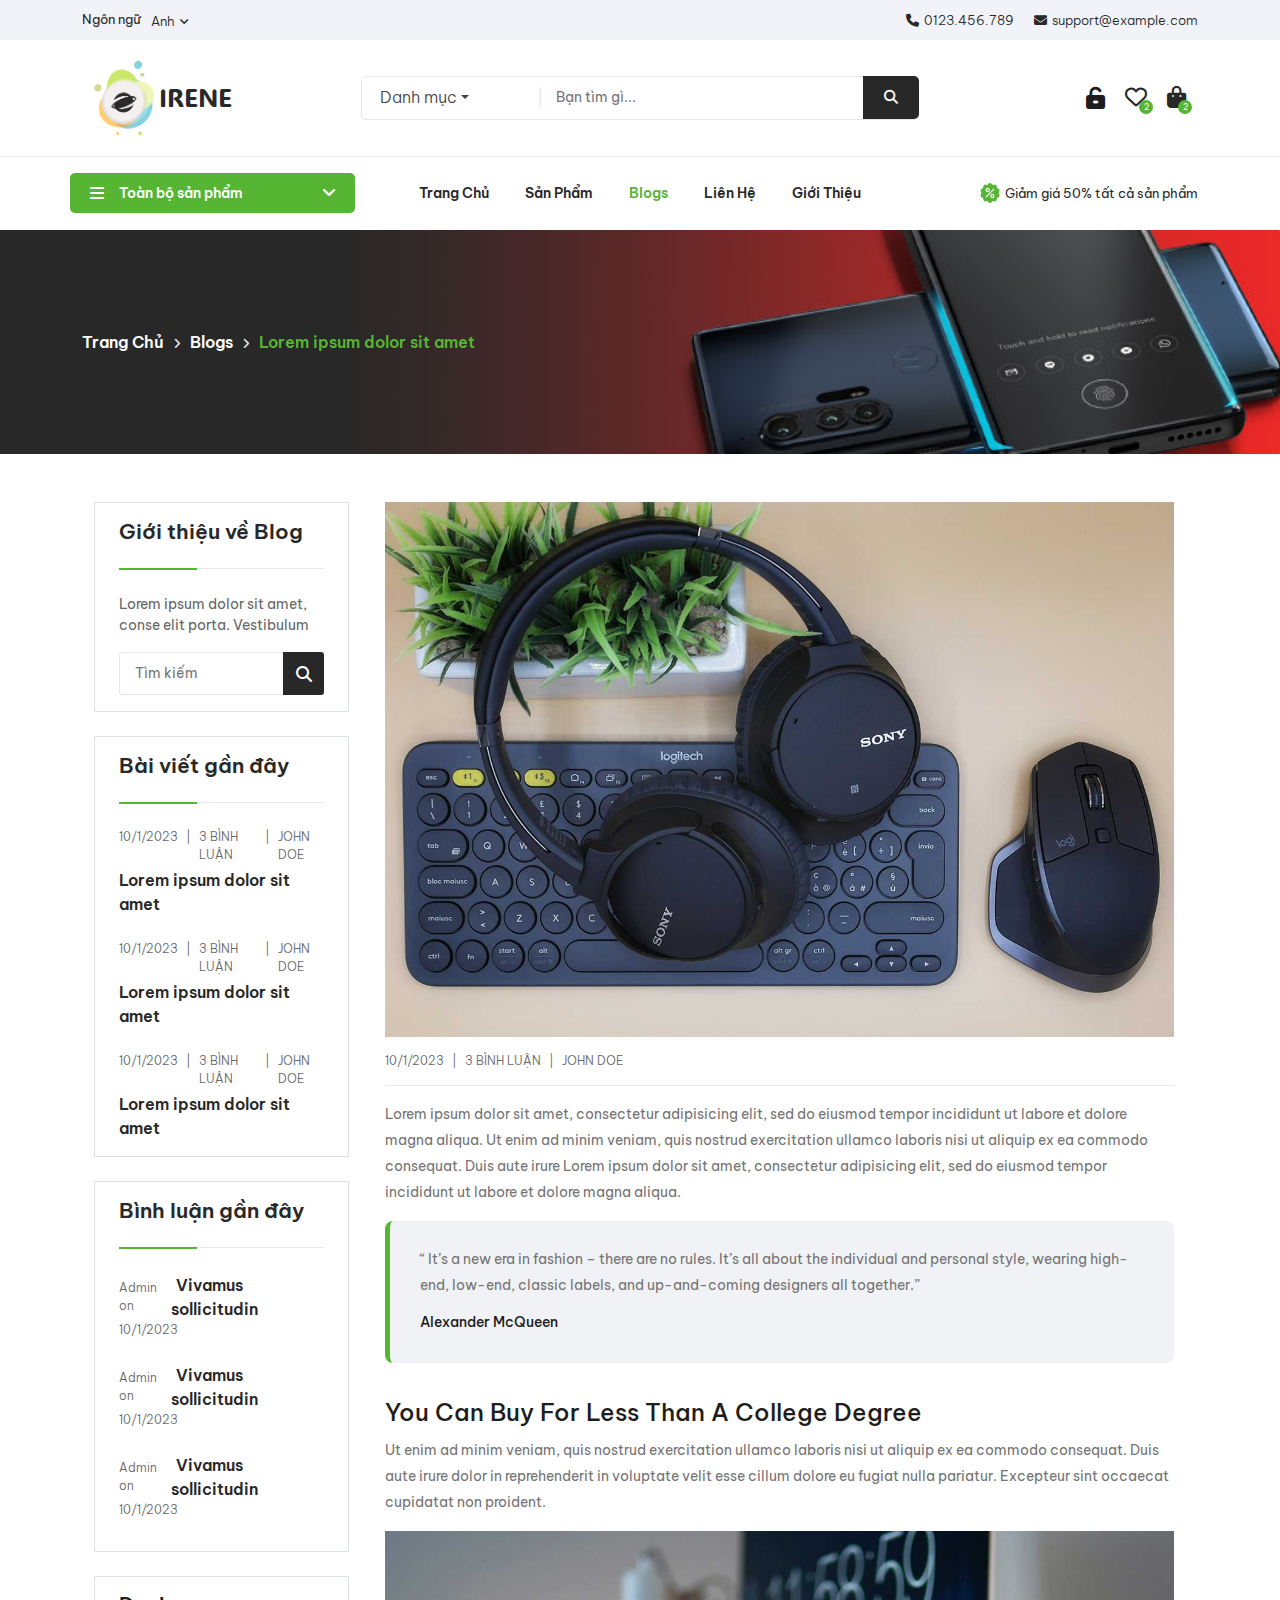
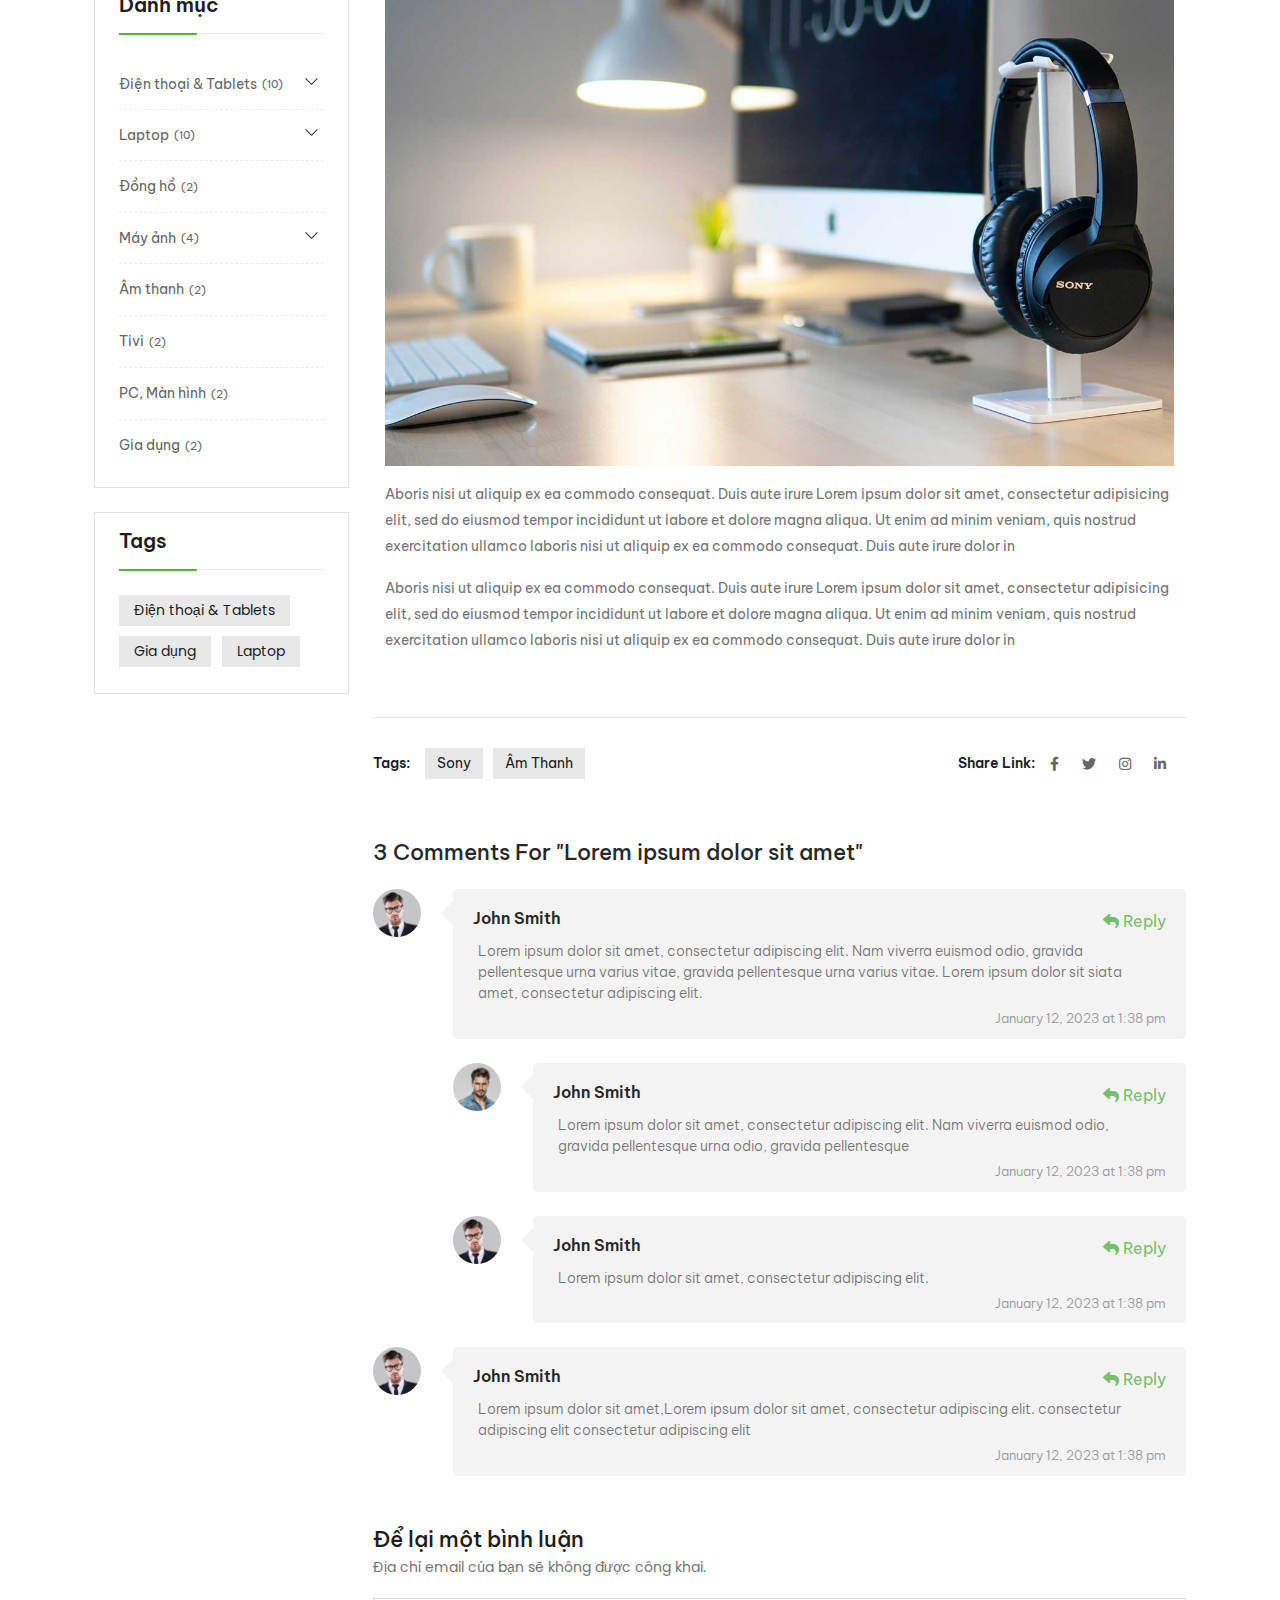
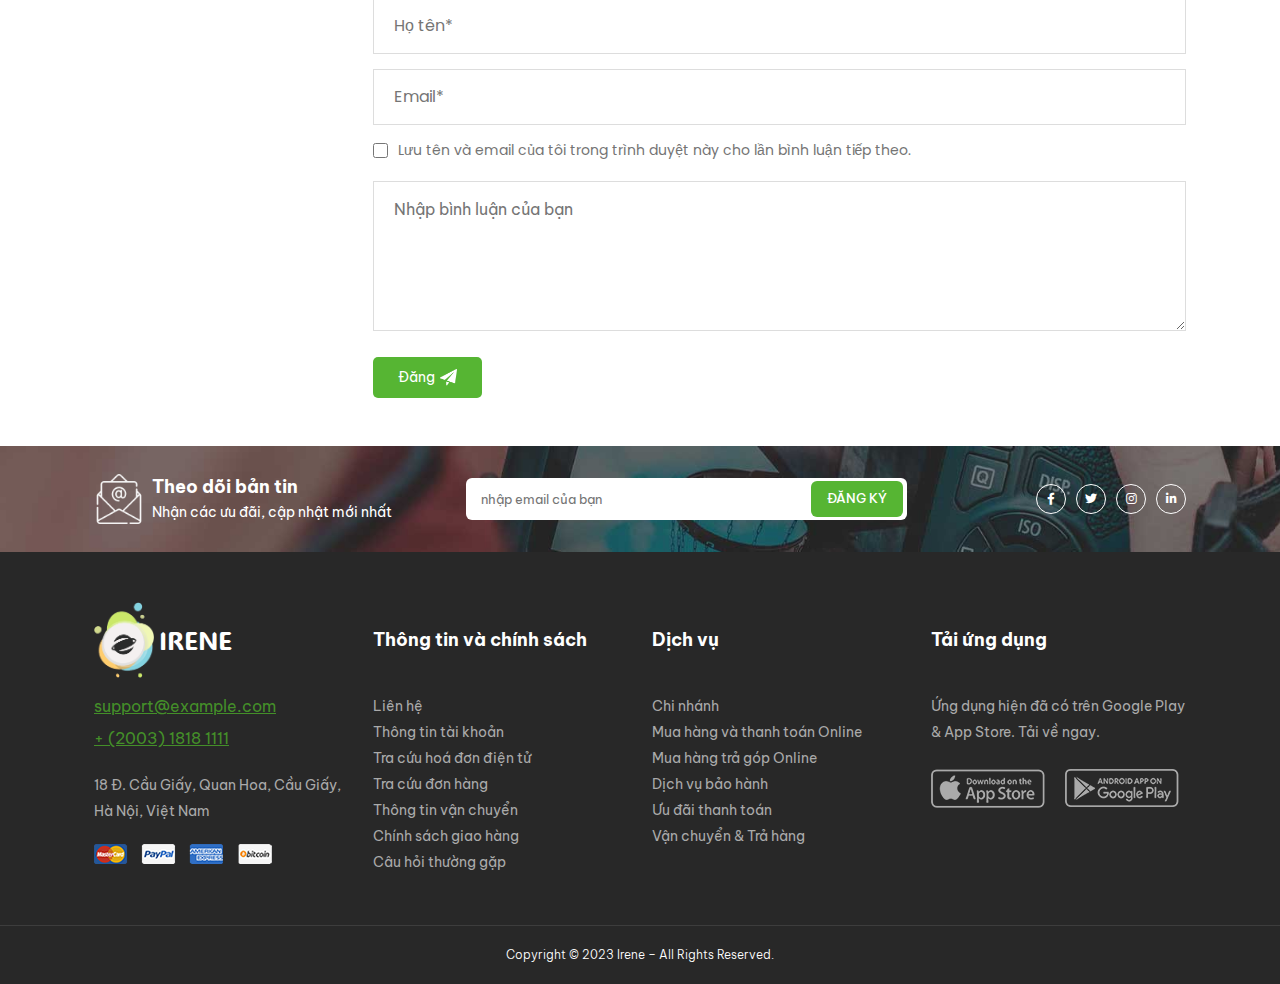
<file: blog-detail.html>
<!DOCTYPE html>
<html>

<head>
  <meta charset="utf-8">
  <title>demo-ecommerce-blog</title>
  <meta name="viewport" content="width=devie-width, initial-scale=1">
  <meta charset="UTF-8">
  <link rel="stylesheet" href="css/all.min.css">
  <link rel="stylesheet" href="css/bootstrap.min.css">
  <link rel="stylesheet" href="css/jquery-ui.min.css">
  <link rel="stylesheet" href="css/owl.carousel.min.css">
  <link rel="stylesheet" href="css/owl.theme.default.min.css">
  <link rel="stylesheet" href="css/style.css">
</head>

<body>
  <button onclick="topFunction()" id="myBtn" title="Go to top"><i class="fa-solid fa-angle-up"></i></button>
  <div id="header">
    <div class="container-fluid header-top">
      <div class="container d-flex justify-content-between">
        <div class="header-top-left d-flex align-items-center">
          <h6>Ngôn ngữ</h6>
          <div class="dropdown">
            <a class="dropbtn">Anh<i class="fa-solid fa-angle-down"></i></a>
            <div class="dropdown-content">
              <a href="#">Pháp</a>
              <a href="#">Trung Quốc</a>
              <a href="#">Bồ Đào Nha</a>
            </div>
          </div>
        </div>
        <ul class="header-top-right d-flex">
          <ul class="phone d-flex">
            <li><i class="fa-solid fa-phone"></i></li>
            <li><a href="#">0123.456.789</a></li>
          </ul>
          <ul class="mail d-flex">
            <li><i class="fa-solid fa-envelope"></i></li>
            <li><a href="#">support@example.com</a></li>
          </ul>
        </ul>
      </div>
    </div>
    <div class="container top-nav">
      <div class="row d-flex align-items-center">
        <div class="col-3 d-flex" id="logo">
          <img src="./img/logo-b_1 1.png" alt="" />
          <p>IRENE</p>
        </div>
        <div class="col-6 p-0 nav-search">
          <ul class="d-flex m-0 position-relative">
            <li>
              <div class="dropdown">
                <button class="btn btn-secondary dropdown-toggle" type="button" data-bs-toggle="dropdown"
                  aria-expanded="false">
                  Danh mục
                </button>
                <ul class="dropdown-menu">
                  <li><a class="dropdown-item" href="#">Điện thoại, Tablets</a></li>
                  <li><a class="dropdown-item" href="#">Laptop</a></li>
                  <li><a class="dropdown-item" href="#">Đồng hồ</a></li>
                  <li><a class="dropdown-item" href="#">Máy ảnh</a></li>
                  <li><a class="dropdown-item" href="#">Âm thanh</a></li>
                  <li><a class="dropdown-item" href="#">Tivi</a></li>
                  <li><a class="dropdown-item" href="#">PC, Màn hình</a></li>
                  <li><a class="dropdown-item" href="#">Gia dụng</a></li>
                </ul>
              </div>
            </li>

            <li><span>|</span></li>
            <li><input type="text" placeholder="Bạn tìm gì..." /></li>
            <li class="btn position-absolute">
              <div><i class="fa-solid fa-magnifying-glass"></i></div>
            </li>
          </ul>
        </div>
        <div class="col-3 nav-right-t d-flex">
          <ul class="d-flex h-full justify-end items-center">
            <li class="login">
              <button class="btn btn-primary" data-bs-target="#exampleModalToggle" data-bs-toggle="modal"><i
                  class="fa-solid fa-unlock-keyhole"></i>
              </button>
              <div class="modal fade" id="exampleModalToggle" aria-hidden="true"
                aria-labelledby="exampleModalToggleLabel" tabindex="-1">
                <div class="modal-dialog modal-dialog-centered">
                  <div class="modal-content">
                    <div class="modal-header">
                      <h1 class="modal-title fs-5" id="exampleModalToggleLabel">Login</h1>
                      <button type="button" class="btn-close" data-bs-dismiss="modal" aria-label="Close"></button>
                    </div>
                    <div class="modal-body">
                      <div>
                        <label class="d-flex">Username or email address</label>
                        <input class="w3-input w3-border" name="first" type="text">
                      </div>
                      <div>
                        <label class="d-flex">Password </label>
                        <input class="w3-input w3-border" name="first" type="text">
                      </div>
                      <div class="w3-check">
                        <input type="checkbox" checked="checked">
                        <label> Remember me </label></p>
                      </div>
                    </div>
                    <div class="modal-footer">
                      <button class="w-100">Sign In</button>
                      <ul class="d-flex justify-content-center">
                        <li><a href="#"><i class="fa-solid fa-key"></i>Lost your password?</a></li>
                        <li><a href="#"><i class="fa-regular fa-user"></i>Create an account</a></li>
                      </ul>
                    </div>
                  </div>
                </div>
              </div>
            </li>
            <li class="heart">
              <i class="fa-regular fa-heart"></i>
              <div class="tag">2</div>
            </li>
            <li class="shoppin">
              <i class="fa-solid fa-bag-shopping"></i>
              <div class="tag">2</div>
            </li>
          </ul>
        </div>
      </div>
    </div>
    <div class="line"></div>
    <div class="navbar container">
      <div class="row align-items-center">
        <div class="col-3 navbar-left">
          <div class="dropdown d-flex align-items-center justify-content-between w-100">
            <div class="d-flex align-items-center">
              <i class="fa-solid fa-bars"></i>
              <p>Toàn bộ sản phẩm</p>
            </div>
            <i class="fa-solid fa-angle-down"></i>
            <div class="dropdown-content">
              <ul>
                <li><a class="item" href="#"><img src="img/hot-sale.png" alt="">Khuyến mại</a></li>
                <li> <a class="item" href="#"><img src="img/badge.png" alt="">Top bán chạy</a></li>
                <li class="sub-dropdown d-flex align-items-center justify-content-between">
                  <a class="item" href="#"><img src="img/device.png" alt="">Điện thoại & Tablets</a>
                  <i class="fa-solid fa-angle-right"></i>
                  <div class="sub-dropdown-content">
                    <div class="bg-item-tablets">
                      <div class="d-flex">
                        <ul class="col-6">
                          <li class="title">Điện thoại</li>
                          <li><a href="#">Điện thoại Android</a></li>
                          <li><a href="#">Điện thoại iPhone</a></li>
                          <li><a href="#">Điện thoại Windows</a></li>
                          <ul class="sub">
                            <li class="sub-title">Phụ kiện điện thoại</li>
                            <li><a href="#">Ốp điện thoại</a></li>
                            <li><a href="#">Kính cường lực</a></li>
                            <li><a href="#">Dây sạc</a></li>
                          </ul>
                        </ul>
                        <ul class="col-6">
                          <li class="title">Tablets</li>
                          <li><a href="#">Tablets Android</a></li>
                          <li><a href="#">iPad</a></li>
                          <ul class="sub">
                            <li class="sub-title">Phụ kiện Tablets</li>
                            <li><a href="#">Kính cường lực</a></li>
                            <li><a href="#">Dây sạc</a></li>
                          </ul>
                        </ul>
                      </div>

                    </div>
                  </div>
                </li>
                <li class="sub-dropdown d-flex align-items-center justify-content-between">
                  <a class="item" href="#"><img src="img/device.png" alt="">Laptop</a>
                  <i class="fa-solid fa-angle-right"></i>
                  <div class="sub-dropdown-content">
                    <div class="d-flex item-laptop">
                      <ul class="col-6">
                        <li class="title">Laptop</li>
                        <li class="sub-title">Kích thước màn hình</li>
                        <li><a href="#">Laptop 12 inch</a></li>
                        <li><a href="#">Laptop 13 inch</a></li>
                        <li><a href="#">Laptop 14 inch</a></li>
                        <li><a href="#">Laptop 15.6 inch</a></li>
                        <li><a href="#">Laptop 16 inch</a></li>
                        <ul class="sub">
                          <li class="sub-title">Loại chip</li>
                          <li><a href="#">Laptop core i3</a></li>
                          <li><a href="#">Laptop core i5</a></li>
                          <li><a href="#">Laptop core i7</a></li>
                          <li><a href="#">Laptop core i9</a></li>

                        </ul>
                      </ul>
                      <ul class="col-6 bg-item-laptop position-relative">
                        <div class="content position-absolute">
                          <p>Sắp ra mắt</p>
                          <h5>MacBook pro<br> 17 inch</h5>
                          <button id="button">mua ngay</button>
                        </div>
                      </ul>
                    </div>
                  </div>
                </li>
                <!-- <li><a class="item" href="#"><img src="img/laptop.png" alt="">Laptop</a></li> -->
                <li><a class="item" href="#"><img src="img/smartwatch.png" alt="">Đồng hồ</a></li>
                <li class="sub-dropdown d-flex align-items-center justify-content-between">
                  <a class="item" href="#"><img src="img/device.png" alt="">Máy ảnh</a>
                  <i class="fa-solid fa-angle-right"></i>
                  <div class="sub-dropdown-content">
                    <div class="bg-item-camera">
                      <div class="d-flex">
                        <ul class="col-6">
                          <li class="title">Điện thoại</li>
                          <li><a href="#">Điện thoại Android</a></li>
                          <li><a href="#">Điện thoại iPhone</a></li>
                          <li><a href="#">Điện thoại Windows</a></li>
                          <ul class="sub">
                            <li class="sub-title">Phụ kiện điện thoại</li>
                            <li><a href="#">Ốp điện thoại</a></li>
                            <li><a href="#">Kính cường lực</a></li>
                            <li><a href="#">Dây sạc</a></li>
                          </ul>
                        </ul>
                        <ul class="col-6">
                          <li class="title">Tablets</li>
                          <li><a href="#">Tablets Android</a></li>
                          <li><a href="#">iPad</a></li>
                          <ul class="sub">
                            <li class="sub-title">Phụ kiện Tablets</li>
                            <li><a href="#">Kính cường lực</a></li>
                            <li><a href="#">Dây sạc</a></li>
                          </ul>
                        </ul>
                      </div>
                    </div>
                  </div>
                </li>
                <!-- <li><a class="item" href="#"><img src="img/camera.png" alt="">Máy ảnh</a></li> -->
                <li><a class="item" href="#"><img src="img/headphones.png" alt="">Âm thanh</a></li>
                <li><a class="item" href="#"><img src="img/television.png" alt="">Tivi</a></li>
                <li><a class="item" href="#"><img src="img/computer.png" alt="">PC, Màn hình</a></li>
                <li><a class="item" href="#"><img src="img/home-appliance.png" alt="">Gia dụng</a></li>
              </ul>
            </div>
          </div>
        </div>
        <div class="col-lg-6 col-3 navbar-link">
          <nav class="navbar navbar-expand-lg">
            <button class="navbar-toggler" type="button" data-bs-toggle="offcanvas" data-bs-target="#offcanvasNavbar"
              aria-controls="offcanvasNavbar" aria-label="Toggle navigation">
              <span class="navbar-toggler-icon"></span>
            </button>
            <div class="offcanvas offcanvas-start" tabindex="-1" id="offcanvasNavbar"
              aria-labelledby="offcanvasNavbarLabel">
              <div class="offcanvas-header">
                <div class="d-flex" id="logo">
                  <img src="./img/logo-b_1 1.png" alt="">
                  <p>IRENE</p>
                </div>
                <button type="button" class="btn-close" data-bs-dismiss="offcanvas" aria-label="Close"></button>
              </div>
              <div class="offcanvas-body justify-content-center">
                <div class="nav-search">
                  <ul class="d-flex m-0 position-relative">
                    <li><input type="text" placeholder="Bạn tìm gì..."></li>
                    <li class="btn position-absolute">
                      <div><i class="fa-solid fa-magnifying-glass"></i></div>
                    </li>
                  </ul>
                </div>
                <div class="content">
                  <ul class="nav navbar-nav">
                    <li class="nav-item"><a href="./index.html" class="nav-link ">Trang chủ</a></li>
                    <li class="nav-item"><a href="./shop.html" class="nav-link ">Sản phẩm</a></li>
                    <li class="nav-item"><a href="./blog.html" class="nav-link active">Blogs</a></li>
                    <li class="nav-item"><a href="./contact.html" class="nav-link">Liên hệ</a></li>
                    <li class="nav-item"><a href="./about.html" class="nav-link ">Giới thiệu</a></li>
                  </ul>
                  <div class="header-mobile-bottom">
                    <aside class="widget_block">
                      <div>
                        <img src="img/sale.png" alt="">
                        <strong>HOTLINE <span class="text-theme">(2003) 1818 1111</span></strong>
                      </div>
                    </aside>
                    <aside class="widget_block-2">
                      <p>18 Đ. Cầu Giấy, Quan Hoa, Cầu Giấy, Hà Nội, Việt Nam</p>
                    </aside>
                    <aside class="widget_goal_socials_widget">
                      <div class="social-footer col-lg-4 col-12 my-2 order-lg-3 order-2 d-flex justify-content-end">
                        <a href="#"><i class="fa-brands fa-facebook-f"></i></a>
                        <a href="#"><i class="fa-brands fa-twitter"></i></a>
                        <a href="#"><i class="fa-brands fa-instagram"></i></a>
                        <a href="#"><i class="fa-brands fa-linkedin-in"></i></a>
                      </div>
                    </aside>
                  </div>

                </div>
              </div>
            </div>
          </nav>
        </div>
        <div class="col-6 d-flex" id="logo">
          <img src="./img/logo-b_1 1.png" alt="">
          <p>IRENE</p>
        </div>
        <div class="col-3 nav-right-t d-flex">
          <div class="d-flex login justify-content-end">
            <button type="button" class="btn btn-primary" data-bs-toggle="modal" data-bs-target="#exampleModal">
              <i class="fa-solid fa-unlock-keyhole"></i>
            </button>

            <!-- Modal -->
            <div class="modal fade" id="exampleModal" tabindex="-1" aria-labelledby="exampleModalLabel"
              aria-hidden="true">
              <div class="modal-dialog">
                <div class="modal-content">
                  <div class="modal-header">
                    <h1 class="modal-title fs-5" id="exampleModalToggleLabel">Login</h1>
                    <button type="button" class="btn-close" data-bs-dismiss="modal" aria-label="Close"></button>
                  </div>
                  <div class="modal-body">
                    <div>
                      <label class="d-flex">Username or email address</label>
                      <input class="w3-input w3-border" name="first" type="text">
                    </div>
                    <div>
                      <label class="d-flex">Password </label>
                      <input class="w3-input w3-border" name="first" type="text">
                    </div>
                    <div class="w3-check">
                      <input type="checkbox" checked="checked">
                      <label> Remember me </label>
                      <p></p>
                    </div>
                  </div>
                  <div class="modal-footer">
                    <button class="w-100">Sign In</button>
                    <ul class="d-flex justify-content-center">
                      <li><a href="#"><i class="fa-solid fa-key"></i>Lost your password?</a></li>
                      <li><a href="#"><i class="fa-regular fa-user"></i>Create an account</a></li>
                    </ul>
                  </div>
                </div>
              </div>
            </div>
          </div>
        </div>
        <div class="col-3 d-flex navbar-right">
          <img src="img/discount.png" alt="">
          <p>Giảm giá 50% tất cả sản phẩm</p>
        </div>
      </div>
    </div>
    <div class="container-fluid bg-hero-header">
      <div class="container hero-header">
        <div class="row">
          <ul class="d-flex align-items-center p-0">
            <li><a href="./index.html">Trang Chủ</a></li>
            <li><i class="fa-solid fa-angle-right"></i></li>
            <li><a href="./index.html">Blogs</a></li>
            <li><i class="fa-solid fa-angle-right"></i></li>
            <li><a class="active" href="#">Lorem ipsum dolor sit amet</a></li>
          </ul>
        </div>
      </div>
    </div>
  </div>
  <div class="container body">
    <div class="row">
      <nav class="col-lg-3 sidebar-left navbar navbar-expand-lg my-5 align-items-start pt-0">
        <button class="navbar-toggler" type="button" data-bs-toggle="offcanvas" data-bs-target="#navbarOffcanvasLg"
          aria-controls="navbarOffcanvasLg" aria-label="Toggle navigation">
          <span class="navbar-toggler-icon"></span>
        </button>
        <div class="offcanvas offcanvas-start" tabindex="-1" id="navbarOffcanvasLg"
          aria-labelledby="navbarOffcanvasLgLabel">
          <div class="offcanvas-header">
            <h3>Close</h3>
            <button type="button" class="btn-close" data-bs-dismiss="offcanvas" aria-label="Close"></button>
          </div>
          <div class="sidebar" style="padding: 0 12px;">
            <div class="search border mb-4 py-3 px-4">
              <div class="section-title-blog">
                <h1>Giới thiệu về Blog</h1>
                <div class="d-flex pt-3 mb-4">
                  <div class="line-1"></div>
                  <div class="line-2"></div>
                </div>
                <p>Lorem ipsum dolor sit amet, conse elit porta. Vestibulum</p>
              </div>
              <div class="list">
                <div class="search-input">
                  <input type="text" placeholder="Tìm kiếm">
                  <i class="fa-solid fa-magnifying-glass"></i>
                </div>
              </div>
            </div>
            <div class="recent-posts border mb-4 py-3 px-4">
              <div class="section-title-blog">
                <h1>Bài viết gần đây</h1>
                <div class="d-flex pt-3 mb-4">
                  <div class="line-1"></div>
                  <div class="line-2"></div>
                </div>
              </div>
              <div class="list">
                <div class="item mt-3">
                  <ul class="d-flex my-1">
                    <li>10/1/2023</li>
                    <li class="px-2">|</li>
                    <li>3 BÌNH LUẬN</li>
                    <li class="px-2">|</li>
                    <li> JOHN DOE</li>
                  </ul>
                  <a href="./blog-detail.html">
                    Lorem ipsum dolor sit amet</a>
                </div>
                <div class="item mt-4">
                  <ul class="d-flex my-1">
                    <li>10/1/2023</li>
                    <li class="px-2">|</li>
                    <li>3 BÌNH LUẬN</li>
                    <li class="px-2">|</li>
                    <li> JOHN DOE</li>
                  </ul>
                  <a href="./blog-detail.html">
                    Lorem ipsum dolor sit amet</a>
                </div>
                <div class="item mt-4">
                  <ul class="d-flex my-1">
                    <li>10/1/2023</li>
                    <li class="px-2">|</li>
                    <li>3 BÌNH LUẬN</li>
                    <li class="px-2">|</li>
                    <li> JOHN DOE</li>
                  </ul>
                  <a href="./blog-detail.html">
                    Lorem ipsum dolor sit amet</a>
                </div>
              </div>
            </div>
            <div class="recent-comments border mb-4 py-3 px-4">
              <div class="section-title-blog">
                <h1>Bình luận ​gần đây</h1>
                <div class="d-flex pt-3 mb-4">
                  <div class="line-1"></div>
                  <div class="line-2"></div>
                </div>
              </div>
              <div class="list">
                <div class="item mt-4">
                  <ul class="d-flex align-items-center p-0 m-0">
                    <li>Admin on</li>
                    <li><a href="./blog-detail.html">Vivamus sollicitudin</a></li>
                  </ul>
                  <p>10/1/2023</p>
                </div>
                <div class="item mt-4">
                  <ul class="d-flex align-items-center p-0 m-0">
                    <li>Admin on</li>
                    <li><a href="./blog-detail.html">Vivamus sollicitudin</a></li>
                  </ul>
                  <p>10/1/2023</p>
                </div>
                <div class="item mt-4">
                  <ul class="d-flex align-items-center p-0 m-0">
                    <li>Admin on</li>
                    <li><a href="./blog-detail.html">Vivamus sollicitudin</a></li>
                  </ul>
                  <p>10/1/2023</p>
                </div>
              </div>
            </div>
            <div class="categories border mb-4 py-3 px-4">
              <div class="section-title-shop">
                <h1>Danh mục</h1>
                <div class="d-flex pt-3 mb-4">
                  <div class="line-1"></div>
                  <div class="line-2"></div>
                </div>
              </div>
              <div class="list">
                <div class="accordion accordion-flush" id="accordionFlushExample">
                  <div class="accordion-item">
                    <h2 class="accordion-header" id="flush-headingOne">
                      <button class="accordion-button collapsed" type="button" data-bs-toggle="collapse"
                        data-bs-target="#flush-collapseOne" aria-expanded="false" aria-controls="flush-collapseOne">
                        Điện thoại & Tablets <span>(10)</span>
                      </button>
                    </h2>
                    <div id="flush-collapseOne" class="accordion-collapse collapse" aria-labelledby="flush-headingOne"
                      data-bs-parent="#accordionFlushExample">
                      <div class="accordion-body p-0">
                        <div class="item">
                          <a href="#" class="d-flex align-items-center">Điện thoại Windows <span>(2)</span></a>
                        </div>
                        <div class="item">
                          <a href="#" class="d-flex align-items-center">Điện thoại iPhone <span>(2)</span></a>
                        </div>
                        <div class="item">
                          <a href="#" class="d-flex align-items-center">Điện thoại Android <span>(2)</span></a>
                        </div>
                        <div class="item">
                          <a href="#" class="d-flex align-items-center">Tablets Android <span>(2)</span></a>
                        </div>
                        <div class="item">
                          <a href="#" class="d-flex align-items-center">iPad <span>(2)</span></a>
                        </div>
                      </div>
                    </div>
                  </div>
                  <div class="accordion-item">
                    <h2 class="accordion-header" id="flush-headingTwo">
                      <button class="accordion-button collapsed" type="button" data-bs-toggle="collapse"
                        data-bs-target="#flush-collapseTwo" aria-expanded="false" aria-controls="flush-collapseTwo">
                        Laptop <span>(10)</span>
                      </button>
                    </h2>
                    <div id="flush-collapseTwo" class="accordion-collapse collapse" aria-labelledby="flush-headingTwo"
                      data-bs-parent="#accordionFlushExample">
                      <div class="accordion-body p-0">
                        <div class="item">
                          <a href="#" class="d-flex align-items-center">Laptop 12 inch <span>(2)</span></a>
                        </div>
                        <div class="item">
                          <a href="#" class="d-flex align-items-center">Laptop 13 inch<span>(2)</span></a>
                        </div>
                        <div class="item">
                          <a href="#" class="d-flex align-items-center">Laptop 14 inch <span>(2)</span></a>
                        </div>
                        <div class="item">
                          <a href="#" class="d-flex align-items-center">Laptop 15.6 inch <span>(2)</span></a>
                        </div>
                        <div class="item">
                          <a href="#" class="d-flex align-items-center">Laptop 16 inch <span>(2)</span></a>
                        </div>
                      </div>
                    </div>
                  </div>
                  <div class="item">
                    <a href="#" class="d-flex align-items-center">Đồng hồ <span>(2)</span></a>
                  </div>
                  <div class="accordion-item">
                    <h2 class="accordion-header" id="flush-headingThree">
                      <button class="accordion-button collapsed" type="button" data-bs-toggle="collapse"
                        data-bs-target="#flush-collapseThree" aria-expanded="false" aria-controls="flush-collapseThree">
                        Máy ảnh <span>(4)</span>
                      </button>
                    </h2>
                    <div id="flush-collapseThree" class="accordion-collapse collapse"
                      aria-labelledby="flush-headingThree" data-bs-parent="#accordionFlushExample">
                      <div class="accordion-body p-0">
                        <div class="item">
                          <a href="#" class="d-flex align-items-center">Máy ảnh Canon <span>(2)</span></a>
                        </div>
                        <div class="item">
                          <a href="#" class="d-flex align-items-center"> Máy ảnh Fujifilm <span>(2)</span></a>
                        </div>
                      </div>
                    </div>
                  </div>
                  <div class="item">
                    <a href="#" class="d-flex align-items-center">Âm thanh <span>(2)</span></a>
                  </div>
                  <div class="item">
                    <a href="#" class="d-flex align-items-center">Tivi <span>(2)</span></a>
                  </div>
                  <div class="item">
                    <a href="#" class="d-flex align-items-center">PC, Màn hình <span>(2)</span></a>
                  </div>
                  <div class="item">
                    <a href="#" class="d-flex align-items-center">Gia dụng <span>(2)</span></a>
                  </div>
                </div>
              </div>
            </div>
            <div class="pr-tags border mb-4 py-3 px-4">
              <div class="section-title-shop">
                <h1>Tags</h1>
                <div class="d-flex pt-3 mb-4">
                  <div class="line-1"></div>
                  <div class="line-2"></div>
                </div>
              </div>
              <div class="list">
                <a href="#">Điện thoại & Tablets</a>
                <a href="#">Gia dụng</a>
                <a href="#">Laptop</a>
              </div>
            </div>
          </div>
        </div>
      </nav>
      <div class="col-lg-9 col-12 my-5 post">
        <div class="row">
          <img src="./img/blog-01.jpeg" alt="" class="w-100" />
          <ul class="top-info d-flex">
            <li>10/1/2023</li>
            <li class="px-2">|</li>
            <li>3 BÌNH LUẬN</li>
            <li class="px-2">|</li>
            <li> JOHN DOE</li>
          </ul>
          <div class="content-blog">
            <div class="line"></div>
            <p>
              Lorem ipsum dolor sit amet, consectetur adipisicing elit, sed do eiusmod tempor incididunt ut labore et
              dolore magna aliqua. Ut enim ad minim veniam, quis nostrud exercitation ullamco laboris nisi ut aliquip ex
              ea commodo consequat. Duis aute irure Lorem ipsum dolor sit amet, consectetur adipisicing elit, sed do
              eiusmod tempor incididunt ut labore et dolore magna aliqua.
            </p>
            <div class="quote">
              <p>“ It’s a new era in fashion – there are no rules. It’s all about the individual and personal style,
                wearing high-end, low-end, classic labels, and up-and-coming designers all together.”</p>
              <h1>Alexander McQueen</h1>
            </div>
            <h2>You Can Buy For Less Than A College Degree</h2>
            <p>Ut enim ad minim veniam, quis nostrud exercitation ullamco laboris nisi ut aliquip ex ea commodo
              consequat.
              Duis aute irure dolor in reprehenderit in voluptate velit esse cillum dolore eu fugiat nulla pariatur.
              Excepteur sint occaecat cupidatat non proident.</p>
            <img src="./img/blog-03.jpeg" alt="">
            <p>Aboris nisi ut aliquip ex ea commodo consequat. Duis aute irure Lorem ipsum dolor sit amet, consectetur
              adipisicing elit, sed do eiusmod tempor incididunt ut labore et dolore magna aliqua. Ut enim ad minim
              veniam, quis nostrud exercitation ullamco laboris nisi ut aliquip ex ea commodo consequat. Duis aute irure
              dolor in</p>
            <p>Aboris nisi ut aliquip ex ea commodo consequat. Duis aute irure Lorem ipsum dolor sit amet, consectetur
              adipisicing elit, sed do eiusmod tempor incididunt ut labore et dolore magna aliqua. Ut enim ad minim
              veniam, quis nostrud exercitation ullamco laboris nisi ut aliquip ex ea commodo consequat. Duis aute irure
              dolor in</p>
          </div>
        </div>
        <div class="line mt-5"></div>
        <ul class="tag-social">
          <ul>
            <li>
              <h1>Tags:</h1>
            </li>
            <li class="tag">Sony</li>
            <li class="tag">Âm Thanh</li>
          </ul>
          <ul>
            <li>
              <h1>Share Link:</h1>
            </li>
            <li class="social">
              <a href="#" data-toggle="tooltip" data-placement="top" title="Share on Facebook">
                <i class="fa-brands fa-facebook-f"></i>
              </a>
              <a href="#" data-toggle="tooltip" data-placement="top" title="Share on Twitter">
                <i class="fa-brands fa-twitter"></i>
              </a>
              <a href="#" data-toggle="tooltip" data-placement="top" title="Share on Instagram">
                <i class="fa-brands fa-instagram"></i>
              </a>
              <a href="#" data-toggle="tooltip" data-placement="top" title="Share on Linkedin">
                <i class="fa-brands fa-linkedin-in"></i>
              </a>
            </li>
          </ul>
        </ul>
        <div class="comments">
          <h1>3 Comments For "Lorem ipsum dolor sit amet"</h1>
          <div class="item d-flex mt-4">
            <img src="./img/avatar-2.jpeg" alt="">
            <div class="arrow"></div>
            <div class="content">
              <div class="d-flex justify-content-between">
                <h2>John Smith</h2>
                <div class="reply">
                  <i class="fa-solid fa-reply"></i>
                  Reply
                </div>
              </div>
              <p>Lorem ipsum dolor sit amet,
                consectetur adipiscing elit. Nam viverra euismod odio, gravida
                pellentesque urna varius vitae, gravida pellentesque urna varius vitae. Lorem ipsum dolor sit siata
                amet, consectetur adipiscing elit.</p>
              <span class="d-flex justify-content-end">
                January 12, 2023 at 1:38 pm</span>
            </div>
          </div>
          <div class="item d-flex mt-4" style="padding-left: 80px;">
            <img src="./img/avatar.jpeg" alt="">
            <div class="arrow">
            </div>
            <div class="content">
              <div class="d-flex justify-content-between">
                <h2>John Smith</h2>
                <div class="reply">
                  <i class="fa-solid fa-reply"></i>
                  Reply
                </div>
              </div>
              <p>Lorem ipsum dolor sit amet, consectetur adipiscing elit. Nam viverra euismod odio, gravida pellentesque
                urna odio, gravida pellentesque</p>
              <span class="d-flex justify-content-end">
                January 12, 2023 at 1:38 pm</span>
            </div>
          </div>
          <div class="item d-flex mt-4" style="padding-left: 80px;">
            <img src="./img/avatar-2.jpeg" alt="">
            <div class="arrow">
            </div>
            <div class="content">
              <div class="d-flex justify-content-between">
                <h2>John Smith</h2>
                <div class="reply">
                  <i class="fa-solid fa-reply"></i>
                  Reply
                </div>
              </div>
              <p>Lorem ipsum dolor sit amet,
                consectetur adipiscing elit. </p>
              <span class="d-flex justify-content-end">
                January 12, 2023 at 1:38 pm</span>
            </div>
          </div>
          <div class="item d-flex mt-4">
            <img src="./img/avatar-2.jpeg" alt="">
            <div class="arrow">
            </div>
            <div class="content">
              <div class="d-flex justify-content-between">
                <h2>John Smith</h2>
                <div class="reply">
                  <i class="fa-solid fa-reply"></i>
                  Reply
                </div>
              </div>
              <p>Lorem ipsum dolor sit amet,Lorem ipsum dolor sit amet, consectetur adipiscing elit.
                consectetur adipiscing elit consectetur adipiscing elit</p>
              <span class="d-flex justify-content-end">
                January 12, 2023 at 1:38 pm</span>
            </div>
          </div>
        </div>
        <div class="cmt">
          <h1>Để lại một bình luận</h1>
          <p>Địa chỉ email của bạn sẽ không được công khai.</p>
          <ul>
            <li><input type="text" placeholder="Họ tên*"></li>
            <li><input type="text" placeholder="Email*"></li>
            <li class="d-flex remember"><input type="checkbox">
              <label for="vehicle1"> Lưu tên và email của tôi trong trình duyệt này cho lần bình luận tiếp
                theo.</label>
            </li>
            <li class=""><textarea type="text" placeholder="Nhập bình luận của bạn"></textarea></li>
          </ul>
          <button class="d-flex align-items-center" id="button">Đăng<img src="img/paper-plane.png" alt=""></button>
        </div>
      </div>
    </div>
  </div>

  <div class="container-fluid bg-footer-top">
    <div class="container">
      <div class="row align-items-center">
        <div class="col-lg-4 col-12 my-2 order-1">
          <div class="email d-flex align-items-center">
            <img src="img/email.png" alt="" />
            <div class="content ms-2">
              <h1>Theo dõi bản tin</h1>
              <p>Nhận các ưu đãi, cập nhật mới nhất</p>
            </div>
          </div>
        </div>
        <div class="col-lg-5 col-12 my-2 order-lg-2 order-3">
          <div class="input d-flex">
            <input type="text" placeholder="nhập email của bạn" />
            <button id="button">Đăng ký</button>
          </div>
        </div>
        <div class="social-footer col-lg-3 col-12 my-2 order-lg-3 order-2 d-flex justify-content-end">
          <a href="#"><i class="fa-brands fa-facebook-f"></i></a>
          <a href="#"><i class="fa-brands fa-twitter"></i></a>
          <a href="#"><i class="fa-brands fa-instagram"></i></a>
          <a href="#"><i class="fa-brands fa-linkedin-in"></i></a>
        </div>
      </div>
    </div>
  </div>
  <div class="container-fluid d-flex bg-footer">
    <div class="container footer">
      <div class="row">
        <div class="col-lg-3 col-md-6 col-sm-12 info">
          <div class="d-flex" id="logo">
            <img src="./img/logo-b_1 1.png" alt="">
            <p>IRENE</p>
          </div>
          <ul class="mt-3">
            <li class="mb-2">
              <a class="email">support@example.com</a>
            </li>
            <li>
              <a class="phone">+ (2003) 1818 1111</a>
            </li>
          </ul>
          <p>18 Đ. Cầu Giấy, Quan Hoa, Cầu Giấy, Hà Nội, Việt Nam</p>
          <img src="img/pay.png" alt="">
        </div>
        <div class="col-lg-3 col-md-6 col-sm-12 account">
          <span>Thông tin và chính sách</span>
          <ul class="mt-3">
            <li>
              <a href="#">Liên hệ</a>
            </li>
            <li>
              <a href="#">Thông tin tài khoản</a>
            </li>
            <li>
              <a href="#">Tra cứu hoá đơn điện tử</a>
            </li>
            <li>
              <a href="#">Tra cứu đơn hàng</a>
            </li>
            <li>
              <a href="#">Thông tin vận chuyển</a>
            </li>
            <li>
              <a href="#">Chính sách giao hàng</a>
            </li>
            <li>
              <a href="#">Câu hỏi thường gặp</a>
            </li>
          </ul>
        </div>
        <div class="col-lg-3 col-md-6 col-sm-12 our-services">
          <span>Dịch vụ</span>
          <ul class="mt-3">
            <li>
              <a href="#">Chi nhánh</a>
            </li>
            <li>
              <a href="#">Mua hàng và thanh toán Online</a>
            </li>
            <li>
              <a href="#">Mua hàng trả góp Online</a>
            </li>
            <li>
              <a href="#">Dịch vụ bảo hành</a>
            </li>
            <li>
              <a href="#">Ưu đãi thanh toán</a>
            </li>
            <li>
              <a href="#">Vận chuyển & Trả hàng</a>
            </li>
          </ul>
        </div>
        <div class="col-lg-3 col-md-6 col-sm-12 Download">
          <span>Tải ứng dụng</span>
          <p class="mt-3">
            Ứng dụng hiện đã có trên Google Play & App Store. Tải về ngay.
          </p>
          <ul class="d-flex mt-4 img-app">
            <li><img src="img/app-01.png" alt="" /></li>
            <li><img src="img/app-02.png" alt="" /></li>
          </ul>
        </div>
      </div>
    </div>

  </div>
  <div class="copyright">
    Copyright © 2023 Irene – All Rights Reserved.
  </div>
  <script src="js/jquery-3.7.0.min.js"></script>
  <script src="js/jquery-ui.min.js"></script>
  <script src="js/bootstrap.bundle.min.js"></script>
  <script src="js/owl.carousel.min.js"></script>
  <script src="js/style.js"></script>
</body>

</html>
</file>
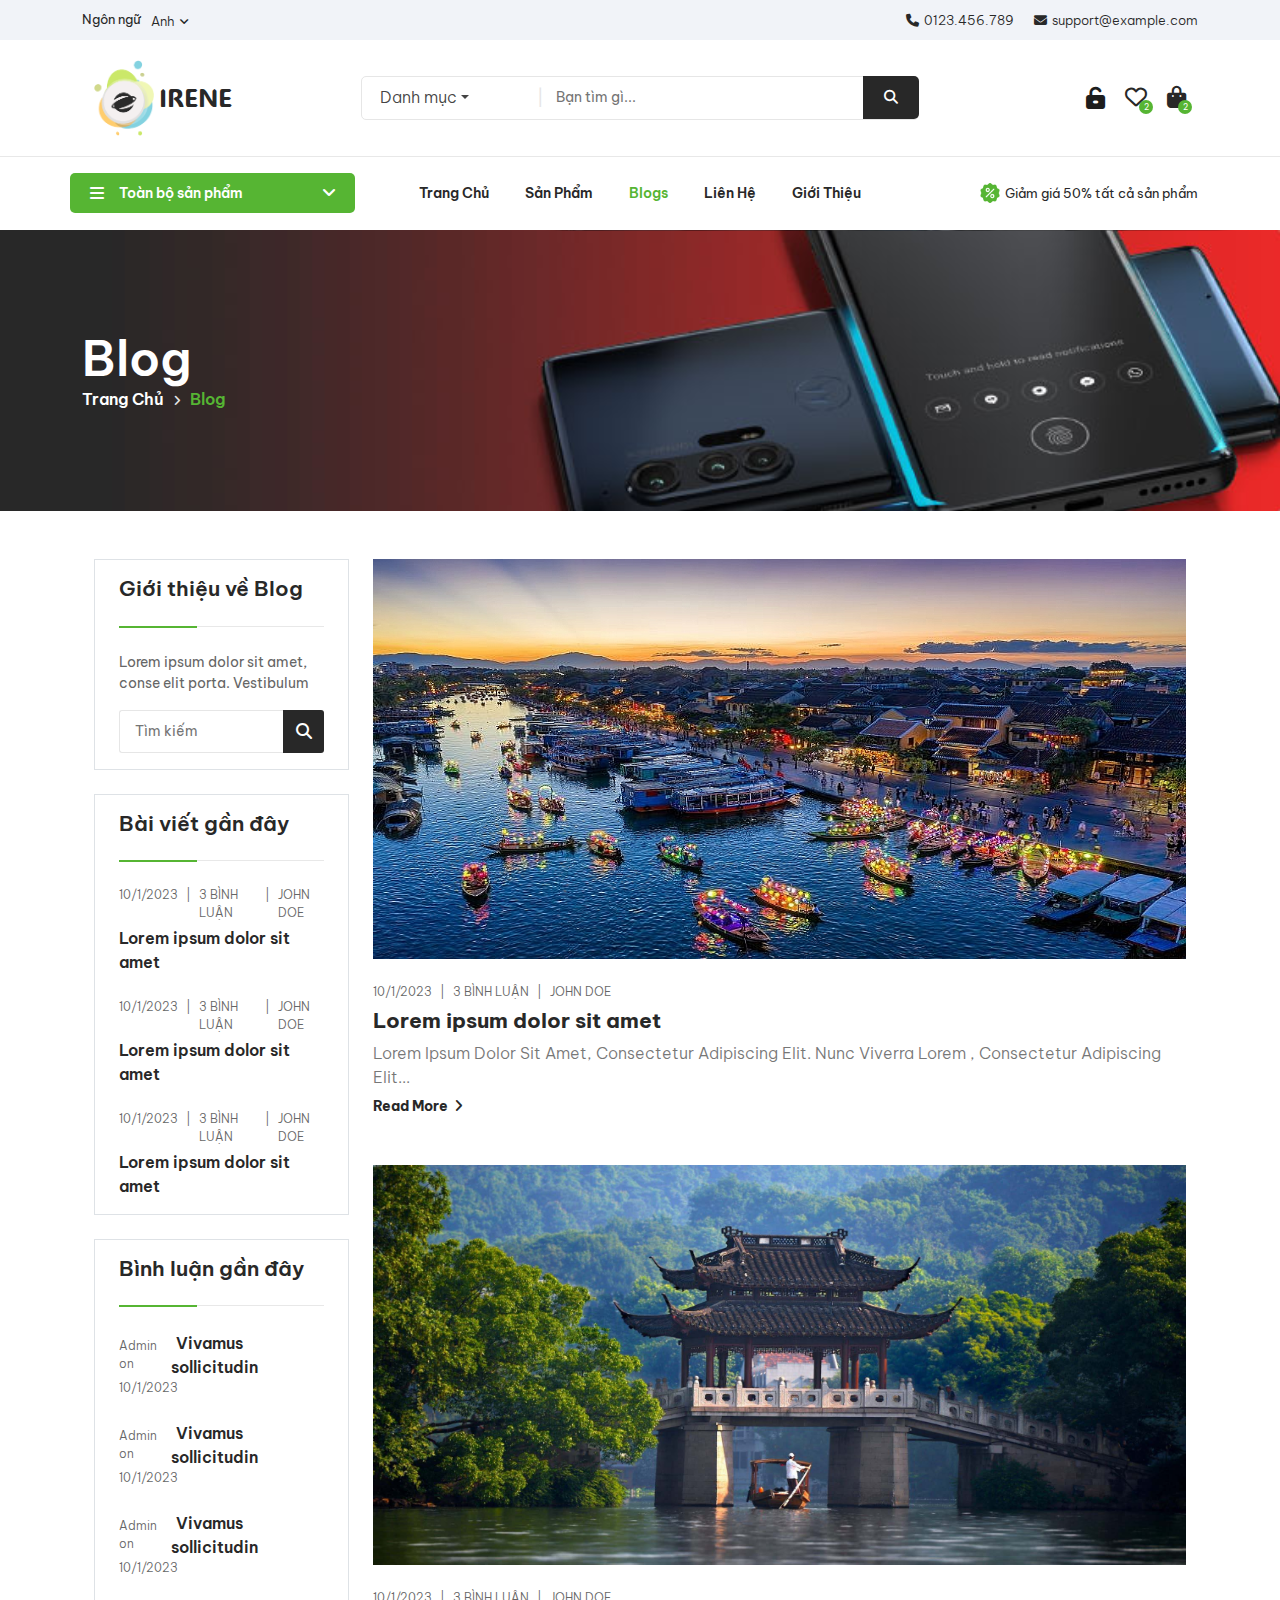
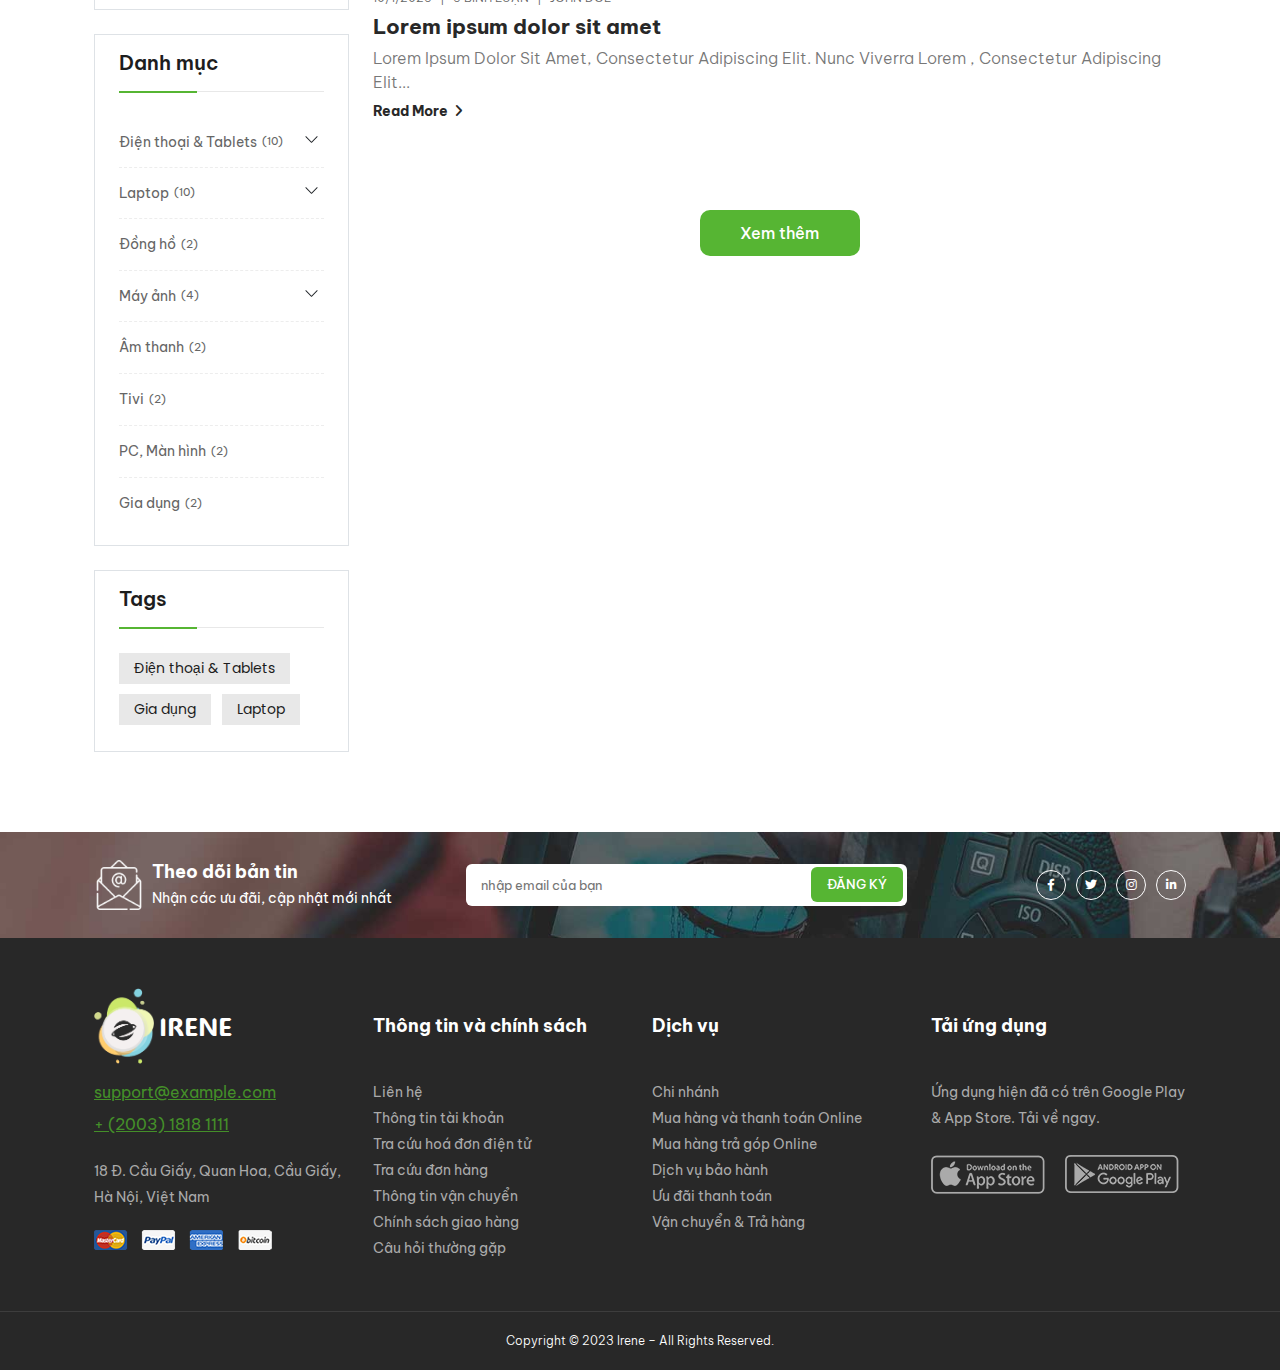
<file: blog.html>
<!DOCTYPE html>
<html>

<head>
  <meta charset="utf-8">
  <title>demo-ecommerce-blog</title>
  <meta name="viewport" content="width=devie-width, initial-scale=1">
  <meta charset="UTF-8">
  <link rel="stylesheet" href="css/all.min.css">
  <link rel="stylesheet" href="css/bootstrap.min.css">
  <link rel="stylesheet" href="css/jquery-ui.min.css">
  <link rel="stylesheet" href="css/owl.carousel.min.css">
  <link rel="stylesheet" href="css/owl.theme.default.min.css">
  <link rel="stylesheet" href="css/style.css">
</head>

<body>
  <button onclick="topFunction()" id="myBtn" title="Go to top"><i class="fa-solid fa-angle-up"></i></button>
  <div id="header">
    <div class="container-fluid header-top">
      <div class="container d-flex justify-content-between">
        <div class="header-top-left d-flex align-items-center">
          <h6>Ngôn ngữ</h6>
          <div class="dropdown">
            <a class="dropbtn">Anh<i class="fa-solid fa-angle-down"></i></a>
            <div class="dropdown-content">
              <a href="#">Pháp</a>
              <a href="#">Trung Quốc</a>
              <a href="#">Bồ Đào Nha</a>
            </div>
          </div>
        </div>
        <ul class="header-top-right d-flex">
          <ul class="phone d-flex">
            <li><i class="fa-solid fa-phone"></i></li>
            <li><a href="#">0123.456.789</a></li>
          </ul>
          <ul class="mail d-flex">
            <li><i class="fa-solid fa-envelope"></i></li>
            <li><a href="#">support@example.com</a></li>
          </ul>
        </ul>
      </div>
    </div>
    <div class="container top-nav">
      <div class="row d-flex align-items-center">
        <div class="col-3 d-flex" id="logo">
          <img src="./img/logo-b_1 1.png" alt="" />
          <p>IRENE</p>
        </div>
        <div class="col-6 p-0 nav-search">
          <ul class="d-flex m-0 position-relative">
            <li>
              <div class="dropdown">
                <button class="btn btn-secondary dropdown-toggle" type="button" data-bs-toggle="dropdown"
                  aria-expanded="false">
                  Danh mục
                </button>
                <ul class="dropdown-menu">
                  <li><a class="dropdown-item" href="#">Điện thoại, Tablets</a></li>
                  <li><a class="dropdown-item" href="#">Laptop</a></li>
                  <li><a class="dropdown-item" href="#">Đồng hồ</a></li>
                  <li><a class="dropdown-item" href="#">Máy ảnh</a></li>
                  <li><a class="dropdown-item" href="#">Âm thanh</a></li>
                  <li><a class="dropdown-item" href="#">Tivi</a></li>
                  <li><a class="dropdown-item" href="#">PC, Màn hình</a></li>
                  <li><a class="dropdown-item" href="#">Gia dụng</a></li>
                </ul>
              </div>
            </li>

            <li><span>|</span></li>
            <li><input type="text" placeholder="Bạn tìm gì..." /></li>
            <li class="btn position-absolute">
              <div><i class="fa-solid fa-magnifying-glass"></i></div>
            </li>
          </ul>
        </div>
        <div class="col-3 nav-right-t d-flex">
          <ul class="d-flex h-full justify-end items-center">
            <li class="login">
              <button class="btn btn-primary" data-bs-target="#exampleModalToggle" data-bs-toggle="modal"><i
                  class="fa-solid fa-unlock-keyhole"></i>
              </button>
              <div class="modal fade" id="exampleModalToggle" aria-hidden="true"
                aria-labelledby="exampleModalToggleLabel" tabindex="-1">
                <div class="modal-dialog modal-dialog-centered">
                  <div class="modal-content">
                    <div class="modal-header">
                      <h1 class="modal-title fs-5" id="exampleModalToggleLabel">Login</h1>
                      <button type="button" class="btn-close" data-bs-dismiss="modal" aria-label="Close"></button>
                    </div>
                    <div class="modal-body">
                      <div>
                        <label class="d-flex">Username or email address</label>
                        <input class="w3-input w3-border" name="first" type="text">
                      </div>
                      <div>
                        <label class="d-flex">Password </label>
                        <input class="w3-input w3-border" name="first" type="text">
                      </div>
                      <div class="w3-check">
                        <input type="checkbox" checked="checked">
                        <label> Remember me </label></p>
                      </div>
                    </div>
                    <div class="modal-footer">
                      <button class="w-100">Sign In</button>
                      <ul class="d-flex justify-content-center">
                        <li><a href="#"><i class="fa-solid fa-key"></i>Lost your password?</a></li>
                        <li><a href="#"><i class="fa-regular fa-user"></i>Create an account</a></li>
                      </ul>
                    </div>
                  </div>
                </div>
              </div>
            </li>
            <li class="heart">
              <i class="fa-regular fa-heart"></i>
              <div class="tag">2</div>
            </li>
            <li class="shoppin">
              <i class="fa-solid fa-bag-shopping"></i>
              <div class="tag">2</div>
            </li>
          </ul>
        </div>
      </div>
    </div>
    <div class="line"></div>
    <div class="navbar container">
      <div class="row align-items-center">
        <div class="col-3 navbar-left">
          <div class="dropdown d-flex align-items-center justify-content-between w-100">
            <div class="d-flex align-items-center">
              <i class="fa-solid fa-bars"></i>
              <p>Toàn bộ sản phẩm</p>
            </div>
            <i class="fa-solid fa-angle-down"></i>
            <div class="dropdown-content">
              <ul>
                <li><a class="item" href="#"><img src="img/hot-sale.png" alt="">Khuyến mại</a></li>
                <li> <a class="item" href="#"><img src="img/badge.png" alt="">Top bán chạy</a></li>
                <li class="sub-dropdown d-flex align-items-center justify-content-between">
                  <a class="item" href="#"><img src="img/device.png" alt="">Điện thoại & Tablets</a>
                  <i class="fa-solid fa-angle-right"></i>
                  <div class="sub-dropdown-content">
                    <div class="bg-item-tablets">
                      <div class="d-flex">
                        <ul class="col-6">
                          <li class="title">Điện thoại</li>
                          <li><a href="#">Điện thoại Android</a></li>
                          <li><a href="#">Điện thoại iPhone</a></li>
                          <li><a href="#">Điện thoại Windows</a></li>
                          <ul class="sub">
                            <li class="sub-title">Phụ kiện điện thoại</li>
                            <li><a href="#">Ốp điện thoại</a></li>
                            <li><a href="#">Kính cường lực</a></li>
                            <li><a href="#">Dây sạc</a></li>
                          </ul>
                        </ul>
                        <ul class="col-6">
                          <li class="title">Tablets</li>
                          <li><a href="#">Tablets Android</a></li>
                          <li><a href="#">iPad</a></li>
                          <ul class="sub">
                            <li class="sub-title">Phụ kiện Tablets</li>
                            <li><a href="#">Kính cường lực</a></li>
                            <li><a href="#">Dây sạc</a></li>
                          </ul>
                        </ul>
                      </div>

                    </div>
                  </div>
                </li>
                <li class="sub-dropdown d-flex align-items-center justify-content-between">
                  <a class="item" href="#"><img src="img/device.png" alt="">Laptop</a>
                  <i class="fa-solid fa-angle-right"></i>
                  <div class="sub-dropdown-content">
                    <div class="d-flex item-laptop">
                      <ul class="col-6">
                        <li class="title">Laptop</li>
                        <li class="sub-title">Kích thước màn hình</li>
                        <li><a href="#">Laptop 12 inch</a></li>
                        <li><a href="#">Laptop 13 inch</a></li>
                        <li><a href="#">Laptop 14 inch</a></li>
                        <li><a href="#">Laptop 15.6 inch</a></li>
                        <li><a href="#">Laptop 16 inch</a></li>
                        <ul class="sub">
                          <li class="sub-title">Loại chip</li>
                          <li><a href="#">Laptop core i3</a></li>
                          <li><a href="#">Laptop core i5</a></li>
                          <li><a href="#">Laptop core i7</a></li>
                          <li><a href="#">Laptop core i9</a></li>

                        </ul>
                      </ul>
                      <ul class="col-6 bg-item-laptop position-relative">
                        <div class="content position-absolute">
                          <p>Sắp ra mắt</p>
                          <h5>MacBook pro<br> 17 inch</h5>
                          <button id="button">mua ngay</button>
                        </div>
                      </ul>
                    </div>
                  </div>
                </li>
                <!-- <li><a class="item" href="#"><img src="img/laptop.png" alt="">Laptop</a></li> -->
                <li><a class="item" href="#"><img src="img/smartwatch.png" alt="">Đồng hồ</a></li>
                <li class="sub-dropdown d-flex align-items-center justify-content-between">
                  <a class="item" href="#"><img src="img/device.png" alt="">Máy ảnh</a>
                  <i class="fa-solid fa-angle-right"></i>
                  <div class="sub-dropdown-content">
                    <div class="bg-item-camera">
                      <div class="d-flex">
                        <ul class="col-6">
                          <li class="title">Điện thoại</li>
                          <li><a href="#">Điện thoại Android</a></li>
                          <li><a href="#">Điện thoại iPhone</a></li>
                          <li><a href="#">Điện thoại Windows</a></li>
                          <ul class="sub">
                            <li class="sub-title">Phụ kiện điện thoại</li>
                            <li><a href="#">Ốp điện thoại</a></li>
                            <li><a href="#">Kính cường lực</a></li>
                            <li><a href="#">Dây sạc</a></li>
                          </ul>
                        </ul>
                        <ul class="col-6">
                          <li class="title">Tablets</li>
                          <li><a href="#">Tablets Android</a></li>
                          <li><a href="#">iPad</a></li>
                          <ul class="sub">
                            <li class="sub-title">Phụ kiện Tablets</li>
                            <li><a href="#">Kính cường lực</a></li>
                            <li><a href="#">Dây sạc</a></li>
                          </ul>
                        </ul>
                      </div>
                    </div>
                  </div>
                </li>
                <!-- <li><a class="item" href="#"><img src="img/camera.png" alt="">Máy ảnh</a></li> -->
                <li><a class="item" href="#"><img src="img/headphones.png" alt="">Âm thanh</a></li>
                <li><a class="item" href="#"><img src="img/television.png" alt="">Tivi</a></li>
                <li><a class="item" href="#"><img src="img/computer.png" alt="">PC, Màn hình</a></li>
                <li><a class="item" href="#"><img src="img/home-appliance.png" alt="">Gia dụng</a></li>
              </ul>
            </div>
          </div>
        </div>
        <div class="col-lg-6 col-3 navbar-link">
          <nav class="navbar navbar-expand-lg">
            <button class="navbar-toggler" type="button" data-bs-toggle="offcanvas" data-bs-target="#offcanvasNavbar"
              aria-controls="offcanvasNavbar" aria-label="Toggle navigation">
              <span class="navbar-toggler-icon"></span>
            </button>
            <div class="offcanvas offcanvas-start" tabindex="-1" id="offcanvasNavbar"
              aria-labelledby="offcanvasNavbarLabel">
              <div class="offcanvas-header">
                <div class="d-flex" id="logo">
                  <img src="./img/logo-b_1 1.png" alt="">
                  <p>IRENE</p>
                </div>
                <button type="button" class="btn-close" data-bs-dismiss="offcanvas" aria-label="Close"></button>
              </div>
              <div class="offcanvas-body justify-content-center">
                <div class="nav-search">
                  <ul class="d-flex m-0 position-relative">
                    <li><input type="text" placeholder="Bạn tìm gì..."></li>
                    <li class="btn position-absolute">
                      <div><i class="fa-solid fa-magnifying-glass"></i></div>
                    </li>
                  </ul>
                </div>
                <div class="content">
                  <ul class="nav navbar-nav">
                    <li class="nav-item"><a href="./index.html" class="nav-link ">Trang chủ</a></li>
                    <li class="nav-item"><a href="./shop.html" class="nav-link ">Sản phẩm</a></li>
                    <li class="nav-item"><a href="./blog.html" class="nav-link active">Blogs</a></li>
                    <li class="nav-item"><a href="./contact.html" class="nav-link">Liên hệ</a></li>
                    <li class="nav-item"><a href="./about.html" class="nav-link">Giới thiệu</a></li>
                  </ul>
                  <div class="header-mobile-bottom">
                    <aside class="widget_block">
                      <div>
                        <img src="img/sale.png" alt="">
                        <strong>HOTLINE <span class="text-theme">(2003) 1818 1111</span></strong>
                      </div>
                    </aside>
                    <aside class="widget_block-2">
                      <p>18 Đ. Cầu Giấy, Quan Hoa, Cầu Giấy, Hà Nội, Việt Nam</p>
                    </aside>
                    <aside class="widget_goal_socials_widget">
                      <div class="social-footer col-lg-4 col-12 my-2 order-lg-3 order-2 d-flex justify-content-end">
                        <a href="#"><i class="fa-brands fa-facebook-f"></i></a>
                        <a href="#"><i class="fa-brands fa-twitter"></i></a>
                        <a href="#"><i class="fa-brands fa-instagram"></i></a>
                        <a href="#"><i class="fa-brands fa-linkedin-in"></i></a>
                      </div>
                    </aside>
                  </div>

                </div>
              </div>
            </div>
          </nav>
        </div>
        <div class="col-6 d-flex" id="logo">
          <img src="./img/logo-b_1 1.png" alt="">
          <p>IRENE</p>
        </div>
        <div class="col-3 nav-right-t d-flex">
          <div class="d-flex login justify-content-end">
            <button type="button" class="btn btn-primary" data-bs-toggle="modal" data-bs-target="#exampleModal">
              <i class="fa-solid fa-unlock-keyhole"></i>
            </button>

            <!-- Modal -->
            <div class="modal fade" id="exampleModal" tabindex="-1" aria-labelledby="exampleModalLabel"
              aria-hidden="true">
              <div class="modal-dialog">
                <div class="modal-content">
                  <div class="modal-header">
                    <h1 class="modal-title fs-5" id="exampleModalToggleLabel">Login</h1>
                    <button type="button" class="btn-close" data-bs-dismiss="modal" aria-label="Close"></button>
                  </div>
                  <div class="modal-body">
                    <div>
                      <label class="d-flex">Username or email address</label>
                      <input class="w3-input w3-border" name="first" type="text">
                    </div>
                    <div>
                      <label class="d-flex">Password </label>
                      <input class="w3-input w3-border" name="first" type="text">
                    </div>
                    <div class="w3-check">
                      <input type="checkbox" checked="checked">
                      <label> Remember me </label>
                      <p></p>
                    </div>
                  </div>
                  <div class="modal-footer">
                    <button class="w-100">Sign In</button>
                    <ul class="d-flex justify-content-center">
                      <li><a href="#"><i class="fa-solid fa-key"></i>Lost your password?</a></li>
                      <li><a href="#"><i class="fa-regular fa-user"></i>Create an account</a></li>
                    </ul>
                  </div>
                </div>
              </div>
            </div>
          </div>
        </div>
        <div class="col-3 d-flex navbar-right">
          <img src="img/discount.png" alt="">
          <p>Giảm giá 50% tất cả sản phẩm</p>
        </div>
      </div>
    </div>
    <div class="container-fluid bg-hero-header">
      <div class="container hero-header">
        <div class="row">
          <h1>Blog</h1>
          <ul class="d-flex align-items-center p-0">
            <li><a href="./index.html">Trang Chủ</a></li>
            <li><i class="fa-solid fa-angle-right"></i></li>
            <li><a class="active" href="#">Blog</a></li>
          </ul>
        </div>
      </div>
    </div>
  </div>
  <div class="container body">
    <div class="row">
      <nav class="col-lg-3 sidebar-left navbar navbar-expand-lg my-5 align-items-start pt-0">
        <button class="navbar-toggler" type="button" data-bs-toggle="offcanvas" data-bs-target="#navbarOffcanvasLg"
          aria-controls="navbarOffcanvasLg" aria-label="Toggle navigation">
          <span class="navbar-toggler-icon"></span>
        </button>
        <div class="offcanvas offcanvas-start" tabindex="-1" id="navbarOffcanvasLg"
          aria-labelledby="navbarOffcanvasLgLabel">
          <div class="offcanvas-header">
            <h3>Close</h3>
            <button type="button" class="btn-close" data-bs-dismiss="offcanvas" aria-label="Close"></button>
          </div>
          <div class="sidebar" style="padding: 0 12px;">
            <div class="search border mb-4 py-3 px-4">
              <div class="section-title-blog">
                <h1>Giới thiệu về Blog</h1>
                <div class="d-flex pt-3 mb-4">
                  <div class="line-1"></div>
                  <div class="line-2"></div>
                </div>
                <p>Lorem ipsum dolor sit amet, conse elit porta. Vestibulum</p>
              </div>
              <div class="list">
                <div class="search-input">
                  <input type="text" placeholder="Tìm kiếm">
                  <i class="fa-solid fa-magnifying-glass"></i>
                </div>
              </div>
            </div>
            <div class="recent-posts border mb-4 py-3 px-4">
              <div class="section-title-blog">
                <h1>Bài viết gần đây</h1>
                <div class="d-flex pt-3 mb-4">
                  <div class="line-1"></div>
                  <div class="line-2"></div>
                </div>
              </div>
              <div class="list">
                <div class="item mt-3">
                  <ul class="d-flex my-1">
                    <li>10/1/2023</li>
                    <li class="px-2">|</li>
                    <li>3 BÌNH LUẬN</li>
                    <li class="px-2">|</li>
                    <li> JOHN DOE</li>
                  </ul>
                  <a href="./blog-detail.html">
                    Lorem ipsum dolor sit amet</a>
                </div>
                <div class="item mt-4">
                  <ul class="d-flex my-1">
                    <li>10/1/2023</li>
                    <li class="px-2">|</li>
                    <li>3 BÌNH LUẬN</li>
                    <li class="px-2">|</li>
                    <li> JOHN DOE</li>
                  </ul>
                  <a href="./blog-detail.html">
                    Lorem ipsum dolor sit amet</a>
                </div>
                <div class="item mt-4">
                  <ul class="d-flex my-1">
                    <li>10/1/2023</li>
                    <li class="px-2">|</li>
                    <li>3 BÌNH LUẬN</li>
                    <li class="px-2">|</li>
                    <li> JOHN DOE</li>
                  </ul>
                  <a href="./blog-detail.html">
                    Lorem ipsum dolor sit amet</a>
                </div>
              </div>
            </div>
            <div class="recent-comments border mb-4 py-3 px-4">
              <div class="section-title-blog">
                <h1>Bình luận ​gần đây</h1>
                <div class="d-flex pt-3 mb-4">
                  <div class="line-1"></div>
                  <div class="line-2"></div>
                </div>
              </div>
              <div class="list">
                <div class="item mt-4">
                  <ul class="d-flex align-items-center p-0 m-0">
                    <li>Admin on</li>
                    <li><a href="./blog-detail.html">Vivamus sollicitudin</a></li>
                  </ul>
                  <p>10/1/2023</p>
                </div>
                <div class="item mt-4">
                  <ul class="d-flex align-items-center p-0 m-0">
                    <li>Admin on</li>
                    <li><a href="./blog-detail.html">Vivamus sollicitudin</a></li>
                  </ul>
                  <p>10/1/2023</p>
                </div>
                <div class="item mt-4">
                  <ul class="d-flex align-items-center p-0 m-0">
                    <li>Admin on</li>
                    <li><a href="./blog-detail.html">Vivamus sollicitudin</a></li>
                  </ul>
                  <p>10/1/2023</p>
                </div>
              </div>
            </div>
            <div class="categories border mb-4 py-3 px-4">
              <div class="section-title-shop">
                <h1>Danh mục</h1>
                <div class="d-flex pt-3 mb-4">
                  <div class="line-1"></div>
                  <div class="line-2"></div>
                </div>
              </div>
              <div class="list">
                <div class="accordion accordion-flush" id="accordionFlushExample">
                  <div class="accordion-item">
                    <h2 class="accordion-header" id="flush-headingOne">
                      <button class="accordion-button collapsed" type="button" data-bs-toggle="collapse"
                        data-bs-target="#flush-collapseOne" aria-expanded="false" aria-controls="flush-collapseOne">
                        Điện thoại & Tablets <span>(10)</span>
                      </button>
                    </h2>
                    <div id="flush-collapseOne" class="accordion-collapse collapse" aria-labelledby="flush-headingOne"
                      data-bs-parent="#accordionFlushExample">
                      <div class="accordion-body p-0">
                        <div class="item">
                          <a href="#" class="d-flex align-items-center">Điện thoại Windows <span>(2)</span></a>
                        </div>
                        <div class="item">
                          <a href="#" class="d-flex align-items-center">Điện thoại iPhone <span>(2)</span></a>
                        </div>
                        <div class="item">
                          <a href="#" class="d-flex align-items-center">Điện thoại Android <span>(2)</span></a>
                        </div>
                        <div class="item">
                          <a href="#" class="d-flex align-items-center">Tablets Android <span>(2)</span></a>
                        </div>
                        <div class="item">
                          <a href="#" class="d-flex align-items-center">iPad <span>(2)</span></a>
                        </div>
                      </div>
                    </div>
                  </div>
                  <div class="accordion-item">
                    <h2 class="accordion-header" id="flush-headingTwo">
                      <button class="accordion-button collapsed" type="button" data-bs-toggle="collapse"
                        data-bs-target="#flush-collapseTwo" aria-expanded="false" aria-controls="flush-collapseTwo">
                        Laptop <span>(10)</span>
                      </button>
                    </h2>
                    <div id="flush-collapseTwo" class="accordion-collapse collapse" aria-labelledby="flush-headingTwo"
                      data-bs-parent="#accordionFlushExample">
                      <div class="accordion-body p-0">
                        <div class="item">
                          <a href="#" class="d-flex align-items-center">Laptop 12 inch <span>(2)</span></a>
                        </div>
                        <div class="item">
                          <a href="#" class="d-flex align-items-center">Laptop 13 inch<span>(2)</span></a>
                        </div>
                        <div class="item">
                          <a href="#" class="d-flex align-items-center">Laptop 14 inch <span>(2)</span></a>
                        </div>
                        <div class="item">
                          <a href="#" class="d-flex align-items-center">Laptop 15.6 inch <span>(2)</span></a>
                        </div>
                        <div class="item">
                          <a href="#" class="d-flex align-items-center">Laptop 16 inch <span>(2)</span></a>
                        </div>
                      </div>
                    </div>
                  </div>
                  <div class="item">
                    <a href="#" class="d-flex align-items-center">Đồng hồ <span>(2)</span></a>
                  </div>
                  <div class="accordion-item">
                    <h2 class="accordion-header" id="flush-headingThree">
                      <button class="accordion-button collapsed" type="button" data-bs-toggle="collapse"
                        data-bs-target="#flush-collapseThree" aria-expanded="false" aria-controls="flush-collapseThree">
                        Máy ảnh <span>(4)</span>
                      </button>
                    </h2>
                    <div id="flush-collapseThree" class="accordion-collapse collapse"
                      aria-labelledby="flush-headingThree" data-bs-parent="#accordionFlushExample">
                      <div class="accordion-body p-0">
                        <div class="item">
                          <a href="#" class="d-flex align-items-center">Máy ảnh Canon <span>(2)</span></a>
                        </div>
                        <div class="item">
                          <a href="#" class="d-flex align-items-center"> Máy ảnh Fujifilm <span>(2)</span></a>
                        </div>
                      </div>
                    </div>
                  </div>
                  <div class="item">
                    <a href="#" class="d-flex align-items-center">Âm thanh <span>(2)</span></a>
                  </div>
                  <div class="item">
                    <a href="#" class="d-flex align-items-center">Tivi <span>(2)</span></a>
                  </div>
                  <div class="item">
                    <a href="#" class="d-flex align-items-center">PC, Màn hình <span>(2)</span></a>
                  </div>
                  <div class="item">
                    <a href="#" class="d-flex align-items-center">Gia dụng <span>(2)</span></a>
                  </div>
                </div>
              </div>
            </div>
            <div class="pr-tags border mb-4 py-3 px-4">
              <div class="section-title-shop">
                <h1>Tags</h1>
                <div class="d-flex pt-3 mb-4">
                  <div class="line-1"></div>
                  <div class="line-2"></div>
                </div>
              </div>
              <div class="list">
                <a href="#">Điện thoại & Tablets</a>
                <a href="#">Gia dụng</a>
                <a href="#">Laptop</a>
              </div>
            </div>
          </div>
        </div>
      </nav>
      <div class="col-lg-9 col-12 my-5 blog-list">
        <div class="row">
          <div class="load-item blog mb-5">
            <img class="w-100" src="img/0508_giai-nhat-thuyen-hoa-1600926369.jpeg" alt="">
            <div class="content mt-4">
              <ul class="d-flex my-1">
                <li>10/1/2023</li>
                <li class="px-2">|</li>
                <li>3 BÌNH LUẬN</li>
                <li class="px-2">|</li>
                <li> JOHN DOE</li>
              </ul>
              <a href="./blog-detail.html" class="my-1">
                Lorem ipsum dolor sit amet</a>
              <p class="my-1">Lorem ipsum dolor sit amet,
                consectetur
                adipiscing elit. Nunc
                viverra lorem , consectetur
                adipiscing elit...</p>
              <a href="./blog-detail.html" class="my-1 more">
                Read More <i class="fas fa-angle-right position-relative top-1 ms-1"></i></a>
            </div>
          </div>
          <div class="load-item blog mb-5">
            <img class="w-100" src="img/hinh-anh-nen-trung-quoc-dep-cho-may-tinh-13.jpeg" alt="">
            <div class="content mt-4">
              <ul class="d-flex my-1">
                <li>10/1/2023</li>
                <li class="px-2">|</li>
                <li>3 BÌNH LUẬN</li>
                <li class="px-2">|</li>
                <li> JOHN DOE</li>
              </ul>
              <a href="./blog-detail.html" class="my-1">
                Lorem ipsum dolor sit amet</a>
              <p class="my-1">Lorem ipsum dolor sit amet,
                consectetur
                adipiscing elit. Nunc
                viverra lorem , consectetur
                adipiscing elit...</p>
              <a href="./blog-detail.html" class="my-1 more">
                Read More <i class="fas fa-angle-right position-relative top-1 ms-1"></i></a>
            </div>
          </div>
          <div class="load-item blog mb-5">
            <img class="w-100" src="img/pho-co-hoi-an.gif" alt="">
            <div class="content mt-4">
              <ul class="d-flex my-1">
                <li>10/1/2023</li>
                <li class="px-2">|</li>
                <li>3 BÌNH LUẬN</li>
                <li class="px-2">|</li>
                <li> JOHN DOE</li>
              </ul>
              <a href="./blog-detail.html" class="my-1">
                Lorem ipsum dolor sit amet</a>
              <p class="my-1">Lorem ipsum dolor sit amet,
                consectetur
                adipiscing elit. Nunc
                viverra lorem , consectetur
                adipiscing elit...</p>
              <a href="./blog-detail.html" class="my-1 more">
                Read More <i class="fas fa-angle-right position-relative top-1 ms-1"></i></a>
            </div>
          </div>
          <div class="load-item blog mb-5">
            <img class="w-100" src="img/cai-thien-anh-phong-canh-bang-phuong-phap-chup-phoi-sang-lau.jpeg" alt="">
            <div class="content mt-4">
              <ul class="d-flex my-1">
                <li>10/1/2023</li>
                <li class="px-2">|</li>
                <li>3 BÌNH LUẬN</li>
                <li class="px-2">|</li>
                <li> JOHN DOE</li>
              </ul>
              <a href="./blog-detail.html" class="my-1">
                Lorem ipsum dolor sit amet</a>
              <p class="my-1">Lorem ipsum dolor sit amet,
                consectetur
                adipiscing elit. Nunc
                viverra lorem , consectetur
                adipiscing elit...</p>
              <a href="./blog-detail.html" class="my-1 more">
                Read More <i class="fas fa-angle-right position-relative top-1 ms-1"></i></a>
            </div>
          </div>
          <div class="load-item blog mb-5">
            <img class="w-100" src="img/dia-diem-check-in-thai-binh-4.webp" alt="">
            <div class="content mt-4">
              <ul class="d-flex my-1">
                <li>10/1/2023</li>
                <li class="px-2">|</li>
                <li>3 BÌNH LUẬN</li>
                <li class="px-2">|</li>
                <li> JOHN DOE</li>
              </ul>
              <a href="./blog-detail.html" class="my-1">
                Lorem ipsum dolor sit amet</a>
              <p class="my-1">Lorem ipsum dolor sit amet,
                consectetur
                adipiscing elit. Nunc
                viverra lorem , consectetur
                adipiscing elit...</p>
              <a href="./blog-detail.html" class="my-1 more">
                Read More <i class="fas fa-angle-right position-relative top-1 ms-1"></i></a>
            </div>
          </div>
        </div>
        <a href="#" id="loadMore" data-init-records="2" data-records-per-page="2">Xem thêm</a>
      </div>


    </div>
  </div>


  <div class="container-fluid bg-footer-top">
    <div class="container">
      <div class="row align-items-center">
        <div class="col-lg-4 col-12 my-2 order-1">
          <div class="email d-flex align-items-center">
            <img src="img/email.png" alt="" />
            <div class="content ms-2">
              <h1>Theo dõi bản tin</h1>
              <p>Nhận các ưu đãi, cập nhật mới nhất</p>
            </div>
          </div>
        </div>
        <div class="col-lg-5 col-12 my-2 order-lg-2 order-3">
          <div class="input d-flex">
            <input type="text" placeholder="nhập email của bạn" />
            <button id="button">Đăng ký</button>
          </div>
        </div>
        <div class="social-footer col-lg-3 col-12 my-2 order-lg-3 order-2 d-flex justify-content-end">
          <a href="#"><i class="fa-brands fa-facebook-f"></i></a>
          <a href="#"><i class="fa-brands fa-twitter"></i></a>
          <a href="#"><i class="fa-brands fa-instagram"></i></a>
          <a href="#"><i class="fa-brands fa-linkedin-in"></i></a>
        </div>
      </div>
    </div>
  </div>
  <div class="container-fluid d-flex bg-footer">
    <div class="container footer">
      <div class="row">
        <div class="col-lg-3 col-md-6 col-sm-12 info">
          <div class="d-flex" id="logo">
            <img src="./img/logo-b_1 1.png" alt="">
            <p>IRENE</p>
          </div>
          <ul class="mt-3">
            <li class="mb-2">
              <a class="email">support@example.com</a>
            </li>
            <li>
              <a class="phone">+ (2003) 1818 1111</a>
            </li>
          </ul>
          <p>18 Đ. Cầu Giấy, Quan Hoa, Cầu Giấy, Hà Nội, Việt Nam</p>
          <img src="img/pay.png" alt="">
        </div>
        <div class="col-lg-3 col-md-6 col-sm-12 account">
          <span>Thông tin và chính sách</span>
          <ul class="mt-3">
            <li>
              <a href="#">Liên hệ</a>
            </li>
            <li>
              <a href="#">Thông tin tài khoản</a>
            </li>
            <li>
              <a href="#">Tra cứu hoá đơn điện tử</a>
            </li>
            <li>
              <a href="#">Tra cứu đơn hàng</a>
            </li>
            <li>
              <a href="#">Thông tin vận chuyển</a>
            </li>
            <li>
              <a href="#">Chính sách giao hàng</a>
            </li>
            <li>
              <a href="#">Câu hỏi thường gặp</a>
            </li>
          </ul>
        </div>
        <div class="col-lg-3 col-md-6 col-sm-12 our-services">
          <span>Dịch vụ</span>
          <ul class="mt-3">
            <li>
              <a href="#">Chi nhánh</a>
            </li>
            <li>
              <a href="#">Mua hàng và thanh toán Online</a>
            </li>
            <li>
              <a href="#">Mua hàng trả góp Online</a>
            </li>
            <li>
              <a href="#">Dịch vụ bảo hành</a>
            </li>
            <li>
              <a href="#">Ưu đãi thanh toán</a>
            </li>
            <li>
              <a href="#">Vận chuyển & Trả hàng</a>
            </li>
          </ul>
        </div>
        <div class="col-lg-3 col-md-6 col-sm-12 Download">
          <span>Tải ứng dụng</span>
          <p class="mt-3">
            Ứng dụng hiện đã có trên Google Play & App Store. Tải về ngay.
          </p>
          <ul class="d-flex mt-4 img-app">
            <li><img src="img/app-01.png" alt="" /></li>
            <li><img src="img/app-02.png" alt="" /></li>
          </ul>
        </div>
      </div>
    </div>

  </div>
  <div class="copyright">
    Copyright © 2023 Irene – All Rights Reserved.
  </div>
  <script src="js/jquery-3.7.0.min.js"></script>
  <script src="js/jquery-ui.min.js"></script>
  <script src="js/bootstrap.bundle.min.js"></script>
  <script src="js/owl.carousel.min.js"></script>
  <script src="js/style.js"></script>
</body>

</html>
</file>
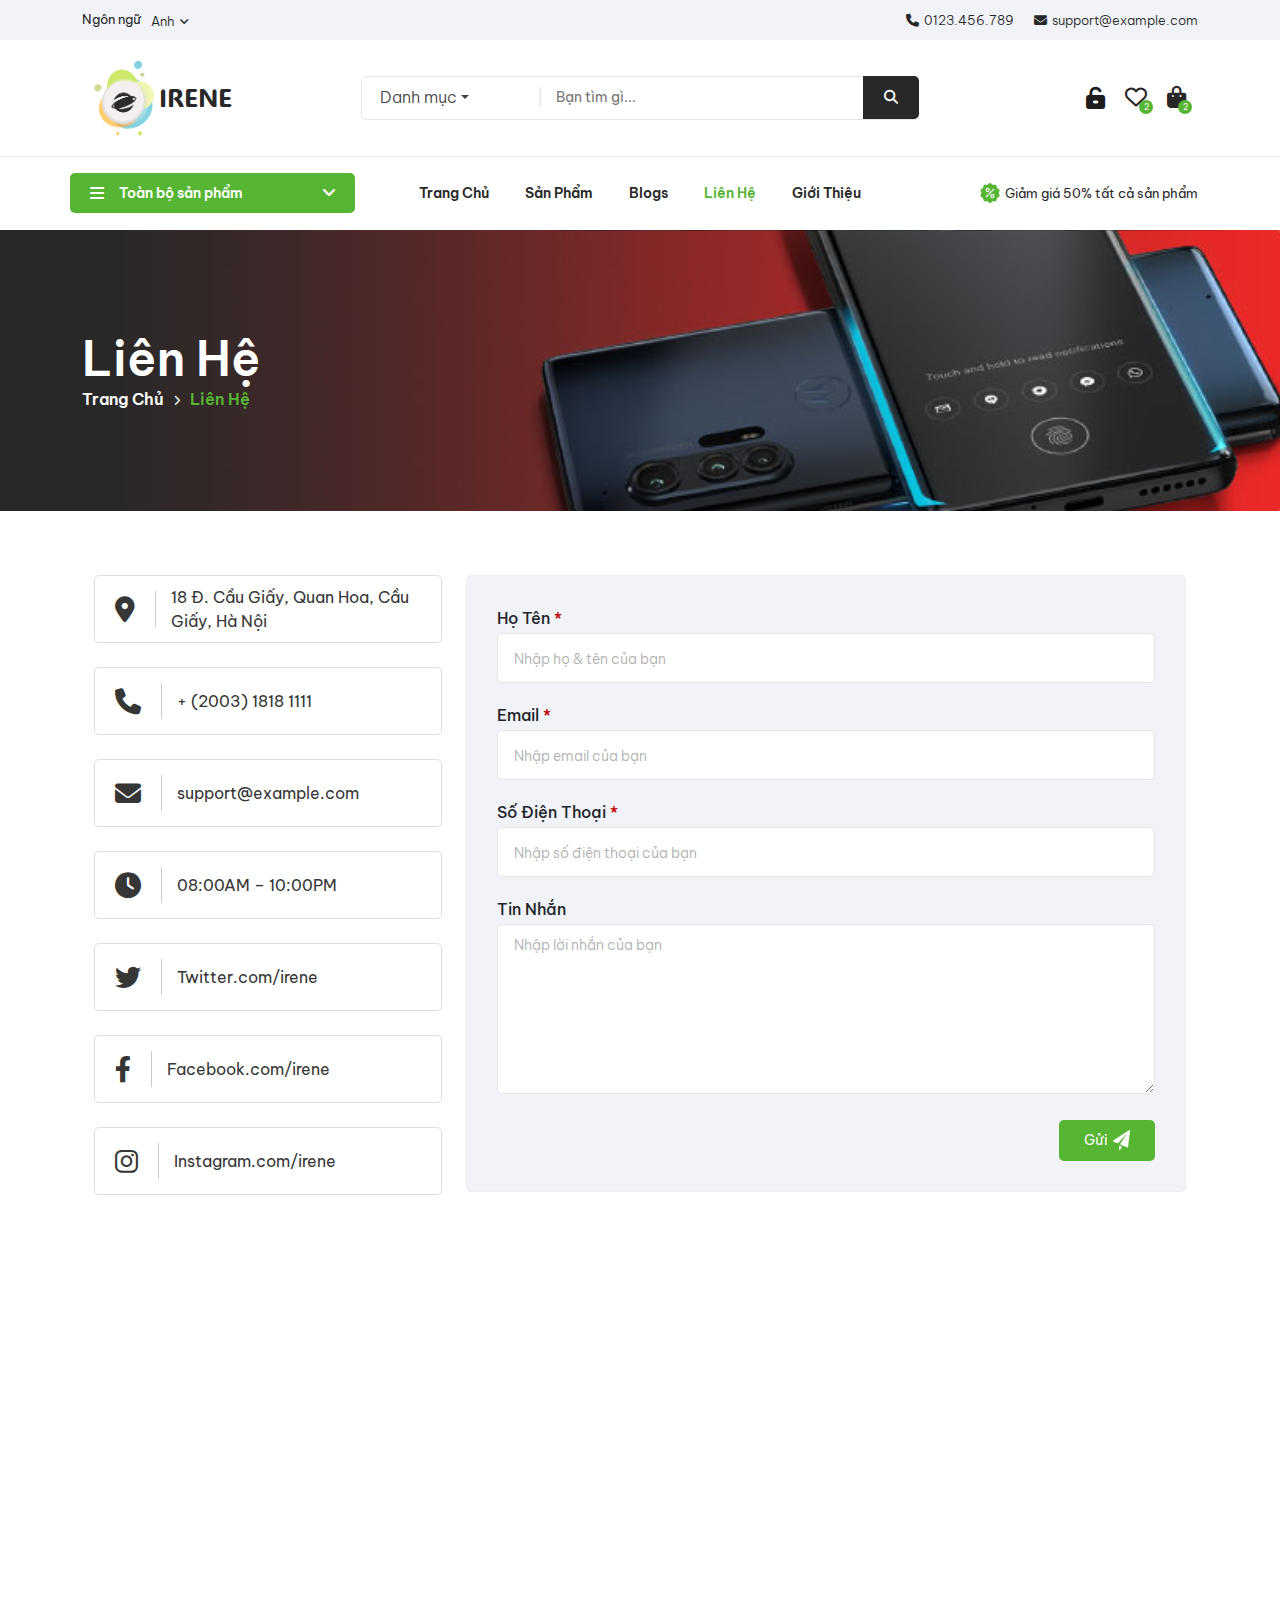
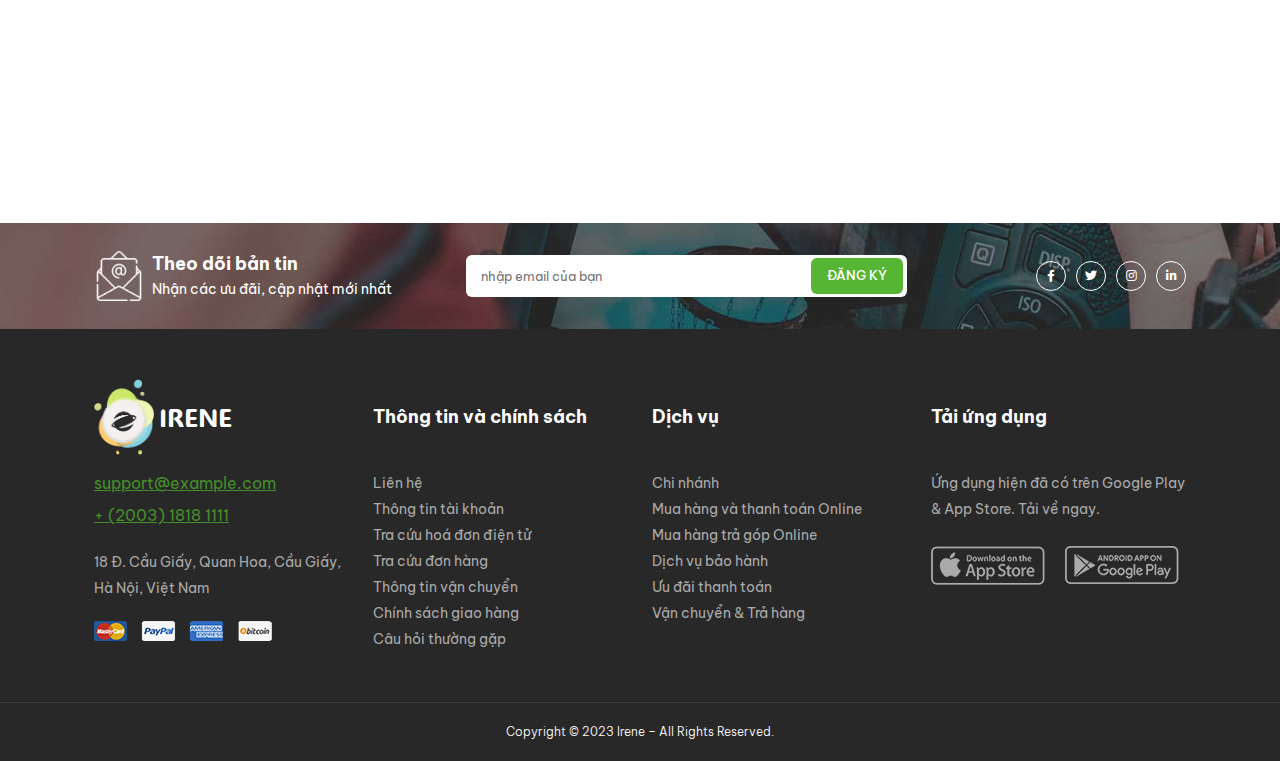
<file: contact.html>
<!DOCTYPE html>
<html>

<head>
  <meta charset="utf-8">
  <title>demo-ecommerce-blog</title>
  <meta name="viewport" content="width=devie-width, initial-scale=1">
  <meta charset="UTF-8">
  <link rel="stylesheet" href="css/all.min.css">
  <link rel="stylesheet" href="css/bootstrap.min.css">
  <link rel="stylesheet" href="css/jquery-ui.min.css">
  <link rel="stylesheet" href="css/owl.carousel.min.css">
  <link rel="stylesheet" href="css/owl.theme.default.min.css">
  <link rel="stylesheet" href="css/style.css">
</head>

<body>
  <button onclick="topFunction()" id="myBtn" title="Go to top"><i class="fa-solid fa-angle-up"></i></button>
  <div id="header">
    <div class="container-fluid header-top">
      <div class="container d-flex justify-content-between">
        <div class="header-top-left d-flex align-items-center">
          <h6>Ngôn ngữ</h6>
          <div class="dropdown">
            <a class="dropbtn">Anh<i class="fa-solid fa-angle-down"></i></a>
            <div class="dropdown-content">
              <a href="#">Pháp</a>
              <a href="#">Trung Quốc</a>
              <a href="#">Bồ Đào Nha</a>
            </div>
          </div>
        </div>
        <ul class="header-top-right d-flex">
          <ul class="phone d-flex">
            <li><i class="fa-solid fa-phone"></i></li>
            <li><a href="#">0123.456.789</a></li>
          </ul>
          <ul class="mail d-flex">
            <li><i class="fa-solid fa-envelope"></i></li>
            <li><a href="#">support@example.com</a></li>
          </ul>
        </ul>
      </div>
    </div>
    <div class="container top-nav">
      <div class="row d-flex align-items-center">
        <div class="col-3 d-flex" id="logo">
          <img src="./img/logo-b_1 1.png" alt="" />
          <p>IRENE</p>
        </div>
        <div class="col-6 p-0 nav-search">
          <ul class="d-flex m-0 position-relative">
            <li>
              <div class="dropdown">
                <button class="btn btn-secondary dropdown-toggle" type="button" data-bs-toggle="dropdown"
                  aria-expanded="false">
                  Danh mục
                </button>
                <ul class="dropdown-menu">
                  <li><a class="dropdown-item" href="#">Điện thoại, Tablets</a></li>
                  <li><a class="dropdown-item" href="#">Laptop</a></li>
                  <li><a class="dropdown-item" href="#">Đồng hồ</a></li>
                  <li><a class="dropdown-item" href="#">Máy ảnh</a></li>
                  <li><a class="dropdown-item" href="#">Âm thanh</a></li>
                  <li><a class="dropdown-item" href="#">Tivi</a></li>
                  <li><a class="dropdown-item" href="#">PC, Màn hình</a></li>
                  <li><a class="dropdown-item" href="#">Gia dụng</a></li>
                </ul>
              </div>
            </li>

            <li><span>|</span></li>
            <li><input type="text" placeholder="Bạn tìm gì..." /></li>
            <li class="btn position-absolute">
              <div><i class="fa-solid fa-magnifying-glass"></i></div>
            </li>
          </ul>
        </div>
        <div class="col-3 nav-right-t d-flex">
          <ul class="d-flex h-full justify-end items-center">
            <li class="login">
              <button class="btn btn-primary" data-bs-target="#exampleModalToggle" data-bs-toggle="modal"><i
                  class="fa-solid fa-unlock-keyhole"></i>
              </button>
              <div class="modal fade" id="exampleModalToggle" aria-hidden="true"
                aria-labelledby="exampleModalToggleLabel" tabindex="-1">
                <div class="modal-dialog modal-dialog-centered">
                  <div class="modal-content">
                    <div class="modal-header">
                      <h1 class="modal-title fs-5" id="exampleModalToggleLabel">Login</h1>
                      <button type="button" class="btn-close" data-bs-dismiss="modal" aria-label="Close"></button>
                    </div>
                    <div class="modal-body">
                      <div>
                        <label class="d-flex">Username or email address</label>
                        <input class="w3-input w3-border" name="first" type="text">
                      </div>
                      <div>
                        <label class="d-flex">Password </label>
                        <input class="w3-input w3-border" name="first" type="text">
                      </div>
                      <div class="w3-check">
                        <input type="checkbox" checked="checked">
                        <label> Remember me </label></p>
                      </div>
                    </div>
                    <div class="modal-footer">
                      <button class="w-100">Sign In</button>
                      <ul class="d-flex justify-content-center">
                        <li><a href="#"><i class="fa-solid fa-key"></i>Lost your password?</a></li>
                        <li><a href="#"><i class="fa-regular fa-user"></i>Create an account</a></li>
                      </ul>
                    </div>
                  </div>
                </div>
              </div>
            </li>
            <li class="heart">
              <i class="fa-regular fa-heart"></i>
              <div class="tag">2</div>
            </li>
            <li class="shoppin">
              <i class="fa-solid fa-bag-shopping"></i>
              <div class="tag">2</div>
            </li>
          </ul>
        </div>
      </div>
    </div>
    <div class="line"></div>
    <div class="navbar container">
      <div class="row align-items-center">
        <div class="col-3 navbar-left">
          <div class="dropdown d-flex align-items-center justify-content-between w-100">
            <div class="d-flex align-items-center">
              <i class="fa-solid fa-bars"></i>
              <p>Toàn bộ sản phẩm</p>
            </div>
            <i class="fa-solid fa-angle-down"></i>
            <div class="dropdown-content">
              <ul>
                <li><a class="item" href="#"><img src="img/hot-sale.png" alt="">Khuyến mại</a></li>
                <li> <a class="item" href="#"><img src="img/badge.png" alt="">Top bán chạy</a></li>
                <li class="sub-dropdown d-flex align-items-center justify-content-between">
                  <a class="item" href="#"><img src="img/device.png" alt="">Điện thoại & Tablets</a>
                  <i class="fa-solid fa-angle-right"></i>
                  <div class="sub-dropdown-content">
                    <div class="bg-item-tablets">
                      <div class="d-flex">
                        <ul class="col-6">
                          <li class="title">Điện thoại</li>
                          <li><a href="#">Điện thoại Android</a></li>
                          <li><a href="#">Điện thoại iPhone</a></li>
                          <li><a href="#">Điện thoại Windows</a></li>
                          <ul class="sub">
                            <li class="sub-title">Phụ kiện điện thoại</li>
                            <li><a href="#">Ốp điện thoại</a></li>
                            <li><a href="#">Kính cường lực</a></li>
                            <li><a href="#">Dây sạc</a></li>
                          </ul>
                        </ul>
                        <ul class="col-6">
                          <li class="title">Tablets</li>
                          <li><a href="#">Tablets Android</a></li>
                          <li><a href="#">iPad</a></li>
                          <ul class="sub">
                            <li class="sub-title">Phụ kiện Tablets</li>
                            <li><a href="#">Kính cường lực</a></li>
                            <li><a href="#">Dây sạc</a></li>
                          </ul>
                        </ul>
                      </div>

                    </div>
                  </div>
                </li>
                <li class="sub-dropdown d-flex align-items-center justify-content-between">
                  <a class="item" href="#"><img src="img/device.png" alt="">Laptop</a>
                  <i class="fa-solid fa-angle-right"></i>
                  <div class="sub-dropdown-content">
                    <div class="d-flex item-laptop">
                      <ul class="col-6">
                        <li class="title">Laptop</li>
                        <li class="sub-title">Kích thước màn hình</li>
                        <li><a href="#">Laptop 12 inch</a></li>
                        <li><a href="#">Laptop 13 inch</a></li>
                        <li><a href="#">Laptop 14 inch</a></li>
                        <li><a href="#">Laptop 15.6 inch</a></li>
                        <li><a href="#">Laptop 16 inch</a></li>
                        <ul class="sub">
                          <li class="sub-title">Loại chip</li>
                          <li><a href="#">Laptop core i3</a></li>
                          <li><a href="#">Laptop core i5</a></li>
                          <li><a href="#">Laptop core i7</a></li>
                          <li><a href="#">Laptop core i9</a></li>

                        </ul>
                      </ul>
                      <ul class="col-6 bg-item-laptop position-relative">
                        <div class="content position-absolute">
                          <p>Sắp ra mắt</p>
                          <h5>MacBook pro<br> 17 inch</h5>
                          <button id="button">mua ngay</button>
                        </div>
                      </ul>
                    </div>
                  </div>
                </li>
                <!-- <li><a class="item" href="#"><img src="img/laptop.png" alt="">Laptop</a></li> -->
                <li><a class="item" href="#"><img src="img/smartwatch.png" alt="">Đồng hồ</a></li>
                <li class="sub-dropdown d-flex align-items-center justify-content-between">
                  <a class="item" href="#"><img src="img/device.png" alt="">Máy ảnh</a>
                  <i class="fa-solid fa-angle-right"></i>
                  <div class="sub-dropdown-content">
                    <div class="bg-item-camera">
                      <div class="d-flex">
                        <ul class="col-6">
                          <li class="title">Điện thoại</li>
                          <li><a href="#">Điện thoại Android</a></li>
                          <li><a href="#">Điện thoại iPhone</a></li>
                          <li><a href="#">Điện thoại Windows</a></li>
                          <ul class="sub">
                            <li class="sub-title">Phụ kiện điện thoại</li>
                            <li><a href="#">Ốp điện thoại</a></li>
                            <li><a href="#">Kính cường lực</a></li>
                            <li><a href="#">Dây sạc</a></li>
                          </ul>
                        </ul>
                        <ul class="col-6">
                          <li class="title">Tablets</li>
                          <li><a href="#">Tablets Android</a></li>
                          <li><a href="#">iPad</a></li>
                          <ul class="sub">
                            <li class="sub-title">Phụ kiện Tablets</li>
                            <li><a href="#">Kính cường lực</a></li>
                            <li><a href="#">Dây sạc</a></li>
                          </ul>
                        </ul>
                      </div>
                    </div>
                  </div>
                </li>
                <!-- <li><a class="item" href="#"><img src="img/camera.png" alt="">Máy ảnh</a></li> -->
                <li><a class="item" href="#"><img src="img/headphones.png" alt="">Âm thanh</a></li>
                <li><a class="item" href="#"><img src="img/television.png" alt="">Tivi</a></li>
                <li><a class="item" href="#"><img src="img/computer.png" alt="">PC, Màn hình</a></li>
                <li><a class="item" href="#"><img src="img/home-appliance.png" alt="">Gia dụng</a></li>
              </ul>
            </div>
          </div>
        </div>
        <div class="col-lg-6 col-3 navbar-link">
          <nav class="navbar navbar-expand-lg">
            <button class="navbar-toggler" type="button" data-bs-toggle="offcanvas" data-bs-target="#offcanvasNavbar"
              aria-controls="offcanvasNavbar" aria-label="Toggle navigation">
              <span class="navbar-toggler-icon"></span>
            </button>
            <div class="offcanvas offcanvas-start" tabindex="-1" id="offcanvasNavbar"
              aria-labelledby="offcanvasNavbarLabel">
              <div class="offcanvas-header">
                <div class="d-flex" id="logo">
                  <img src="./img/logo-b_1 1.png" alt="">
                  <p>IRENE</p>
                </div>
                <button type="button" class="btn-close" data-bs-dismiss="offcanvas" aria-label="Close"></button>
              </div>
              <div class="offcanvas-body justify-content-center">
                <div class="nav-search">
                  <ul class="d-flex m-0 position-relative">
                    <li><input type="text" placeholder="Bạn tìm gì..."></li>
                    <li class="btn position-absolute">
                      <div><i class="fa-solid fa-magnifying-glass"></i></div>
                    </li>
                  </ul>
                </div>
                <div class="content">
                  <ul class="nav navbar-nav">
                    <li class="nav-item"><a href="./index.html" class="nav-link ">Trang chủ</a></li>
                    <li class="nav-item"><a href="./shop.html" class="nav-link ">Sản phẩm</a></li>
                    <li class="nav-item"><a href="./blog.html" class="nav-link ">Blogs</a></li>
                    <li class="nav-item"><a href="./contact.html" class="nav-link active">Liên hệ</a></li>
                    <li class="nav-item"><a href="./about.html" class="nav-link ">Giới thiệu</a></li>
                  </ul>
                  <div class="header-mobile-bottom">
                    <aside class="widget_block">
                      <div>
                        <img src="img/sale.png" alt="">
                        <strong>HOTLINE <span class="text-theme">(2003) 1818 1111</span></strong>
                      </div>
                    </aside>
                    <aside class="widget_block-2">
                      <p>18 Đ. Cầu Giấy, Quan Hoa, Cầu Giấy, Hà Nội, Việt Nam</p>
                    </aside>
                    <aside class="widget_goal_socials_widget">
                      <div class="social-footer col-lg-4 col-12 my-2 order-lg-3 order-2 d-flex justify-content-end">
                        <a href="#"><i class="fa-brands fa-facebook-f"></i></a>
                        <a href="#"><i class="fa-brands fa-twitter"></i></a>
                        <a href="#"><i class="fa-brands fa-instagram"></i></a>
                        <a href="#"><i class="fa-brands fa-linkedin-in"></i></a>
                      </div>
                    </aside>
                  </div>

                </div>
              </div>
            </div>
          </nav>
        </div>
        <div class="col-6 d-flex" id="logo">
          <img src="./img/logo-b_1 1.png" alt="">
          <p>IRENE</p>
        </div>
        <div class="col-3 nav-right-t d-flex">
          <div class="d-flex login justify-content-end">
            <button type="button" class="btn btn-primary" data-bs-toggle="modal" data-bs-target="#exampleModal">
              <i class="fa-solid fa-unlock-keyhole"></i>
            </button>

            <!-- Modal -->
            <div class="modal fade" id="exampleModal" tabindex="-1" aria-labelledby="exampleModalLabel"
              aria-hidden="true">
              <div class="modal-dialog">
                <div class="modal-content">
                  <div class="modal-header">
                    <h1 class="modal-title fs-5" id="exampleModalToggleLabel">Login</h1>
                    <button type="button" class="btn-close" data-bs-dismiss="modal" aria-label="Close"></button>
                  </div>
                  <div class="modal-body">
                    <div>
                      <label class="d-flex">Username or email address</label>
                      <input class="w3-input w3-border" name="first" type="text">
                    </div>
                    <div>
                      <label class="d-flex">Password </label>
                      <input class="w3-input w3-border" name="first" type="text">
                    </div>
                    <div class="w3-check">
                      <input type="checkbox" checked="checked">
                      <label> Remember me </label>
                      <p></p>
                    </div>
                  </div>
                  <div class="modal-footer">
                    <button class="w-100">Sign In</button>
                    <ul class="d-flex justify-content-center">
                      <li><a href="#"><i class="fa-solid fa-key"></i>Lost your password?</a></li>
                      <li><a href="#"><i class="fa-regular fa-user"></i>Create an account</a></li>
                    </ul>
                  </div>
                </div>
              </div>
            </div>
          </div>
        </div>
        <div class="col-3 d-flex navbar-right">
          <img src="img/discount.png" alt="">
          <p>Giảm giá 50% tất cả sản phẩm</p>
        </div>
      </div>
    </div>
    <div class="container-fluid bg-hero-header">
      <div class="container hero-header">
        <div class="row">
          <h1>Liên Hệ</h1>
          <ul class="d-flex align-items-center p-0">
            <li><a href="./index.html">Trang Chủ</a></li>
            <li><i class="fa-solid fa-angle-right"></i></li>
            <li><a class="active" href="#">Liên Hệ</a></li>
          </ul>
        </div>
      </div>
    </div>
  </div>
  <div class="contact container py-5 mt-3">
    <div class="row">
      <div class="col-lg-8 col-12 order-lg-2">
        <div class="mess bg-body">
          <div class="input name">
            <p>Họ tên <span>*</span></p>
            <input type="text" placeholder="Nhập họ & tên của bạn">
          </div>
          <div class="input email">
            <p>Email <span>*</span></p>
            <input type="email" placeholder="Nhập email của bạn">
          </div>
          <div class="input phone">
            <p>Số điện thoại <span>*</span></p>
            <input type="number" placeholder="Nhập số điện thoại của bạn">
          </div>
          <div class="input your-mess">
            <p>Tin nhắn</p>
            <textarea type="text" placeholder="Nhập lời nhắn của bạn"></textarea>
          </div>
          <button class="d-flex" id="button">Gửi<img src="img/paper-plane.png" alt=""></button>
        </div>
      </div>
      <div class="col-lg-4 col-12 order-lg-1 info">
        <div class="info-lg">
          <a class="item mb-4 d-flex align-items-center">
            <i class="fa-solid fa-location-dot"></i>
            <p> 18 Đ. Cầu Giấy, Quan Hoa, Cầu Giấy, Hà Nội</p>
          </a>
          <a class="item my-4 d-flex align-items-center">
            <i class="fa-solid fa-phone"></i>
            <p> + (2003) 1818 1111</p>
          </a>
          <a class="item my-4 d-flex align-items-center">
            <i class="fa-solid fa-envelope"></i>
            <p> support@example.com</p>
          </a>
          <a class="item mt-4 mt-md-2 d-flex align-items-center">
            <i class="fa-solid fa-clock"></i>
            <p> 08:00AM – 10:00PM</p>
          </a>
          <a class="item my-4 d-flex align-items-center">
            <i class="fa-brands fa-twitter"></i>
            <p> Twitter.com/irene</p>
          </a>
          <a class="item my-4 d-flex align-items-center">
            <i class="fa-brands fa-facebook-f"></i>
            <p> Facebook.com/irene</p>
          </a>
          <a class="item my-4 d-flex align-items-center">
            <i class="fa-brands fa-instagram"></i>
            <p> Instagram.com/irene</p>
          </a>
        </div>
        <div class="row info-ms-sm mt-4">
          <div class="col-md-6">
            <a class="item my-3 d-flex align-items-center">
              <i class="fa-solid fa-location-dot"></i>
              <p> 18 Đ. Cầu Giấy, Quan Hoa, Cầu Giấy, Hà Nội</p>
            </a>
            <a class="item my-3 d-flex align-items-center">
              <i class="fa-solid fa-phone"></i>
              <p> + (2003) 1818 1111</p>
            </a>
            <a class="item my-3 d-flex align-items-center">
              <i class="fa-solid fa-envelope"></i>
              <p> support@example.com</p>
            </a>
            <a class="item mt-4 mt-2 d-flex align-items-center">
              <i class="fa-solid fa-clock"></i>
              <p> 08:00AM – 10:00PM</p>
            </a>
          </div>
          <div class="col-md-6">
            <a class="item my-3 d-flex align-items-center">
              <i class="fa-brands fa-twitter"></i>
              <p> Twitter.com/irene</p>
            </a>
            <a class="item my-3 d-flex align-items-center">
              <i class="fa-brands fa-facebook-f"></i>
              <p> Facebook.com/irene</p>
            </a>
            <a class="item my-3 d-flex align-items-center">
              <i class="fa-brands fa-instagram"></i>
              <p> Instagram.com/irene</p>
            </a>
          </div>
        </div>
      </div>
    </div>
  </div>
  <div class="container-fluid google-map">
    <iframe
      src="https://www.google.com/maps/embed?pb=!1m18!1m12!1m3!1d2990.274257380938!2d-70.56068388481569!3d41.45496659976631!2m3!1f0!2f0!3f0!3m2!1i1024!2i768!4f13.1!3m3!1m2!1s0x89e52963ac45bbcb%3A0xf05e8d125e82af10!2sDos%20Mas!5e0!3m2!1sen!2sus!4v1671220374408!5m2!1sen!2sus"
      width="100%" height="550px" allowfullscreen="" loading="lazy"
      referrerpolicy="no-referrer-when-downgrade"></iframe>
  </div>

  <div class="container-fluid bg-footer-top">
    <div class="container">
      <div class="row align-items-center">
        <div class="col-lg-4 col-12 my-2 order-1">
          <div class="email d-flex align-items-center">
            <img src="img/email.png" alt="" />
            <div class="content ms-2">
              <h1>Theo dõi bản tin</h1>
              <p>Nhận các ưu đãi, cập nhật mới nhất</p>
            </div>
          </div>
        </div>
        <div class="col-lg-5 col-12 my-2 order-lg-2 order-3">
          <div class="input d-flex">
            <input type="text" placeholder="nhập email của bạn" />
            <button id="button">Đăng ký</button>
          </div>
        </div>
        <div class="social-footer col-lg-3 col-12 my-2 order-lg-3 order-2 d-flex justify-content-end">
          <a href="#"><i class="fa-brands fa-facebook-f"></i></a>
          <a href="#"><i class="fa-brands fa-twitter"></i></a>
          <a href="#"><i class="fa-brands fa-instagram"></i></a>
          <a href="#"><i class="fa-brands fa-linkedin-in"></i></a>
        </div>
      </div>
    </div>
  </div>
  <div class="container-fluid d-flex bg-footer">
    <div class="container footer">
      <div class="row">
        <div class="col-lg-3 col-md-6 col-sm-12 info">
          <div class="d-flex" id="logo">
            <img src="./img/logo-b_1 1.png" alt="">
            <p>IRENE</p>
          </div>
          <ul class="mt-3">
            <li class="mb-2">
              <a class="email">support@example.com</a>
            </li>
            <li>
              <a class="phone">+ (2003) 1818 1111</a>
            </li>
          </ul>
          <p>18 Đ. Cầu Giấy, Quan Hoa, Cầu Giấy, Hà Nội, Việt Nam</p>
          <img src="img/pay.png" alt="">
        </div>
        <div class="col-lg-3 col-md-6 col-sm-12 account">
          <span>Thông tin và chính sách</span>
          <ul class="mt-3">
            <li>
              <a href="#">Liên hệ</a>
            </li>
            <li>
              <a href="#">Thông tin tài khoản</a>
            </li>
            <li>
              <a href="#">Tra cứu hoá đơn điện tử</a>
            </li>
            <li>
              <a href="#">Tra cứu đơn hàng</a>
            </li>
            <li>
              <a href="#">Thông tin vận chuyển</a>
            </li>
            <li>
              <a href="#">Chính sách giao hàng</a>
            </li>
            <li>
              <a href="#">Câu hỏi thường gặp</a>
            </li>
          </ul>
        </div>
        <div class="col-lg-3 col-md-6 col-sm-12 our-services">
          <span>Dịch vụ</span>
          <ul class="mt-3">
            <li>
              <a href="#">Chi nhánh</a>
            </li>
            <li>
              <a href="#">Mua hàng và thanh toán Online</a>
            </li>
            <li>
              <a href="#">Mua hàng trả góp Online</a>
            </li>
            <li>
              <a href="#">Dịch vụ bảo hành</a>
            </li>
            <li>
              <a href="#">Ưu đãi thanh toán</a>
            </li>
            <li>
              <a href="#">Vận chuyển & Trả hàng</a>
            </li>
          </ul>
        </div>
        <div class="col-lg-3 col-md-6 col-sm-12 Download">
          <span>Tải ứng dụng</span>
          <p class="mt-3">
            Ứng dụng hiện đã có trên Google Play & App Store. Tải về ngay.
          </p>
          <ul class="d-flex mt-4 img-app">
            <li><img src="img/app-01.png" alt="" /></li>
            <li><img src="img/app-02.png" alt="" /></li>
          </ul>
        </div>
      </div>
    </div>

  </div>
  <div class="copyright">
    Copyright © 2023 Irene – All Rights Reserved.
  </div>
  <script src="js/jquery-3.7.0.min.js"></script>
  <script src="js/jquery-ui.min.js"></script>
  <script src="js/bootstrap.bundle.min.js"></script>
  <script src="js/owl.carousel.min.js"></script>
  <script src="js/style.js"></script>
</body>

</html>
</file>
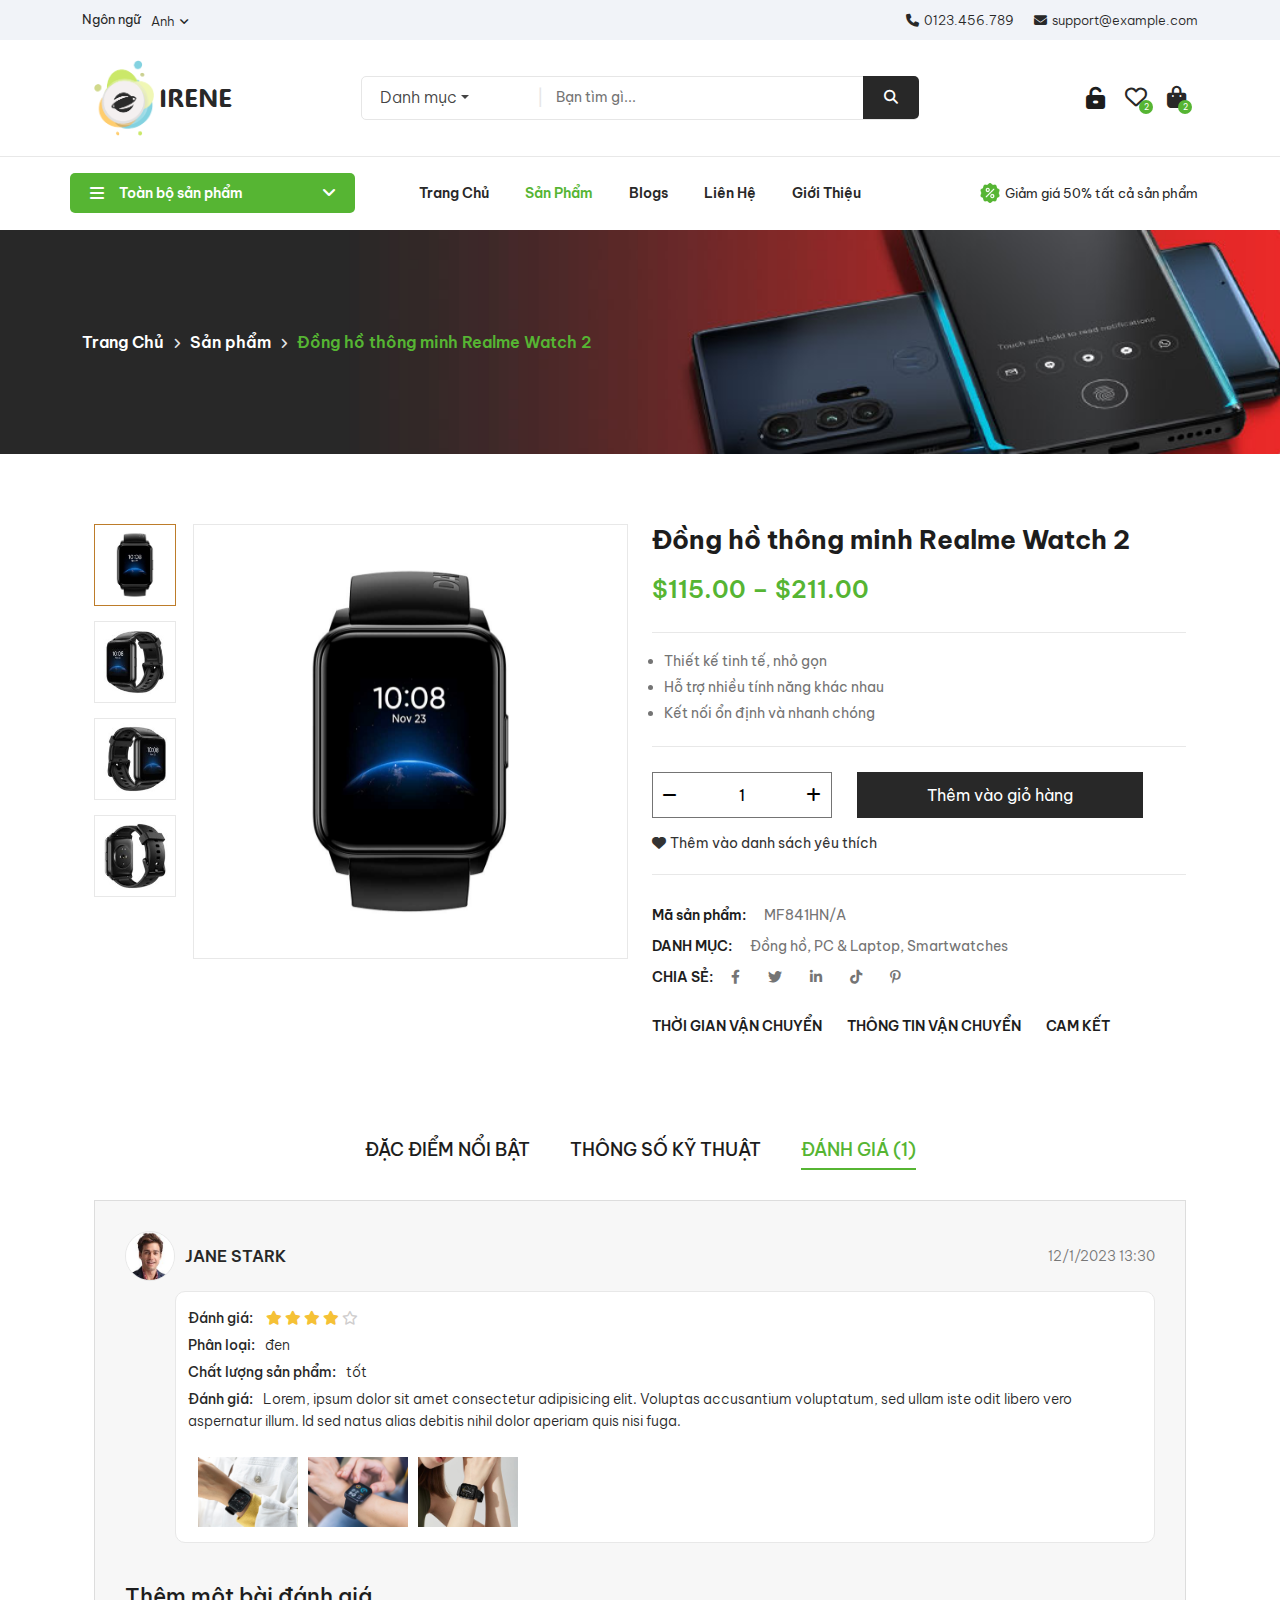
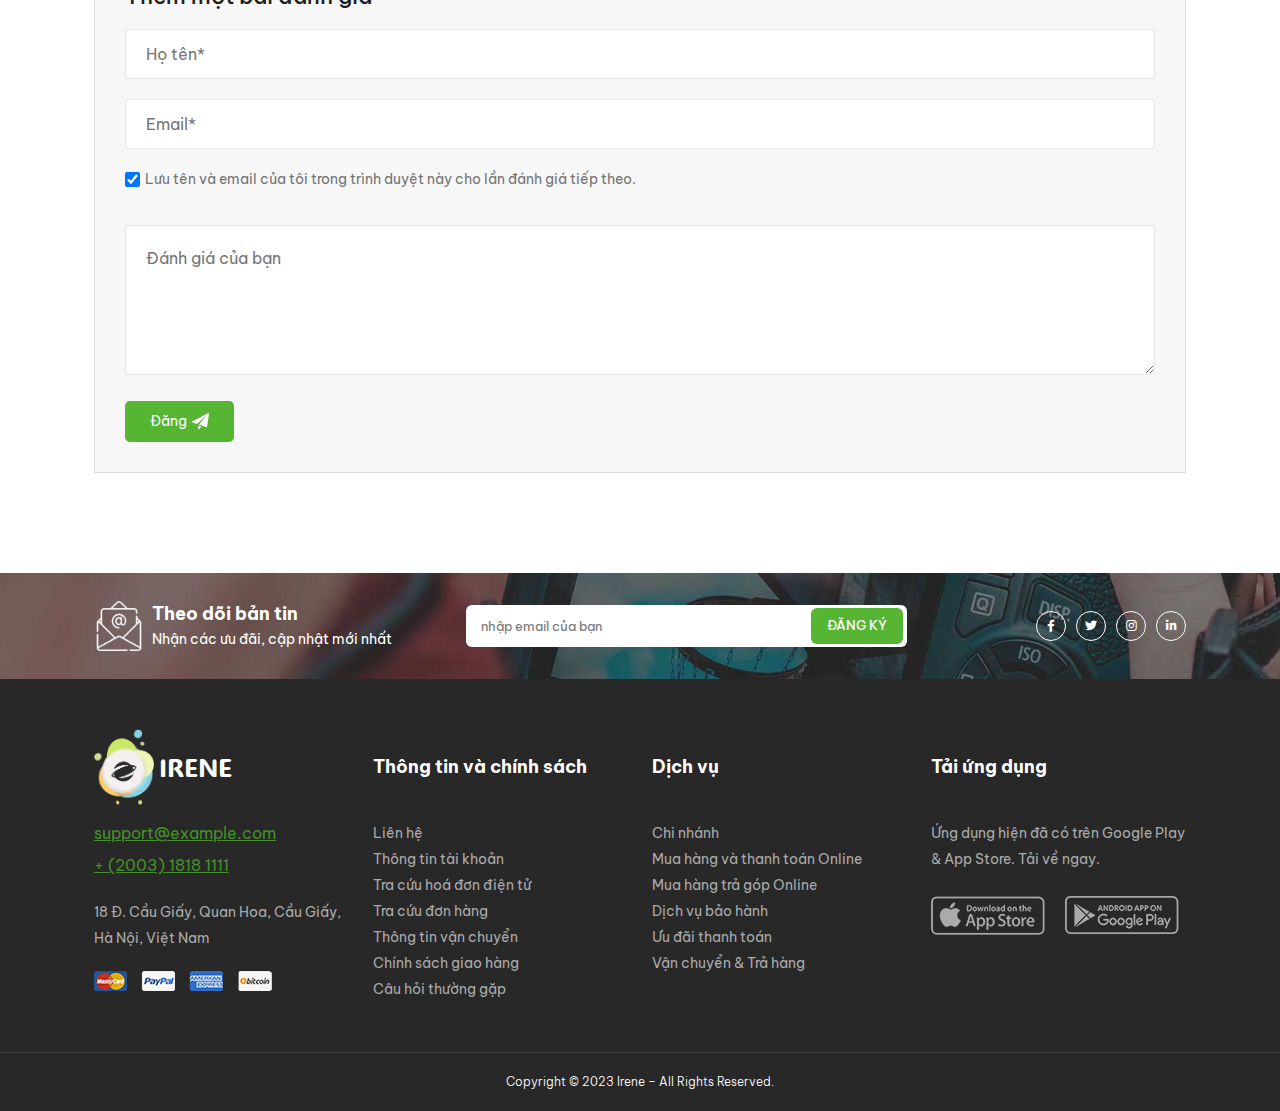
<file: pro-detail.html>
<!DOCTYPE html>
<html>

<head>
  <meta charset="utf-8">
  <title>demo-ecommerce-blog</title>
  <meta name="viewport" content="width=devie-width, initial-scale=1">
  <meta charset="UTF-8">
  <link rel="stylesheet" href="css/all.min.css">
  <link rel="stylesheet" href="css/bootstrap.min.css">
  <link rel="stylesheet" href="css/jquery-ui.min.css">
  <link rel="stylesheet" href="css/owl.carousel.min.css">
  <link rel="stylesheet" href="css/owl.theme.default.min.css">
  <link rel="stylesheet" href="css/style.css">
</head>

<body>
  <button onclick="topFunction()" id="myBtn" title="Go to top"><i class="fa-solid fa-angle-up"></i></button>
  <div id="header">
    <div class="container-fluid header-top">
      <div class="container d-flex justify-content-between">
        <div class="header-top-left d-flex align-items-center">
          <h6>Ngôn ngữ</h6>
          <div class="dropdown">
            <a class="dropbtn">Anh<i class="fa-solid fa-angle-down"></i></a>
            <div class="dropdown-content">
              <a href="#">Pháp</a>
              <a href="#">Trung Quốc</a>
              <a href="#">Bồ Đào Nha</a>
            </div>
          </div>
        </div>
        <ul class="header-top-right d-flex">
          <ul class="phone d-flex">
            <li><i class="fa-solid fa-phone"></i></li>
            <li><a href="#">0123.456.789</a></li>
          </ul>
          <ul class="mail d-flex">
            <li><i class="fa-solid fa-envelope"></i></li>
            <li><a href="#">support@example.com</a></li>
          </ul>
        </ul>
      </div>
    </div>
    <div class="container top-nav">
      <div class="row d-flex align-items-center">
        <div class="col-3 d-flex" id="logo">
          <img src="./img/logo-b_1 1.png" alt="" />
          <p>IRENE</p>
        </div>
        <div class="col-6 p-0 nav-search">
          <ul class="d-flex m-0 position-relative">
            <li>
              <div class="dropdown">
                <button class="btn btn-secondary dropdown-toggle" type="button" data-bs-toggle="dropdown"
                  aria-expanded="false">
                  Danh mục
                </button>
                <ul class="dropdown-menu">
                  <li><a class="dropdown-item" href="#">Điện thoại, Tablets</a></li>
                  <li><a class="dropdown-item" href="#">Laptop</a></li>
                  <li><a class="dropdown-item" href="#">Đồng hồ</a></li>
                  <li><a class="dropdown-item" href="#">Máy ảnh</a></li>
                  <li><a class="dropdown-item" href="#">Âm thanh</a></li>
                  <li><a class="dropdown-item" href="#">Tivi</a></li>
                  <li><a class="dropdown-item" href="#">PC, Màn hình</a></li>
                  <li><a class="dropdown-item" href="#">Gia dụng</a></li>
                </ul>
              </div>
            </li>

            <li><span>|</span></li>
            <li><input type="text" placeholder="Bạn tìm gì..." /></li>
            <li class="btn position-absolute">
              <div><i class="fa-solid fa-magnifying-glass"></i></div>
            </li>
          </ul>
        </div>
        <div class="col-3 nav-right-t d-flex">
          <ul class="d-flex h-full justify-end items-center">
            <li class="login">
              <button class="btn btn-primary" data-bs-target="#exampleModalToggle" data-bs-toggle="modal"><i
                  class="fa-solid fa-unlock-keyhole"></i>
              </button>
              <div class="modal fade" id="exampleModalToggle" aria-hidden="true"
                aria-labelledby="exampleModalToggleLabel" tabindex="-1">
                <div class="modal-dialog modal-dialog-centered">
                  <div class="modal-content">
                    <div class="modal-header">
                      <h1 class="modal-title fs-5" id="exampleModalToggleLabel">Login</h1>
                      <button type="button" class="btn-close" data-bs-dismiss="modal" aria-label="Close"></button>
                    </div>
                    <div class="modal-body">
                      <div>
                        <label class="d-flex">Username or email address</label>
                        <input class="w3-input w3-border" name="first" type="text">
                      </div>
                      <div>
                        <label class="d-flex">Password </label>
                        <input class="w3-input w3-border" name="first" type="text">
                      </div>
                      <div class="w3-check">
                        <input type="checkbox" checked="checked">
                        <label> Remember me </label></p>
                      </div>
                    </div>
                    <div class="modal-footer">
                      <button class="w-100">Sign In</button>
                      <ul class="d-flex justify-content-center">
                        <li><a href="#"><i class="fa-solid fa-key"></i>Lost your password?</a></li>
                        <li><a href="#"><i class="fa-regular fa-user"></i>Create an account</a></li>
                      </ul>
                    </div>
                  </div>
                </div>
              </div>
            </li>
            <li class="heart">
              <i class="fa-regular fa-heart"></i>
              <div class="tag">2</div>
            </li>
            <li class="shoppin">
              <i class="fa-solid fa-bag-shopping"></i>
              <div class="tag">2</div>
            </li>
          </ul>
        </div>
      </div>
    </div>
    <div class="line"></div>
    <div class="navbar container">
      <div class="row align-items-center">
        <div class="col-3 navbar-left">
          <div class="dropdown d-flex align-items-center justify-content-between w-100">
            <div class="d-flex align-items-center">
              <i class="fa-solid fa-bars"></i>
              <p>Toàn bộ sản phẩm</p>
            </div>
            <i class="fa-solid fa-angle-down"></i>
            <div class="dropdown-content">
              <ul>
                <li><a class="item" href="#"><img src="img/hot-sale.png" alt="">Khuyến mại</a></li>
                <li> <a class="item" href="#"><img src="img/badge.png" alt="">Top bán chạy</a></li>
                <li class="sub-dropdown d-flex align-items-center justify-content-between">
                  <a class="item" href="#"><img src="img/device.png" alt="">Điện thoại & Tablets</a>
                  <i class="fa-solid fa-angle-right"></i>
                  <div class="sub-dropdown-content">
                    <div class="bg-item-tablets">
                      <div class="d-flex">
                        <ul class="col-6">
                          <li class="title">Điện thoại</li>
                          <li><a href="#">Điện thoại Android</a></li>
                          <li><a href="#">Điện thoại iPhone</a></li>
                          <li><a href="#">Điện thoại Windows</a></li>
                          <ul class="sub">
                            <li class="sub-title">Phụ kiện điện thoại</li>
                            <li><a href="#">Ốp điện thoại</a></li>
                            <li><a href="#">Kính cường lực</a></li>
                            <li><a href="#">Dây sạc</a></li>
                          </ul>
                        </ul>
                        <ul class="col-6">
                          <li class="title">Tablets</li>
                          <li><a href="#">Tablets Android</a></li>
                          <li><a href="#">iPad</a></li>
                          <ul class="sub">
                            <li class="sub-title">Phụ kiện Tablets</li>
                            <li><a href="#">Kính cường lực</a></li>
                            <li><a href="#">Dây sạc</a></li>
                          </ul>
                        </ul>
                      </div>

                    </div>
                  </div>
                </li>
                <li class="sub-dropdown d-flex align-items-center justify-content-between">
                  <a class="item" href="#"><img src="img/device.png" alt="">Laptop</a>
                  <i class="fa-solid fa-angle-right"></i>
                  <div class="sub-dropdown-content">
                    <div class="d-flex item-laptop">
                      <ul class="col-6">
                        <li class="title">Laptop</li>
                        <li class="sub-title">Kích thước màn hình</li>
                        <li><a href="#">Laptop 12 inch</a></li>
                        <li><a href="#">Laptop 13 inch</a></li>
                        <li><a href="#">Laptop 14 inch</a></li>
                        <li><a href="#">Laptop 15.6 inch</a></li>
                        <li><a href="#">Laptop 16 inch</a></li>
                        <ul class="sub">
                          <li class="sub-title">Loại chip</li>
                          <li><a href="#">Laptop core i3</a></li>
                          <li><a href="#">Laptop core i5</a></li>
                          <li><a href="#">Laptop core i7</a></li>
                          <li><a href="#">Laptop core i9</a></li>

                        </ul>
                      </ul>
                      <ul class="col-6 bg-item-laptop position-relative">
                        <div class="content position-absolute">
                          <p>Sắp ra mắt</p>
                          <h5>MacBook pro<br> 17 inch</h5>
                          <button id="button">mua ngay</button>
                        </div>
                      </ul>
                    </div>
                  </div>
                </li>
                <!-- <li><a class="item" href="#"><img src="img/laptop.png" alt="">Laptop</a></li> -->
                <li><a class="item" href="#"><img src="img/smartwatch.png" alt="">Đồng hồ</a></li>
                <li class="sub-dropdown d-flex align-items-center justify-content-between">
                  <a class="item" href="#"><img src="img/device.png" alt="">Máy ảnh</a>
                  <i class="fa-solid fa-angle-right"></i>
                  <div class="sub-dropdown-content">
                    <div class="bg-item-camera">
                      <div class="d-flex">
                        <ul class="col-6">
                          <li class="title">Điện thoại</li>
                          <li><a href="#">Điện thoại Android</a></li>
                          <li><a href="#">Điện thoại iPhone</a></li>
                          <li><a href="#">Điện thoại Windows</a></li>
                          <ul class="sub">
                            <li class="sub-title">Phụ kiện điện thoại</li>
                            <li><a href="#">Ốp điện thoại</a></li>
                            <li><a href="#">Kính cường lực</a></li>
                            <li><a href="#">Dây sạc</a></li>
                          </ul>
                        </ul>
                        <ul class="col-6">
                          <li class="title">Tablets</li>
                          <li><a href="#">Tablets Android</a></li>
                          <li><a href="#">iPad</a></li>
                          <ul class="sub">
                            <li class="sub-title">Phụ kiện Tablets</li>
                            <li><a href="#">Kính cường lực</a></li>
                            <li><a href="#">Dây sạc</a></li>
                          </ul>
                        </ul>
                      </div>
                    </div>
                  </div>
                </li>
                <!-- <li><a class="item" href="#"><img src="img/camera.png" alt="">Máy ảnh</a></li> -->
                <li><a class="item" href="#"><img src="img/headphones.png" alt="">Âm thanh</a></li>
                <li><a class="item" href="#"><img src="img/television.png" alt="">Tivi</a></li>
                <li><a class="item" href="#"><img src="img/computer.png" alt="">PC, Màn hình</a></li>
                <li><a class="item" href="#"><img src="img/home-appliance.png" alt="">Gia dụng</a></li>
              </ul>
            </div>
          </div>
        </div>
        <div class="col-lg-6 col-3 navbar-link">
          <nav class="navbar navbar-expand-lg">
            <button class="navbar-toggler" type="button" data-bs-toggle="offcanvas" data-bs-target="#offcanvasNavbar"
              aria-controls="offcanvasNavbar" aria-label="Toggle navigation">
              <span class="navbar-toggler-icon"></span>
            </button>
            <div class="offcanvas offcanvas-start" tabindex="-1" id="offcanvasNavbar"
              aria-labelledby="offcanvasNavbarLabel">
              <div class="offcanvas-header">
                <div class="d-flex" id="logo">
                  <img src="./img/logo-b_1 1.png" alt="">
                  <p>IRENE</p>
                </div>
                <button type="button" class="btn-close" data-bs-dismiss="offcanvas" aria-label="Close"></button>
              </div>
              <div class="offcanvas-body justify-content-center">
                <div class="nav-search">
                  <ul class="d-flex m-0 position-relative">
                    <li><input type="text" placeholder="Bạn tìm gì..."></li>
                    <li class="btn position-absolute">
                      <div><i class="fa-solid fa-magnifying-glass"></i></div>
                    </li>
                  </ul>
                </div>
                <div class="content">
                  <ul class="nav navbar-nav">
                    <li class="nav-item"><a href="./index.html" class="nav-link ">Trang chủ</a></li>
                    <li class="nav-item"><a href="./shop.html" class="nav-link active">Sản phẩm</a></li>
                    <li class="nav-item"><a href="./blog.html" class="nav-link ">Blogs</a></li>
                    <li class="nav-item"><a href="./contact.html" class="nav-link">Liên hệ</a></li>
                    <li class="nav-item"><a href="./about.html" class="nav-link ">Giới thiệu</a></li>
                  </ul>
                  <div class="header-mobile-bottom">
                    <aside class="widget_block">
                      <div>
                        <img src="img/sale.png" alt="">
                        <strong>HOTLINE <span class="text-theme">(2003) 1818 1111</span></strong>
                      </div>
                    </aside>
                    <aside class="widget_block-2">
                      <p>18 Đ. Cầu Giấy, Quan Hoa, Cầu Giấy, Hà Nội, Việt Nam</p>
                    </aside>
                    <aside class="widget_goal_socials_widget">
                      <div class="social-footer col-lg-4 col-12 my-2 order-lg-3 order-2 d-flex justify-content-end">
                        <a href="#"><i class="fa-brands fa-facebook-f"></i></a>
                        <a href="#"><i class="fa-brands fa-twitter"></i></a>
                        <a href="#"><i class="fa-brands fa-instagram"></i></a>
                        <a href="#"><i class="fa-brands fa-linkedin-in"></i></a>
                      </div>
                    </aside>
                  </div>

                </div>
              </div>
            </div>
          </nav>
        </div>
        <div class="col-6 d-flex" id="logo">
          <img src="./img/logo-b_1 1.png" alt="">
          <p>IRENE</p>
        </div>
        <div class="col-3 nav-right-t d-flex">
          <div class="d-flex login justify-content-end">
            <button type="button" class="btn btn-primary" data-bs-toggle="modal" data-bs-target="#exampleModal">
              <i class="fa-solid fa-unlock-keyhole"></i>
            </button>

            <!-- Modal -->
            <div class="modal fade" id="exampleModal" tabindex="-1" aria-labelledby="exampleModalLabel"
              aria-hidden="true">
              <div class="modal-dialog">
                <div class="modal-content">
                  <div class="modal-header">
                    <h1 class="modal-title fs-5" id="exampleModalToggleLabel">Login</h1>
                    <button type="button" class="btn-close" data-bs-dismiss="modal" aria-label="Close"></button>
                  </div>
                  <div class="modal-body">
                    <div>
                      <label class="d-flex">Username or email address</label>
                      <input class="w3-input w3-border" name="first" type="text">
                    </div>
                    <div>
                      <label class="d-flex">Password </label>
                      <input class="w3-input w3-border" name="first" type="text">
                    </div>
                    <div class="w3-check">
                      <input type="checkbox" checked="checked">
                      <label> Remember me </label>
                      <p></p>
                    </div>
                  </div>
                  <div class="modal-footer">
                    <button class="w-100">Sign In</button>
                    <ul class="d-flex justify-content-center">
                      <li><a href="#"><i class="fa-solid fa-key"></i>Lost your password?</a></li>
                      <li><a href="#"><i class="fa-regular fa-user"></i>Create an account</a></li>
                    </ul>
                  </div>
                </div>
              </div>
            </div>
          </div>
        </div>
        <div class="col-3 d-flex navbar-right">
          <img src="img/discount.png" alt="">
          <p>Giảm giá 50% tất cả sản phẩm</p>
        </div>
      </div>
    </div>
    <div class="container-fluid bg-hero-header">
      <div class="container hero-header">
        <div class="row">
          <h1></h1>
          <ul class="d-flex align-items-center p-0">
            <li><a href="./index.html">Trang Chủ</a></li>
            <li><i class="fa-solid fa-angle-right"></i></li>
            <li><a href="#">Sản phẩm</a></li>
            <li><i class="fa-solid fa-angle-right"></i></li>
            <li><a class="active" href="#">Đồng hồ thông minh Realme Watch 2</a></li>
          </ul>
        </div>
      </div>
    </div>
  </div>
  <div class="container product-details">
    <div class="row">
      <div class="col-lg-6 col-12 product-details-img">
        <div id="carouselExampleIndicators" class="carousel slide d-flex">
          <div class="carousel-indicators slick-track">
            <button type="button" data-bs-target="#carouselExampleIndicators" data-bs-slide-to="0" class="active img-1"
              aria-current="true" aria-label="Slide 1"></button>
            <button type="button" data-bs-target="#carouselExampleIndicators" data-bs-slide-to="1" class="img-2"
              aria-label="Slide 2"></button>
            <button type="button" data-bs-target="#carouselExampleIndicators" data-bs-slide-to="2" class="img-3"
              aria-label="Slide 3"></button>
            <button type="button" data-bs-target="#carouselExampleIndicators" data-bs-slide-to="3" class="img-4"
              aria-label="Slide 4"></button>
          </div>
          <div class="carousel-inner">
            <div class="carousel-item active details-prod-img">
              <img src="img/p-03.jpeg" alt="" class="w-100 img"
                style="transform-origin: center center; transform: scale(1);">
            </div>
            <div class="carousel-item details-prod-img">
              <img src="img/p-03-2.jpeg" alt="" class="w-100 img">
            </div>
            <div class="carousel-item details-prod-img">
              <img src="img/p-03-3.jpeg" alt="" class="w-100 img">
            </div>
            <div class="carousel-item details-prod-img">
              <img src="img/p-03-4.jpeg" alt="" class="w-100 img">
            </div>
          </div>
          <!-- <button class="pr-details carousel-control-prev" type="button" data-bs-target="#carouselExampleIndicators"
            data-bs-slide="prev">
            <span class="carousel-control-prev-icon" aria-hidden="true"></span>
            <span class="visually-hidden">Previous</span>
          </button>
          <button class="pr-details carousel-control-next" type="button" data-bs-target="#carouselExampleIndicators"
            data-bs-slide="next">
            <span class="carousel-control-next-icon" aria-hidden="true"></span>
            <span class="visually-hidden">Next</span>
          </button> -->
        </div>
      </div>
      <div class="col-lg-6 col-12 product-details-content">
        <div class="row">
          <h1 class="title">Đồng hồ thông minh Realme Watch 2</h1>
          <h4>$115.00 – $211.00</h4>
          <div class="line"></div>
          <ul class="advantage">
            <li>Thiết kế tinh tế, nhỏ gọn</li>
            <li>Hỗ trợ nhiều tính năng khác nhau</li>
            <li>Kết nối ổn định và nhanh chóng</li>
          </ul>
          <div class="line"></div>
          <div class="d-flex cart">
            <div class="qty">
              <button id="btn-minus"><i class="fa-solid fa-minus"></i></button>
              <input type="number" value="1" id="i-qty">
              <button id="btn-plus"><i class="fa-solid fa-plus"></i></button>
            </div>
            <button class="add">Thêm vào giỏ hàng</button>
          </div>
          <div class="wishlist d-flex"><i class="fa-solid fa-heart"></i>
            <p class="m-0 ms-1">Thêm vào danh sách yêu thích</p>
          </div>
          <div class="line"></div>
          <div class="p-0">
            <ul class="pr-meta d-flex">
              <ul class="sub-title">
                <li>Mã sản phẩm: <span>MF841HN/A</span></li>
                <li>DANH MỤC: <span>Đồng hồ, PC & Laptop, Smartwatches</span></li>
                <li>CHIA SẺ: <span><a href="#" data-toggle="tooltip" aria-label="Share on facebook"
                      data-bs-original-title="Share on facebook"><i class="fa-brands fa-facebook-f"></i></a>
                    <a href="#" data-toggle="tooltip" aria-label="Share on Twitter"
                      data-bs-original-title="Share on Twitter"><i class="fa-brands fa-twitter"></i></a>
                    <a href="#" data-toggle="tooltip" aria-label="Share on LinkedIn"
                      data-bs-original-title="Share on LinkedIn"><i class="fa-brands fa-linkedin-in"></i></a>
                    <a href="#" data-toggle="tooltip" aria-label="Share on Tumblr"
                      data-bs-original-title="Share on Tumblr"><i class="fa-brands fa-tiktok"></i></a>
                    <a href="#" data-toggle="tooltip" aria-label="Share on Pinterest"
                      data-bs-original-title="Share on Pinterest"><i class="fa-brands fa-pinterest-p"></i></a></span>
                </li>
              </ul>
            </ul>
            <ul class="shiping d-flex">
              <li class="title-1">
                <button type="button" class="btn btn-primary" data-bs-toggle="modal" data-bs-target="#title-1">
                  THỜI GIAN VẬN CHUYỂN
                </button>
                <div class="modal fade" id="title-1" tabindex="-1" aria-labelledby="exampleModalLabel"
                  aria-hidden="true">
                  <div class="modal-dialog modal-dialog-centered">
                    <div class="modal-content">
                      <div class="modal-header">
                        <h1 class="modal-title fs-5" id="exampleModalLabel">THỜI GIAN VẬN CHUYỂN</h1>
                        <button type="button" class="btn-close" data-bs-dismiss="modal" aria-label="Close"></button>
                      </div>
                      <div class="modal-body">
                        <table>
                          <tbody>
                            <tr>
                              <th class="title">
                                Giao hàng tiêu chuẩn
                              </th>
                              <th class="value">
                                Giao hàng trong vòng 3-5 ngày làm việc
                              </th>
                            </tr>
                            <tr>
                              <th class="title">
                                Chuyển phát nhanh (Bưu kiện tiêu chuẩn)
                              </th>
                              <th class="value">
                                Giao hàng trong vòng 1-2 ngày làm việc
                              </th>
                            </tr>
                            <tr>
                              <th class="title">
                                Bưu kiện cực lớn
                              </th>
                              <th class="value">
                                Giao hàng trong vòng 3-5 ngày làm việc
                              </th>
                            </tr>
                            <tr>
                              <th class="title">
                                Thời gian
                              </th>
                              <th class="value">
                                Việc giao hàng thường diễn ra trong vòng 2 tuần.
                              </th>
                            </tr>
                          </tbody>
                        </table>
                      </div>
                    </div>
                  </div>
                </div>
              </li>
              <li class="title-2">
                <button type="button" class="btn btn-primary" data-bs-toggle="modal" data-bs-target="#title-2">
                  THÔNG TIN VẬN CHUYỂN
                </button>
                <div class="modal fade" id="title-2" tabindex="-1" aria-labelledby="exampleModalLabel"
                  aria-hidden="true">
                  <div class="modal-dialog modal-dialog-centered">
                    <div class="modal-content">
                      <div class="modal-header">
                        <h1 class="modal-title fs-5" id="exampleModalLabel">THÔNG TIN VẬN CHUYỂN</h1>
                        <button type="button" class="btn-close" data-bs-dismiss="modal" aria-label="Close"></button>
                      </div>
                      <div class="modal-body">
                        <h4>Free Shipping</h4>
                        <p> Lorem ipsum dolor sit, amet consectetur adipisicing elit. Corrupti maiores consequuntur
                          soluta quis perferendis sit, ratione aperiam ducimus dolor error nisi mollitia! Debitis,
                          soluta. Veniam eos reprehenderit voluptatum quo inventore!</p>
                        <h4>Drop Shipping</h4>
                        <p> Lorem ipsum dolor sit amet consectetur adipisicing elit. Numquam magni, porro repellat, iure
                          officia laudantium vero dolor sunt non nisi harum, beatae voluptatibus tenetur eos deserunt
                          temporibus necessitatibus. In, sapiente.audantium vero dolor sunt non nisi harum, beatae
                          voluptatibus tenetur eos deserunt
                          temporibus necessitatibus. In, sapiente.</p>
                        <h4>Ground Shipping</h4>
                        <p> Lorem ipsum dolor sit amet, consectetur adipisicing elit. Blanditiis consectetur suscipit
                          nostrum et laboriosam autem quod tenetur dolorum, impedit dicta aspernatur sequi rerum at
                          explicabo. A natus veritatis impedit quis?Lorem ipsum dolor sit amet, consectetur adipisicing
                          elit. <br>Blanditiis consectetur suscipit
                          nostrum et laboriosam autem quod tenetur dolorum, impedit dicta aspernatur sequi rerum at
                          explicabo. A natus veritatis impedit quis?</p>
                      </div>
                    </div>
                  </div>
                </div>
              </li>
              <li class="title-3">
                <button type="button" class="btn btn-primary" data-bs-toggle="modal" data-bs-target="#title-3">
                  CAM KẾT
                </button>
                <div class="modal fade" id="title-3" tabindex="-1" aria-labelledby="exampleModalLabel"
                  aria-hidden="true">
                  <div class="modal-dialog modal-dialog-centered">
                    <div class="modal-content">
                      <div class="modal-header">
                        <h1 class="modal-title fs-5" id="exampleModalLabel">CAM KẾT</h1>
                        <button type="button" class="btn-close" data-bs-dismiss="modal" aria-label="Close"></button>
                      </div>
                      <div class="modal-body">
                        <p>We speak a lot about the importance of gut health—not only for beauty—but also in terms of
                          our overall health, wellbeing and immunity. But before we can fully understand why the gut is
                          so integral to our health, it’s first essential to learn more about the physiology of the gut
                          itself—and how it works.</p>
                      </div>
                    </div>
                  </div>
                </div>
              </li>
            </ul>
          </div>
        </div>
      </div>
    </div>
  </div>
  <div class="container description mt-5 pt-3">
    <div class="col-12 tabs-btn">
      <ul class="nav nav-pills" role="tablist">
        <li class="nav-item" role="presentation"><a class="nav-link" href="#description" data-bs-toggle="tab"
            aria-selected="false" role="tab" tabindex="-1">ĐẶC ĐIỂM NỔI BẬT</a></li>
        <li class="nav-item" role="presentation"><a class="nav-link" href="#infor" data-bs-toggle="tab"
            aria-selected="false" role="tab" tabindex="-1">Thông số kỹ thuật</a>
        </li>
        <li class="nav-item" role="presentation"><a class="nav-link active" href="#reciew" data-bs-toggle="tab"
            aria-selected="true" role="tab">Đánh giá (1)</a></li>
      </ul>
      <div class="tab-content">
        <div class="tab-pane" id="description" role="tabpanel">
          <div class="row">
            <div class="col-12 content">
              <h1>ĐIỂM NỔI BẬT</h1>
              <p>Specifically, on Upholstery items, the price includes the standard fabric according the grade
                specified;
                In
                case a different fabric from one of the brands from Caffe Latte is required, or COM/COL option, Standard
                packaging is included packaging is included </p>
              <p>Fabric quantity requirements are based on a standard width of 1,40cm / 55” for plain fabrics. If the
                customer
                fabric has a different width or contains a pattern, Caffe Latte must be notified in order to inform the
                customer
                of the exact required fabric quantity. If the pattern requires matching, Caffe Latte needs to know the
                repeat
                dimensions for a calculation of additional yardage/meters required and/or additional charge for
                matching;
                5.
                Standard packaging is included </p>
            </div>

          </div>
        </div>
      </div>
      <div class="tab-content">
        <div class="tab-pane" id="infor" role="tabpanel">
          <div class="row">
            <div class="content">
              <h1>Thông số kỹ thuật</h1>
              <table>
                <tbody>
                  <tr>
                    <th class="title">
                      Thương hiệu
                    </th>
                    <th class="value">Sony</th>
                  </tr>
                  <tr>
                    <th class="title">
                      Kích thước màn hình
                    </th>
                    <th class="value">5 inch</th>
                  </tr>
                  <tr>
                    <th class="title">
                      Độ phân giải màn hình
                    </th>
                    <th class="value">1366x768 pixel</th>
                  </tr>
                  <tr>
                    <th class="title">
                      Công nghệ hiển thị
                    </th>
                    <th class="value">LED</th>
                  </tr>
                  <tr>
                    <th class="title">
                      Dung lượng ổ cứng
                    </th>
                    <th class="value">128 GB</th>
                  </tr>
                  <tr>
                    <th class="title">
                      Hệ điều hành
                    </th>
                    <th class="value">Mac OS X</th>
                  </tr>
                  <tr>
                    <th class="title">
                      Khả năng tương thích không dây
                    </th>
                    <th class="value">802.11abg, 802.11 A/C, 802.11 a/b/g/n, 802.11A</th>
                  </tr>
                  <tr>
                    <th class="title">
                      Mã sản phẩm
                    </th>
                    <th class="value">MF841HN/A</th>
                  </tr>
                </tbody>
              </table>
            </div>
          </div>
        </div>
      </div>
      <div class="tab-content">
        <div class="tab-pane active show" id="reciew" role="tabpanel">
          <div class="row">
            <div class="content">
              <h1>Đánh giá (1)</h1>
              <p class="d-none">Hiện tại không có đánh giá nào.</p>
              <div class="reciew-form">
                <div class="load-item review-use">
                  <div class="info d-flex justify-content-between">
                    <div class="d-flex align-items-center">
                      <div class="avt">
                        <img class="w-100" src="img/testimonial-02-1-120x120_left.jpeg" alt="">
                      </div>
                      <div class="name">JANE STARK</div>
                    </div>
                    <h6 class="time">12/1/2023 13:30</h6>
                  </div>
                  <div class="review">
                    <p>Đánh giá:
                      <span class="star-rating">
                        <i class="active fa-solid fa-star"></i>
                        <i class="active fa-solid fa-star"></i>
                        <i class="active fa-solid fa-star"></i>
                        <i class="active fa-solid fa-star"></i>
                        <i class="fa-regular fa-star"></i>
                      </span>
                    </p>
                    <p>Phân loại:<span>đen</span></p>
                    <p>Chất lượng sản phẩm:<span>tốt</span></p>
                    <p>Đánh giá:<span>Lorem, ipsum dolor sit amet consectetur adipisicing elit. Voluptas accusantium
                        voluptatum, sed ullam iste odit libero vero aspernatur illum. Id sed natus alias debitis nihil
                        dolor aperiam quis nisi fuga.</span></p>
                    <ul class="d-flex">
                      <li class="img">
                        <div class="content" data-bs-toggle="modal" data-bs-target="#img-1"
                          style="background-image: url(img/dong-ho-thong-minh-duoi-2-trieu-dong-cua-realme-co-gi-1.jpeg);">
                        </div>
                        <div class="modal fade" id="img-1" tabindex="-1" aria-labelledby="exampleModalLabel"
                          aria-hidden="true" style="display: none;">
                          <div class="modal-dialog modal-dialog-centered overflow-hidden">
                            <img class="w-100" src="img/dong-ho-thong-minh-duoi-2-trieu-dong-cua-realme-co-gi-1.jpeg"
                              alt="">
                          </div>
                        </div>
                      </li>
                      <li class="img">
                        <div class="content" data-bs-toggle="modal" data-bs-target="#img-2"
                          style="background-image: url(img/realme-watch-2-pro-gadgetmatch-20210713-01-1000x600.jpeg);">
                        </div>
                        <div class="modal fade" id="img-2" tabindex="-1" aria-labelledby="exampleModalLabel"
                          aria-hidden="true" style="display: none;">
                          <div class="modal-dialog modal-dialog-centered overflow-hidden">
                            <img class="w-100" src="img/realme-watch-2-pro-gadgetmatch-20210713-01-1000x600.jpeg"
                              alt="">
                          </div>
                        </div>
                      </li>
                      <li class="img">
                        <div class="content" data-bs-toggle="modal" data-bs-target="#img-3"
                          style="background-image: url(img/Montre-connectee-Realme-Watch-2-Pro-noir.jpeg);">
                        </div>
                        <div class="modal fade" id="img-3" tabindex="-1" aria-labelledby="exampleModalLabel"
                          aria-hidden="true" style="display: none;">
                          <div class="modal-dialog modal-dialog-centered overflow-hidden">
                            <img class="w-100" src="img/Montre-connectee-Realme-Watch-2-Pro-noir.jpeg" alt="">
                          </div>
                        </div>
                      </li>
                    </ul>
                  </div>
                </div>
                <a href="#" id="loadMore" data-init-records="2" data-records-per-page="2">Xem thêm</a>
                <h1 class="d-none">Hãy là người đầu tiên đánh giá “Realme Watch 2 Smart Watch 2” </h1>
                <h1>Thêm một bài đánh giá</h1>
                <input class="d-flex" type="text" placeholder="Họ tên*">
                <input type="email" placeholder="Email*">
                <div class="w3-check">
                  <input type="checkbox" checked="checked">
                  <label>Lưu tên và email của tôi trong trình duyệt này cho lần đánh giá tiếp theo. </label>
                </div>
                <textarea type="text" placeholder="Đánh giá của bạn"></textarea>
                <button class="d-flex align-items-center" id="button">Đăng<img src="img/paper-plane.png"
                    alt=""></button>
              </div>
            </div>
          </div>
        </div>
      </div>
    </div>
  </div>
  <div class="container-fluid bg-footer-top">
    <div class="container">
      <div class="row align-items-center">
        <div class="col-lg-4 col-12 my-2 order-1">
          <div class="email d-flex align-items-center">
            <img src="img/email.png" alt="" />
            <div class="content ms-2">
              <h1>Theo dõi bản tin</h1>
              <p>Nhận các ưu đãi, cập nhật mới nhất</p>
            </div>
          </div>
        </div>
        <div class="col-lg-5 col-12 my-2 order-lg-2 order-3">
          <div class="input d-flex">
            <input type="text" placeholder="nhập email của bạn" />
            <button id="button">Đăng ký</button>
          </div>
        </div>
        <div class="social-footer col-lg-3 col-12 my-2 order-lg-3 order-2 d-flex justify-content-end">
          <a href="#"><i class="fa-brands fa-facebook-f"></i></a>
          <a href="#"><i class="fa-brands fa-twitter"></i></a>
          <a href="#"><i class="fa-brands fa-instagram"></i></a>
          <a href="#"><i class="fa-brands fa-linkedin-in"></i></a>
        </div>
      </div>
    </div>
  </div>
  <div class="container-fluid d-flex bg-footer">
    <div class="container footer">
      <div class="row">
        <div class="col-lg-3 col-md-6 col-sm-12 info">
          <div class="d-flex" id="logo">
            <img src="./img/logo-b_1 1.png" alt="">
            <p>IRENE</p>
          </div>
          <ul class="mt-3">
            <li class="mb-2">
              <a class="email">support@example.com</a>
            </li>
            <li>
              <a class="phone">+ (2003) 1818 1111</a>
            </li>
          </ul>
          <p>18 Đ. Cầu Giấy, Quan Hoa, Cầu Giấy, Hà Nội, Việt Nam</p>
          <img src="img/pay.png" alt="">
        </div>
        <div class="col-lg-3 col-md-6 col-sm-12 account">
          <span>Thông tin và chính sách</span>
          <ul class="mt-3">
            <li>
              <a href="#">Liên hệ</a>
            </li>
            <li>
              <a href="#">Thông tin tài khoản</a>
            </li>
            <li>
              <a href="#">Tra cứu hoá đơn điện tử</a>
            </li>
            <li>
              <a href="#">Tra cứu đơn hàng</a>
            </li>
            <li>
              <a href="#">Thông tin vận chuyển</a>
            </li>
            <li>
              <a href="#">Chính sách giao hàng</a>
            </li>
            <li>
              <a href="#">Câu hỏi thường gặp</a>
            </li>
          </ul>
        </div>
        <div class="col-lg-3 col-md-6 col-sm-12 our-services">
          <span>Dịch vụ</span>
          <ul class="mt-3">
            <li>
              <a href="#">Chi nhánh</a>
            </li>
            <li>
              <a href="#">Mua hàng và thanh toán Online</a>
            </li>
            <li>
              <a href="#">Mua hàng trả góp Online</a>
            </li>
            <li>
              <a href="#">Dịch vụ bảo hành</a>
            </li>
            <li>
              <a href="#">Ưu đãi thanh toán</a>
            </li>
            <li>
              <a href="#">Vận chuyển & Trả hàng</a>
            </li>
          </ul>
        </div>
        <div class="col-lg-3 col-md-6 col-sm-12 Download">
          <span>Tải ứng dụng</span>
          <p class="mt-3">
            Ứng dụng hiện đã có trên Google Play & App Store. Tải về ngay.
          </p>
          <ul class="d-flex mt-4 img-app">
            <li><img src="img/app-01.png" alt="" /></li>
            <li><img src="img/app-02.png" alt="" /></li>
          </ul>
        </div>
      </div>
    </div>

  </div>
  <div class="copyright">
    Copyright © 2023 Irene – All Rights Reserved.
  </div>
  <script src="js/jquery-3.7.0.min.js"></script>
  <script src="js/jquery-ui.min.js"></script>
  <script src="js/bootstrap.bundle.min.js"></script>
  <script src="js/owl.carousel.min.js"></script>
  <script src="js/style.js"></script>
</body>

</html>
</file>
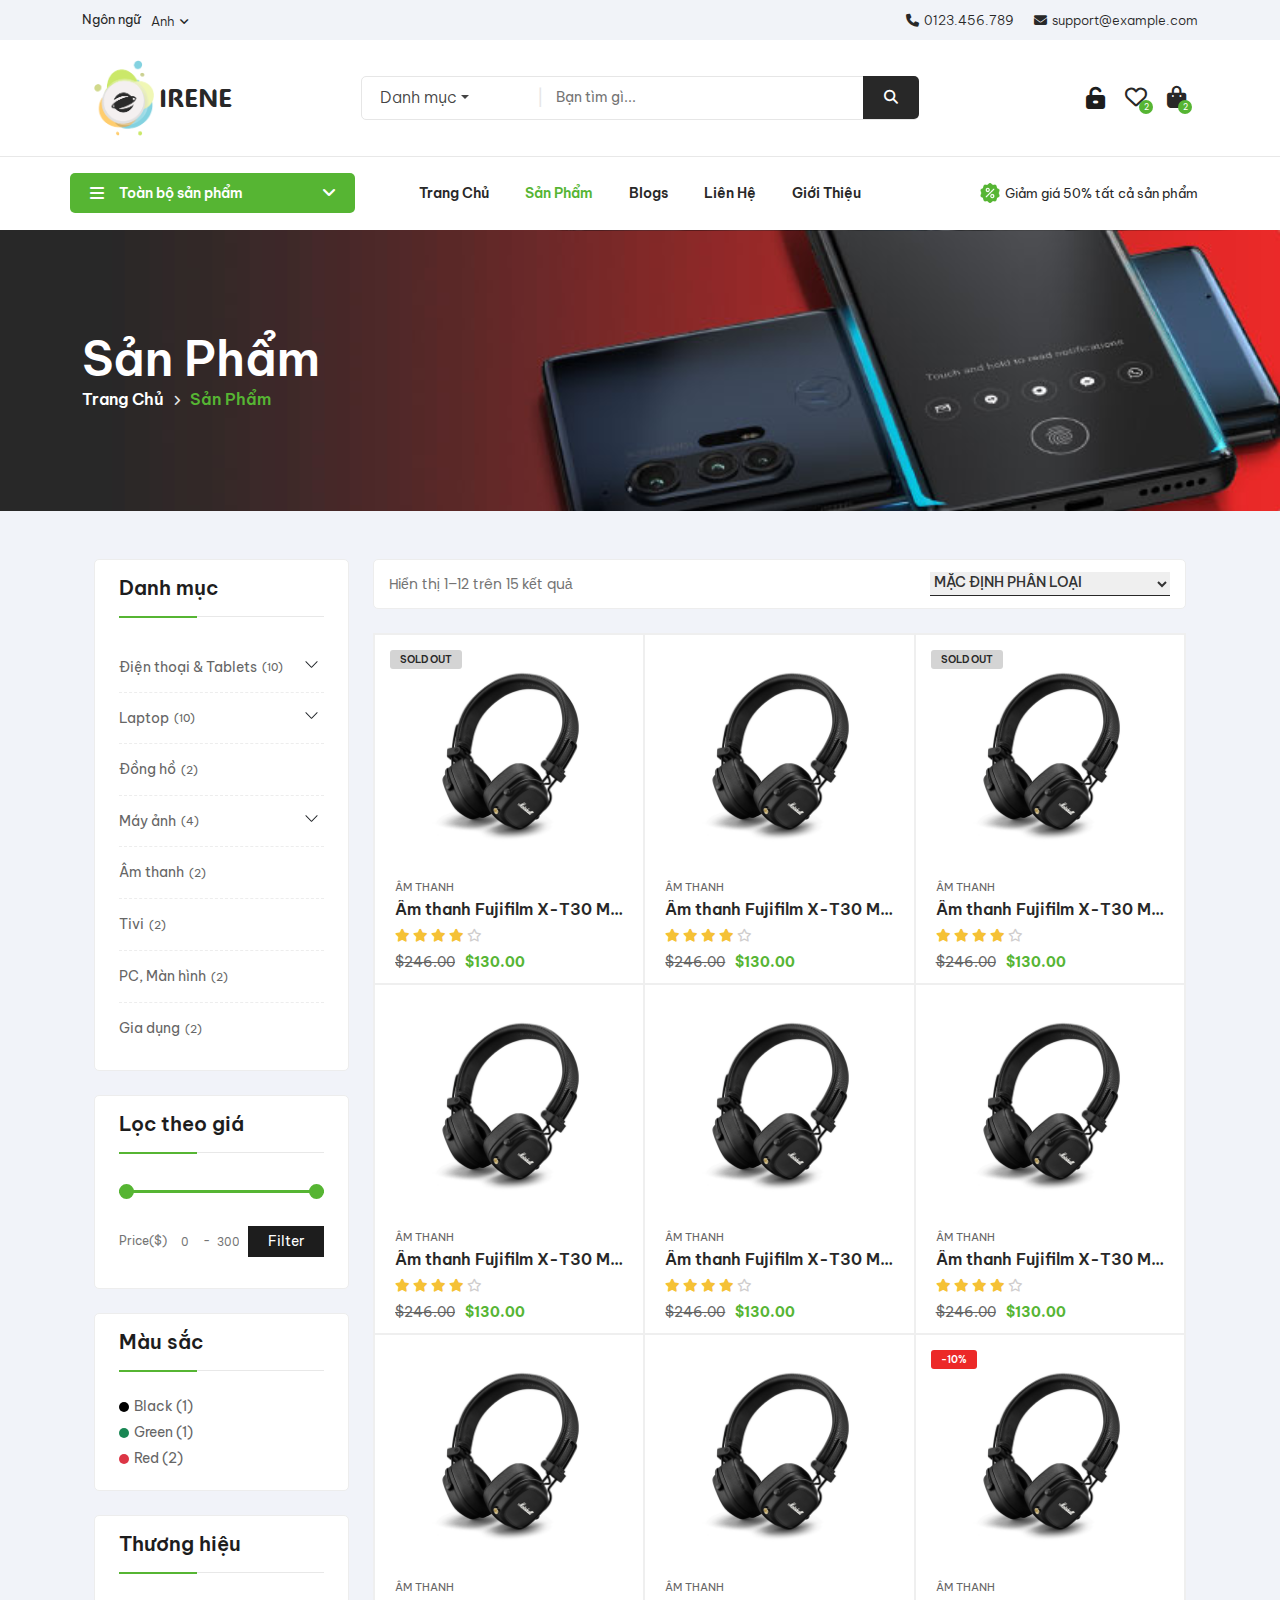
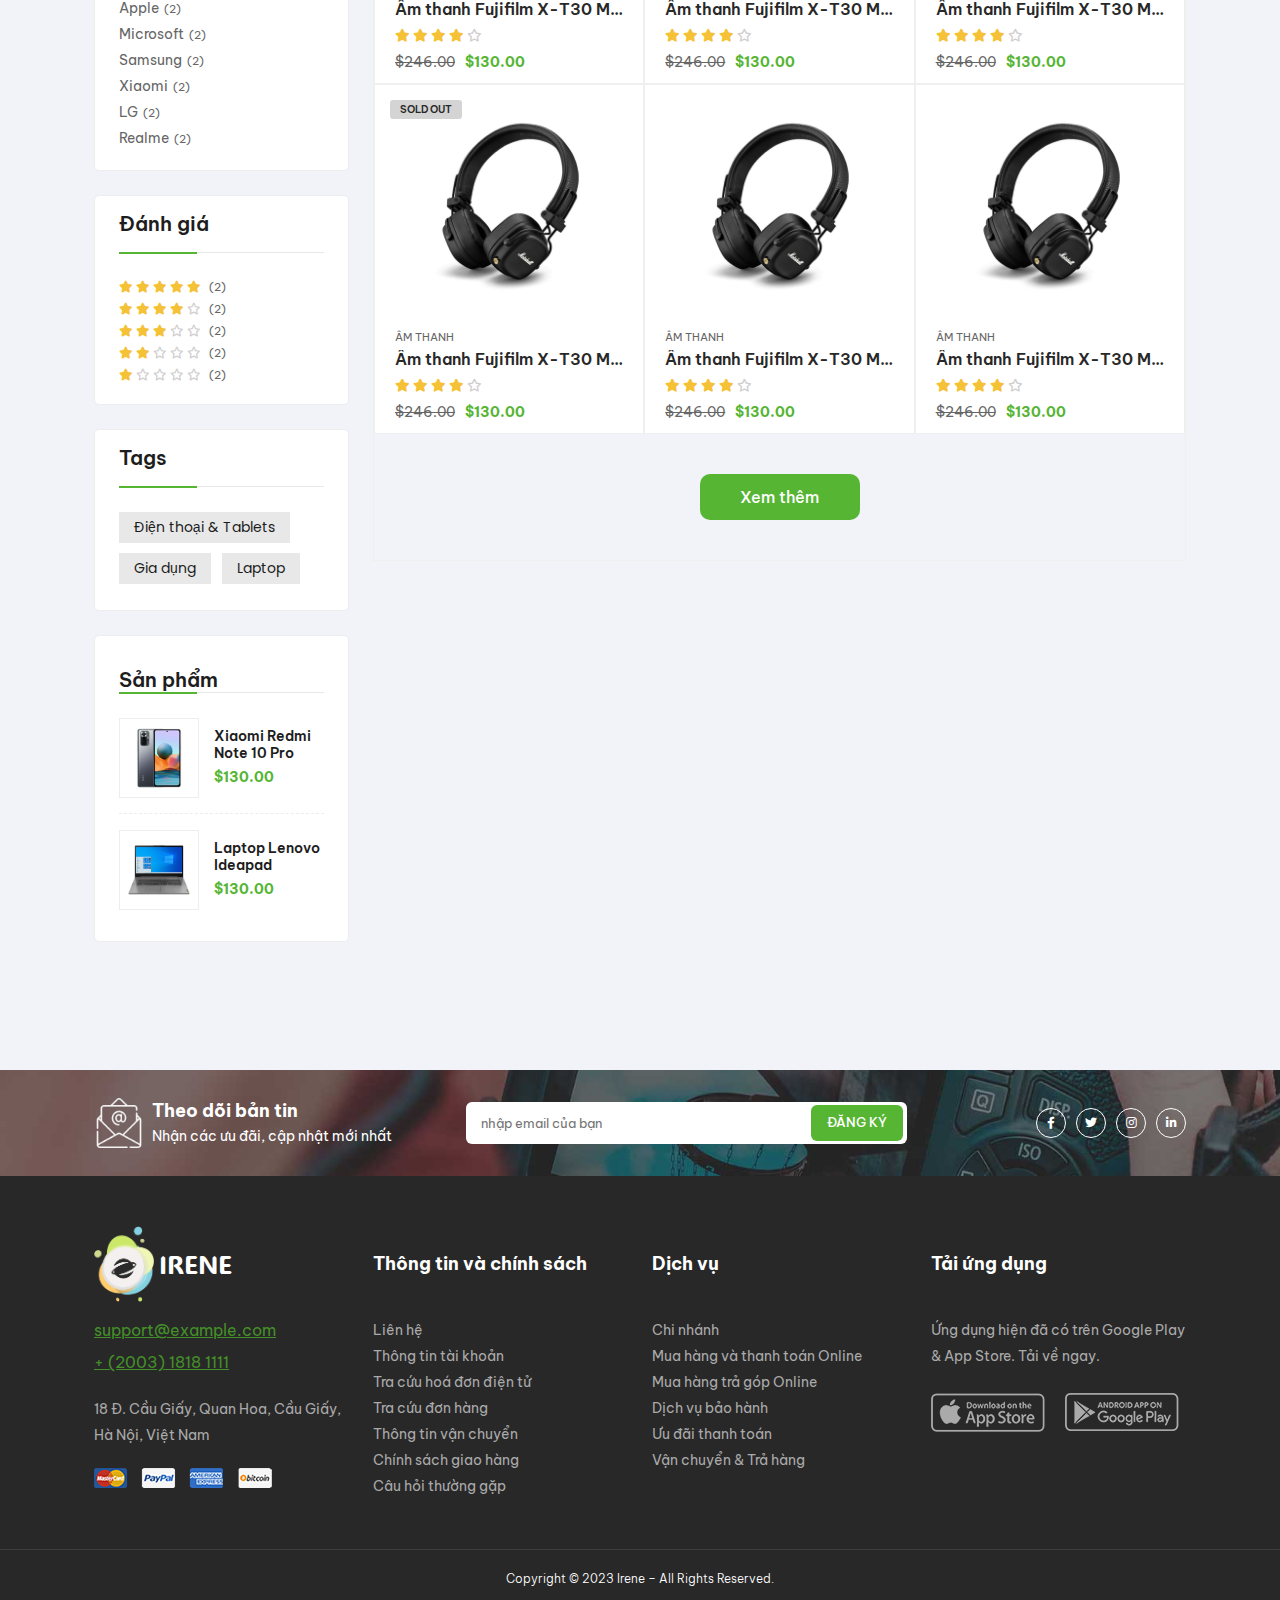
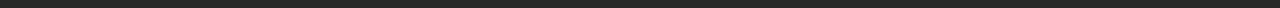
<file: shop.html>
<!DOCTYPE html>
<html>

<head>
  <meta charset="utf-8">
  <title>demo-ecommerce-shop</title>
  <meta name="viewport" content="width=devie-width, initial-scale=1">
  <meta charset="UTF-8">
  <link rel="stylesheet" href="css/all.min.css">
  <link rel="stylesheet" href="css/bootstrap.min.css">
  <link rel="stylesheet" href="css/jquery-ui.min.css">
  <link rel="stylesheet" href="css/owl.carousel.min.css">
  <link rel="stylesheet" href="css/owl.theme.default.min.css">
  <link rel="stylesheet" href="css/style.css">
</head>

<body>
  <button onclick="topFunction()" id="myBtn" title="Go to top"><i class="fa-solid fa-angle-up"></i></button>
  <div id="header">
    <div class="container-fluid header-top">
      <div class="container d-flex justify-content-between">
        <div class="header-top-left d-flex align-items-center">
          <h6>Ngôn ngữ</h6>
          <div class="dropdown">
            <a class="dropbtn">Anh<i class="fa-solid fa-angle-down"></i></a>
            <div class="dropdown-content">
              <a href="#">Pháp</a>
              <a href="#">Trung Quốc</a>
              <a href="#">Bồ Đào Nha</a>
            </div>
          </div>
        </div>
        <ul class="header-top-right d-flex">
          <ul class="phone d-flex">
            <li><i class="fa-solid fa-phone"></i></li>
            <li><a href="#">0123.456.789</a></li>
          </ul>
          <ul class="mail d-flex">
            <li><i class="fa-solid fa-envelope"></i></li>
            <li><a href="#">support@example.com</a></li>
          </ul>
        </ul>
      </div>
    </div>
    <div class="container top-nav">
      <div class="row d-flex align-items-center">
        <div class="col-3 d-flex" id="logo">
          <img src="./img/logo-b_1 1.png" alt="" />
          <p>IRENE</p>
        </div>
        <div class="col-6 p-0 nav-search">
          <ul class="d-flex m-0 position-relative">
            <li>
              <div class="dropdown">
                <button class="btn btn-secondary dropdown-toggle" type="button" data-bs-toggle="dropdown"
                  aria-expanded="false">
                  Danh mục
                </button>
                <ul class="dropdown-menu">
                  <li><a class="dropdown-item" href="#">Điện thoại, Tablets</a></li>
                  <li><a class="dropdown-item" href="#">Laptop</a></li>
                  <li><a class="dropdown-item" href="#">Đồng hồ</a></li>
                  <li><a class="dropdown-item" href="#">Máy ảnh</a></li>
                  <li><a class="dropdown-item" href="#">Âm thanh</a></li>
                  <li><a class="dropdown-item" href="#">Tivi</a></li>
                  <li><a class="dropdown-item" href="#">PC, Màn hình</a></li>
                  <li><a class="dropdown-item" href="#">Gia dụng</a></li>
                </ul>
              </div>
            </li>

            <li><span>|</span></li>
            <li><input type="text" placeholder="Bạn tìm gì..." /></li>
            <li class="btn position-absolute">
              <div><i class="fa-solid fa-magnifying-glass"></i></div>
            </li>
          </ul>
        </div>
        <div class="col-3 nav-right-t d-flex">
          <ul class="d-flex h-full justify-end items-center">
            <li class="login">
              <button class="btn btn-primary" data-bs-target="#exampleModalToggle" data-bs-toggle="modal"><i
                  class="fa-solid fa-unlock-keyhole"></i>
              </button>
              <div class="modal fade" id="exampleModalToggle" aria-hidden="true"
                aria-labelledby="exampleModalToggleLabel" tabindex="-1">
                <div class="modal-dialog modal-dialog-centered">
                  <div class="modal-content">
                    <div class="modal-header">
                      <h1 class="modal-title fs-5" id="exampleModalToggleLabel">Login</h1>
                      <button type="button" class="btn-close" data-bs-dismiss="modal" aria-label="Close"></button>
                    </div>
                    <div class="modal-body">
                      <div>
                        <label class="d-flex">Username or email address</label>
                        <input class="w3-input w3-border" name="first" type="text">
                      </div>
                      <div>
                        <label class="d-flex">Password </label>
                        <input class="w3-input w3-border" name="first" type="text">
                      </div>
                      <div class="w3-check">
                        <input type="checkbox" checked="checked">
                        <label> Remember me </label></p>
                      </div>
                    </div>
                    <div class="modal-footer">
                      <button class="w-100">Sign In</button>
                      <ul class="d-flex justify-content-center">
                        <li><a href="#"><i class="fa-solid fa-key"></i>Lost your password?</a></li>
                        <li><a href="#"><i class="fa-regular fa-user"></i>Create an account</a></li>
                      </ul>
                    </div>
                  </div>
                </div>
              </div>
            </li>
            <li class="heart">
              <i class="fa-regular fa-heart"></i>
              <div class="tag">2</div>
            </li>
            <li class="shoppin">
              <i class="fa-solid fa-bag-shopping"></i>
              <div class="tag">2</div>
            </li>
          </ul>
        </div>
      </div>
    </div>
    <div class="line"></div>
    <div class="navbar container">
      <div class="row align-items-center">
        <div class="col-3 navbar-left">
          <div class="dropdown d-flex align-items-center justify-content-between w-100">
            <div class="d-flex align-items-center">
              <i class="fa-solid fa-bars"></i>
              <p>Toàn bộ sản phẩm</p>
            </div>
            <i class="fa-solid fa-angle-down"></i>
            <div class="dropdown-content">
              <ul>
                <li><a class="item" href="#"><img src="img/hot-sale.png" alt="">Khuyến mại</a></li>
                <li> <a class="item" href="#"><img src="img/badge.png" alt="">Top bán chạy</a></li>
                <li class="sub-dropdown d-flex align-items-center justify-content-between">
                  <a class="item" href="#"><img src="img/device.png" alt="">Điện thoại & Tablets</a>
                  <i class="fa-solid fa-angle-right"></i>
                  <div class="sub-dropdown-content">
                    <div class="bg-item-tablets">
                      <div class="d-flex">
                        <ul class="col-6">
                          <li class="title">Điện thoại</li>
                          <li><a href="#">Điện thoại Android</a></li>
                          <li><a href="#">Điện thoại iPhone</a></li>
                          <li><a href="#">Điện thoại Windows</a></li>
                          <ul class="sub">
                            <li class="sub-title">Phụ kiện điện thoại</li>
                            <li><a href="#">Ốp điện thoại</a></li>
                            <li><a href="#">Kính cường lực</a></li>
                            <li><a href="#">Dây sạc</a></li>
                          </ul>
                        </ul>
                        <ul class="col-6">
                          <li class="title">Tablets</li>
                          <li><a href="#">Tablets Android</a></li>
                          <li><a href="#">iPad</a></li>
                          <ul class="sub">
                            <li class="sub-title">Phụ kiện Tablets</li>
                            <li><a href="#">Kính cường lực</a></li>
                            <li><a href="#">Dây sạc</a></li>
                          </ul>
                        </ul>
                      </div>

                    </div>
                  </div>
                </li>
                <li class="sub-dropdown d-flex align-items-center justify-content-between">
                  <a class="item" href="#"><img src="img/device.png" alt="">Laptop</a>
                  <i class="fa-solid fa-angle-right"></i>
                  <div class="sub-dropdown-content">
                    <div class="d-flex item-laptop">
                      <ul class="col-6">
                        <li class="title">Laptop</li>
                        <li class="sub-title">Kích thước màn hình</li>
                        <li><a href="#">Laptop 12 inch</a></li>
                        <li><a href="#">Laptop 13 inch</a></li>
                        <li><a href="#">Laptop 14 inch</a></li>
                        <li><a href="#">Laptop 15.6 inch</a></li>
                        <li><a href="#">Laptop 16 inch</a></li>
                        <ul class="sub">
                          <li class="sub-title">Loại chip</li>
                          <li><a href="#">Laptop core i3</a></li>
                          <li><a href="#">Laptop core i5</a></li>
                          <li><a href="#">Laptop core i7</a></li>
                          <li><a href="#">Laptop core i9</a></li>

                        </ul>
                      </ul>
                      <ul class="col-6 bg-item-laptop position-relative">
                        <div class="content position-absolute">
                          <p>Sắp ra mắt</p>
                          <h5>MacBook pro<br> 17 inch</h5>
                          <button id="button">mua ngay</button>
                        </div>
                      </ul>
                    </div>
                  </div>
                </li>
                <!-- <li><a class="item" href="#"><img src="img/laptop.png" alt="">Laptop</a></li> -->
                <li><a class="item" href="#"><img src="img/smartwatch.png" alt="">Đồng hồ</a></li>
                <li class="sub-dropdown d-flex align-items-center justify-content-between">
                  <a class="item" href="#"><img src="img/device.png" alt="">Máy ảnh</a>
                  <i class="fa-solid fa-angle-right"></i>
                  <div class="sub-dropdown-content">
                    <div class="bg-item-camera">
                      <div class="d-flex">
                        <ul class="col-6">
                          <li class="title">Điện thoại</li>
                          <li><a href="#">Điện thoại Android</a></li>
                          <li><a href="#">Điện thoại iPhone</a></li>
                          <li><a href="#">Điện thoại Windows</a></li>
                          <ul class="sub">
                            <li class="sub-title">Phụ kiện điện thoại</li>
                            <li><a href="#">Ốp điện thoại</a></li>
                            <li><a href="#">Kính cường lực</a></li>
                            <li><a href="#">Dây sạc</a></li>
                          </ul>
                        </ul>
                        <ul class="col-6">
                          <li class="title">Tablets</li>
                          <li><a href="#">Tablets Android</a></li>
                          <li><a href="#">iPad</a></li>
                          <ul class="sub">
                            <li class="sub-title">Phụ kiện Tablets</li>
                            <li><a href="#">Kính cường lực</a></li>
                            <li><a href="#">Dây sạc</a></li>
                          </ul>
                        </ul>
                      </div>
                    </div>
                  </div>
                </li>
                <!-- <li><a class="item" href="#"><img src="img/camera.png" alt="">Máy ảnh</a></li> -->
                <li><a class="item" href="#"><img src="img/headphones.png" alt="">Âm thanh</a></li>
                <li><a class="item" href="#"><img src="img/television.png" alt="">Tivi</a></li>
                <li><a class="item" href="#"><img src="img/computer.png" alt="">PC, Màn hình</a></li>
                <li><a class="item" href="#"><img src="img/home-appliance.png" alt="">Gia dụng</a></li>
              </ul>
            </div>
          </div>
        </div>
        <div class="col-lg-6 col-3 navbar-link">
          <nav class="navbar navbar-expand-lg">
            <button class="navbar-toggler" type="button" data-bs-toggle="offcanvas" data-bs-target="#offcanvasNavbar"
              aria-controls="offcanvasNavbar" aria-label="Toggle navigation">
              <span class="navbar-toggler-icon"></span>
            </button>
            <div class="offcanvas offcanvas-start" tabindex="-1" id="offcanvasNavbar"
              aria-labelledby="offcanvasNavbarLabel">
              <div class="offcanvas-header">
                <div class="d-flex" id="logo">
                  <img src="./img/logo-b_1 1.png" alt="">
                  <p>IRENE</p>
                </div>
                <button type="button" class="btn-close" data-bs-dismiss="offcanvas" aria-label="Close"></button>
              </div>
              <div class="offcanvas-body justify-content-center">
                <div class="nav-search">
                  <ul class="d-flex m-0 position-relative">
                    <li><input type="text" placeholder="Bạn tìm gì..."></li>
                    <li class="btn position-absolute">
                      <div><i class="fa-solid fa-magnifying-glass"></i></div>
                    </li>
                  </ul>
                </div>
                <div class="content">
                  <ul class="nav navbar-nav">
                    <li class="nav-item"><a href="./index.html" class="nav-link ">Trang chủ</a></li>
                    <li class="nav-item"><a href="./shop.html" class="nav-link active">Sản phẩm</a></li>
                    <li class="nav-item"><a href="./blog.html" class="nav-link">Blogs</a></li>
                    <li class="nav-item"><a href="./contact.html" class="nav-link">Liên hệ</a></li>
                    <li class="nav-item"><a href="./about.html" class="nav-link">Giới thiệu</a></li>
                  </ul>
                  <div class="header-mobile-bottom">
                    <aside class="widget_block">
                      <div>
                        <img src="img/sale.png" alt="">
                        <strong>HOTLINE <span class="text-theme">(2003) 1818 1111</span></strong>
                      </div>
                    </aside>
                    <aside class="widget_block-2">
                      <p>18 Đ. Cầu Giấy, Quan Hoa, Cầu Giấy, Hà Nội, Việt Nam</p>
                    </aside>
                    <aside class="widget_goal_socials_widget">
                      <div class="social-footer col-lg-4 col-12 my-2 order-lg-3 order-2 d-flex justify-content-end">
                        <a href="#"><i class="fa-brands fa-facebook-f"></i></a>
                        <a href="#"><i class="fa-brands fa-twitter"></i></a>
                        <a href="#"><i class="fa-brands fa-instagram"></i></a>
                        <a href="#"><i class="fa-brands fa-linkedin-in"></i></a>
                      </div>
                    </aside>
                  </div>

                </div>
              </div>
            </div>
          </nav>
        </div>
        <div class="col-6 d-flex" id="logo">
          <img src="./img/logo-b_1 1.png" alt="">
          <p>IRENE</p>
        </div>
        <div class="col-3 nav-right-t d-flex">
          <div class="d-flex login justify-content-end">
            <button type="button" class="btn btn-primary" data-bs-toggle="modal" data-bs-target="#exampleModal">
              <i class="fa-solid fa-unlock-keyhole"></i>
            </button>

            <!-- Modal -->
            <div class="modal fade" id="exampleModal" tabindex="-1" aria-labelledby="exampleModalLabel"
              aria-hidden="true">
              <div class="modal-dialog">
                <div class="modal-content">
                  <div class="modal-header">
                    <h1 class="modal-title fs-5" id="exampleModalToggleLabel">Login</h1>
                    <button type="button" class="btn-close" data-bs-dismiss="modal" aria-label="Close"></button>
                  </div>
                  <div class="modal-body">
                    <div>
                      <label class="d-flex">Username or email address</label>
                      <input class="w3-input w3-border" name="first" type="text">
                    </div>
                    <div>
                      <label class="d-flex">Password </label>
                      <input class="w3-input w3-border" name="first" type="text">
                    </div>
                    <div class="w3-check">
                      <input type="checkbox" checked="checked">
                      <label> Remember me </label>
                      <p></p>
                    </div>
                  </div>
                  <div class="modal-footer">
                    <button class="w-100">Sign In</button>
                    <ul class="d-flex justify-content-center">
                      <li><a href="#"><i class="fa-solid fa-key"></i>Lost your password?</a></li>
                      <li><a href="#"><i class="fa-regular fa-user"></i>Create an account</a></li>
                    </ul>
                  </div>
                </div>
              </div>
            </div>
          </div>
        </div>
        <div class="col-3 d-flex navbar-right">
          <img src="img/discount.png" alt="">
          <p>Giảm giá 50% tất cả sản phẩm</p>
        </div>
      </div>
    </div>
    <div class="container-fluid bg-hero-header">
      <div class="container hero-header">
        <div class="row">
          <h1>Sản Phẩm</h1>
          <ul class="d-flex align-items-center p-0">
            <li><a href="./index.html">Trang Chủ</a></li>
            <li><i class="fa-solid fa-angle-right"></i></li>
            <li><a class="active" href="#">Sản Phẩm</a></li>
          </ul>
        </div>
      </div>
    </div>
  </div>
  <div class="container-fluid bg-body shop pb-5">
    <div class="container">
      <div class="row">
        <nav class="col-lg-3 sidebar-left navbar navbar-expand-lg my-5 align-items-start pt-0">
          <button class="navbar-toggler" type="button" data-bs-toggle="offcanvas" data-bs-target="#navbarOffcanvasLg"
            aria-controls="navbarOffcanvasLg" aria-label="Toggle navigation">
            <span class="navbar-toggler-icon"></span>
          </button>
          <div class="offcanvas offcanvas-start" tabindex="-1" id="navbarOffcanvasLg"
            aria-labelledby="navbarOffcanvasLgLabel">
            <div class="offcanvas-header">
              <h3>Close</h3>
              <button type="button" class="btn-close" data-bs-dismiss="offcanvas" aria-label="Close"></button>
            </div>
            <div class="sidebar" style="padding: 0 12px;">
              <div class="categories background mb-4 py-3 px-4">
                <div class="section-title-shop">
                  <h1>Danh mục</h1>
                  <div class="d-flex pt-3 mb-4">
                    <div class="line-1"></div>
                    <div class="line-2"></div>
                  </div>
                </div>
                <div class="list">
                  <div class="accordion accordion-flush" id="accordionFlushExample">
                    <div class="accordion-item">
                      <h2 class="accordion-header" id="flush-headingOne">
                        <button class="accordion-button collapsed" type="button" data-bs-toggle="collapse"
                          data-bs-target="#flush-collapseOne" aria-expanded="false" aria-controls="flush-collapseOne">
                          Điện thoại & Tablets <span>(10)</span>
                        </button>
                      </h2>
                      <div id="flush-collapseOne" class="accordion-collapse collapse" aria-labelledby="flush-headingOne"
                        data-bs-parent="#accordionFlushExample">
                        <div class="accordion-body p-0">
                          <div class="item">
                            <a href="#" class="d-flex align-items-center">Điện thoại Windows <span>(2)</span></a>
                          </div>
                          <div class="item">
                            <a href="#" class="d-flex align-items-center">Điện thoại iPhone <span>(2)</span></a>
                          </div>
                          <div class="item">
                            <a href="#" class="d-flex align-items-center">Điện thoại Android <span>(2)</span></a>
                          </div>
                          <div class="item">
                            <a href="#" class="d-flex align-items-center">Tablets Android <span>(2)</span></a>
                          </div>
                          <div class="item">
                            <a href="#" class="d-flex align-items-center">iPad <span>(2)</span></a>
                          </div>
                        </div>
                      </div>
                    </div>
                    <div class="accordion-item">
                      <h2 class="accordion-header" id="flush-headingTwo">
                        <button class="accordion-button collapsed" type="button" data-bs-toggle="collapse"
                          data-bs-target="#flush-collapseTwo" aria-expanded="false" aria-controls="flush-collapseTwo">
                          Laptop <span>(10)</span>
                        </button>
                      </h2>
                      <div id="flush-collapseTwo" class="accordion-collapse collapse" aria-labelledby="flush-headingTwo"
                        data-bs-parent="#accordionFlushExample">
                        <div class="accordion-body p-0">
                          <div class="item">
                            <a href="#" class="d-flex align-items-center">Laptop 12 inch <span>(2)</span></a>
                          </div>
                          <div class="item">
                            <a href="#" class="d-flex align-items-center">Laptop 13 inch<span>(2)</span></a>
                          </div>
                          <div class="item">
                            <a href="#" class="d-flex align-items-center">Laptop 14 inch <span>(2)</span></a>
                          </div>
                          <div class="item">
                            <a href="#" class="d-flex align-items-center">Laptop 15.6 inch <span>(2)</span></a>
                          </div>
                          <div class="item">
                            <a href="#" class="d-flex align-items-center">Laptop 16 inch <span>(2)</span></a>
                          </div>
                        </div>
                      </div>
                    </div>
                    <div class="item">
                      <a href="#" class="d-flex align-items-center">Đồng hồ <span>(2)</span></a>
                    </div>
                    <div class="accordion-item">
                      <h2 class="accordion-header" id="flush-headingThree">
                        <button class="accordion-button collapsed" type="button" data-bs-toggle="collapse"
                          data-bs-target="#flush-collapseThree" aria-expanded="false"
                          aria-controls="flush-collapseThree">
                          Máy ảnh <span>(4)</span>
                        </button>
                      </h2>
                      <div id="flush-collapseThree" class="accordion-collapse collapse"
                        aria-labelledby="flush-headingThree" data-bs-parent="#accordionFlushExample">
                        <div class="accordion-body p-0">
                          <div class="item">
                            <a href="#" class="d-flex align-items-center">Máy ảnh Canon <span>(2)</span></a>
                          </div>
                          <div class="item">
                            <a href="#" class="d-flex align-items-center"> Máy ảnh Fujifilm <span>(2)</span></a>
                          </div>
                        </div>
                      </div>
                    </div>
                    <div class="item">
                      <a href="#" class="d-flex align-items-center">Âm thanh <span>(2)</span></a>
                    </div>
                    <div class="item">
                      <a href="#" class="d-flex align-items-center">Tivi <span>(2)</span></a>
                    </div>
                    <div class="item">
                      <a href="#" class="d-flex align-items-center">PC, Màn hình <span>(2)</span></a>
                    </div>
                    <div class="item">
                      <a href="#" class="d-flex align-items-center">Gia dụng <span>(2)</span></a>
                    </div>
                  </div>
                </div>
              </div>
              <div class="filter background mb-4 py-3 px-4">
                <div class="section-title-shop">
                  <h1>Lọc theo giá</h1>
                  <div class="d-flex pt-3 mb-4">
                    <div class="line-1"></div>
                    <div class="line-2"></div>
                  </div>
                </div>
                <div class="list">
                  <div class="range">
                    <div class="range-slider">
                      <span class="range-selected"></span>
                    </div>
                    <div class="range-input">
                      <input type="range" class="min" min="0" max="300" value="0" step="10">
                      <input type="range" class="max" min="0" max="300" value="300" step="10">
                    </div>
                    <div class="range-price">
                      <div class="d-flex">
                        <label>Price($)</label>
                        <input type="number" name="min" value="0">
                        <div>-</div>
                        <input type="number" name="max" value="300">
                      </div>
                      <button>Filter</button>
                    </div>
                  </div>
                </div>
              </div>
              <div class="color background mb-4 py-3 px-4">
                <div class="section-title-shop">
                  <h1>Màu sắc</h1>
                  <div class="d-flex pt-3 mb-4">
                    <div class="line-1"></div>
                    <div class="line-2"></div>
                  </div>
                </div>
                <div class="list">
                  <div class="item d-flex align-items-center">
                    <div class="swatch bg-black"></div>
                    <a href="#">Black (1)</a>
                  </div>
                  <div class="item d-flex align-items-center">
                    <div class="swatch bg-success"></div>
                    <a href="#">Green (1)</a>
                  </div>
                  <div class="item d-flex align-items-center">
                    <div class="swatch bg-danger"></div>
                    <a href="#">Red (2)</a>
                  </div>
                </div>
              </div>
              <div class="brands background mb-4 py-3 px-4">
                <div class="section-title-shop">
                  <h1>Thương hiệu</h1>
                  <div class="d-flex pt-3 mb-4">
                    <div class="line-1"></div>
                    <div class="line-2"></div>
                  </div>
                </div>
                <div class="list">
                  <a href="#" class="d-flex align-items-center">Apple <span>(2)</span></a>
                  <a href="#" class="d-flex align-items-center">Microsoft <span>(2)</span></a>
                  <a href="#" class="d-flex align-items-center">Samsung <span>(2)</span></a>
                  <a href="#" class="d-flex align-items-center">Xiaomi <span>(2)</span></a>
                  <a href="#" class="d-flex align-items-center">LG <span>(2)</span></a>
                  <a href="#" class="d-flex align-items-center">Realme <span>(2)</span></a>
                </div>
              </div>
              <div class="rating background mb-4 py-3 px-4">
                <div class="section-title-shop">
                  <h1>Đánh giá</h1>
                  <div class="d-flex pt-3 mb-4">
                    <div class="line-1"></div>
                    <div class="line-2"></div>
                  </div>
                </div>
                <div class="list row">
                  <a href="#" class="item star-rating">
                    <i class="active fa-solid fa-star"></i>
                    <i class="active fa-solid fa-star"></i>
                    <i class="active fa-solid fa-star"></i>
                    <i class="active fa-solid fa-star"></i>
                    <i class="active fa-solid fa-star"></i>
                    <span>(2)</span>
                  </a>
                  <a href="#" class="item star-rating">
                    <i class="active fa-solid fa-star"></i>
                    <i class="active fa-solid fa-star"></i>
                    <i class="active fa-solid fa-star"></i>
                    <i class="active fa-solid fa-star"></i>
                    <i class="fa-regular fa-star"></i>
                    <span>(2)</span>
                  </a>
                  <a href="#" class="item star-rating">
                    <i class="active fa-solid fa-star"></i>
                    <i class="active fa-solid fa-star"></i>
                    <i class="active fa-solid fa-star"></i>
                    <i class="fa-regular fa-star"></i>
                    <i class="fa-regular fa-star"></i>
                    <span>(2)</span>
                  </a>
                  <a href="#" class="item star-rating">
                    <i class="active fa-solid fa-star"></i>
                    <i class="active fa-solid fa-star"></i>
                    <i class="fa-regular fa-star"></i>
                    <i class="fa-regular fa-star"></i>
                    <i class="fa-regular fa-star"></i>
                    <span>(2)</span>
                  </a>
                  <a href="#" class="item star-rating">
                    <i class="active fa-solid fa-star"></i>
                    <i class="fa-regular fa-star"></i>
                    <i class="fa-regular fa-star"></i>
                    <i class="fa-regular fa-star"></i>
                    <i class="fa-regular fa-star"></i>
                    <span>(2)</span>
                  </a>
                </div>
              </div>
              <div class="pr-tags background mb-4 py-3 px-4">
                <div class="section-title-shop">
                  <h1>Tags</h1>
                  <div class="d-flex pt-3 mb-4">
                    <div class="line-1"></div>
                    <div class="line-2"></div>
                  </div>
                </div>
                <div class="list">
                  <a href="#">Điện thoại & Tablets</a>
                  <a href="#">Gia dụng</a>
                  <a href="#">Laptop</a>
                </div>
              </div>
              <div class="product background mb-4 py-3 px-4">
                <div class="section-title-shop pt-3 mb-4">
                  <h1>Sản phẩm</h1>
                  <div class="d-flex">
                    <div class="line-1"></div>
                    <div class="line-2"></div>
                  </div>
                </div>
                <div class="list">
                  <a href="./pro-detail.html" class="item d-flex">
                    <img src="./img/p-08-410x410.jpeg" alt="">
                    <div class="content">
                      <h1>Xiaomi Redmi Note 10 Pro</h1>
                      <p class="price"><span class="price-old d-none">$246.00</span>$130.00</p>
                    </div>
                  </a>
                  <a href="./pro-detail.html" class="item d-flex pt-3">
                    <img src="./img/p-09-410x410.jpeg" alt="">
                    <div class="content">
                      <h1>Laptop Lenovo Ideapad</h1>
                      <p class="price"><span class="price-old d-none">$246.00</span>$130.00</p>
                    </div>
                  </a>
                </div>
              </div>
            </div>
          </div>
        </nav>
        <div class="col-lg-9 shop-list">
          <div class="goal-filter mt-5 mb-4">
            <p> Hiển thị 1–12 trên 15 kết quả</p>
            <div class="left-inner d-flex align-items-center">
              <select onchange="openCity(event,value)">
                <option value="tab1" class="w3-bar-item w3-button tablink">
                  Mặc định phân loại</option>
                <option value="tab2" class="w3-bar-item w3-button tablink">
                  mức độ phổ biến</option>
                <option value="tab3" class="w3-bar-item w3-button tablink">
                  sắp xếp theo đánh giá
                </option>
                <option value="tab4" class="w3-bar-item w3-button tablink">
                  sản phẩm mới nhất
                </option>
                <option value="tab5" class="w3-bar-item w3-button tablink">
                  theo giá: thấp đến cao
                </option>
                <option value="tab6" class="w3-bar-item w3-button tablink">
                  theo giá: cao đến thấp
                </option>
              </select>
            </div>
          </div>
          <div class="featured-pr">
            <div id="tab1" class="row w3-container city m-0">
              <div class="item load-item position-relative">
                <a href="./pro-detail.html" class="img">
                  <img src="img/Frame 6.png" alt="">
                </a>
                <p class="out-of-stock position-absolute">SOLD OUT</p>
                <p class="tag-discount position-absolute d-none">-10%</p>
                <div class="content position-absolute">
                  <p>Âm thanh</p>
                  <a href="./pro-detail.html">
                    <h1>Âm thanh Fujifilm X-T30 Mark II Kit XC15-45mm F3.5.5.6 OIS PZ</h1>
                  </a>
                  <div class="star-rating">
                    <i class="active fa-solid fa-star"></i>
                    <i class="active fa-solid fa-star"></i>
                    <i class="active fa-solid fa-star"></i>
                    <i class="active fa-solid fa-star"></i>
                    <i class="fa-regular fa-star"></i>
                  </div>
                  <p class="price"><span class="price-old">$246.00</span>$130.00</p>
                  <button id="button">thêm vào giỏ hàng</button>
                </div>
              </div>
              <div class="item load-item position-relative">
                <a href="./pro-detail.html" class="img">
                  <img src="img/Frame 6.png" alt="">
                </a>
                <p class="out-of-stock position-absolute d-none">SOLD OUT</p>
                <p class="tag-discount position-absolute d-none">-10%</p>
                <div class="content position-absolute">
                  <p>Âm thanh</p>
                  <a href="./pro-detail.html">
                    <h1>Âm thanh Fujifilm X-T30 Mark II Kit XC15-45mm F3.5.5.6 OIS PZ</h1>
                  </a>
                  <div class="star-rating">
                    <i class="active fa-solid fa-star"></i>
                    <i class="active fa-solid fa-star"></i>
                    <i class="active fa-solid fa-star"></i>
                    <i class="active fa-solid fa-star"></i>
                    <i class="fa-regular fa-star"></i>
                  </div>
                  <p class="price"><span class="price-old">$246.00</span>$130.00</p>
                  <button id="button">thêm vào giỏ hàng</button>
                </div>
              </div>
              <div class="item load-item position-relative">
                <a href="./pro-detail.html" class="img">
                  <img src="img/Frame 6.png" alt="">
                </a>
                <p class="out-of-stock position-absolute">SOLD OUT</p>
                <p class="tag-discount position-absolute d-none">-10%</p>
                <div class="content position-absolute">
                  <p>Âm thanh</p>
                  <a href="./pro-detail.html">
                    <h1>Âm thanh Fujifilm X-T30 Mark II Kit XC15-45mm F3.5.5.6 OIS PZ</h1>
                  </a>
                  <div class="star-rating">
                    <i class="active fa-solid fa-star"></i>
                    <i class="active fa-solid fa-star"></i>
                    <i class="active fa-solid fa-star"></i>
                    <i class="active fa-solid fa-star"></i>
                    <i class="fa-regular fa-star"></i>
                  </div>
                  <p class="price"><span class="price-old">$246.00</span>$130.00</p>
                  <button id="button">thêm vào giỏ hàng</button>
                </div>
              </div>
              <div class="item load-item position-relative">
                <a href="./pro-detail.html" class="img">
                  <img src="img/Frame 6.png" alt="">
                </a>
                <p class="out-of-stock position-absolute d-none">SOLD OUT</p>
                <p class="tag-discount position-absolute d-none">-10%</p>
                <div class="content position-absolute">
                  <p>Âm thanh</p>
                  <a href="./pro-detail.html">
                    <h1>Âm thanh Fujifilm X-T30 Mark II Kit XC15-45mm F3.5.5.6 OIS PZ</h1>
                  </a>
                  <div class="star-rating">
                    <i class="active fa-solid fa-star"></i>
                    <i class="active fa-solid fa-star"></i>
                    <i class="active fa-solid fa-star"></i>
                    <i class="active fa-solid fa-star"></i>
                    <i class="fa-regular fa-star"></i>
                  </div>
                  <p class="price"><span class="price-old">$246.00</span>$130.00</p>
                  <button id="button">thêm vào giỏ hàng</button>
                </div>
              </div>
              <div class="item load-item position-relative">
                <a href="./pro-detail.html" class="img">
                  <img src="img/Frame 6.png" alt="">
                </a>
                <p class="out-of-stock position-absolute d-none">SOLD OUT</p>
                <p class="tag-discount position-absolute d-none">-10%</p>
                <div class="content position-absolute">
                  <p>Âm thanh</p>
                  <a href="./pro-detail.html">
                    <h1>Âm thanh Fujifilm X-T30 Mark II Kit XC15-45mm F3.5.5.6 OIS PZ</h1>
                  </a>
                  <div class="star-rating">
                    <i class="active fa-solid fa-star"></i>
                    <i class="active fa-solid fa-star"></i>
                    <i class="active fa-solid fa-star"></i>
                    <i class="active fa-solid fa-star"></i>
                    <i class="fa-regular fa-star"></i>
                  </div>
                  <p class="price"><span class="price-old">$246.00</span>$130.00</p>
                  <button id="button">thêm vào giỏ hàng</button>
                </div>
              </div>
              <div class="item load-item position-relative">
                <a href="./pro-detail.html" class="img">
                  <img src="img/Frame 6.png" alt="">
                </a>
                <p class="out-of-stock position-absolute d-none">SOLD OUT</p>
                <p class="tag-discount position-absolute d-none">-10%</p>
                <div class="content position-absolute">
                  <p>Âm thanh</p>
                  <a href="./pro-detail.html">
                    <h1>Âm thanh Fujifilm X-T30 Mark II Kit XC15-45mm F3.5.5.6 OIS PZ</h1>
                  </a>
                  <div class="star-rating">
                    <i class="active fa-solid fa-star"></i>
                    <i class="active fa-solid fa-star"></i>
                    <i class="active fa-solid fa-star"></i>
                    <i class="active fa-solid fa-star"></i>
                    <i class="fa-regular fa-star"></i>
                  </div>
                  <p class="price"><span class="price-old">$246.00</span>$130.00</p>
                  <button id="button">thêm vào giỏ hàng</button>
                </div>
              </div>
              <div class="item load-item position-relative">
                <a href="./pro-detail.html" class="img">
                  <img src="img/Frame 6.png" alt="">
                </a>
                <p class="out-of-stock position-absolute d-none">SOLD OUT</p>
                <p class="tag-discount position-absolute d-none">-10%</p>
                <div class="content position-absolute">
                  <p>Âm thanh</p>
                  <a href="./pro-detail.html">
                    <h1>Âm thanh Fujifilm X-T30 Mark II Kit XC15-45mm F3.5.5.6 OIS PZ</h1>
                  </a>
                  <div class="star-rating">
                    <i class="active fa-solid fa-star"></i>
                    <i class="active fa-solid fa-star"></i>
                    <i class="active fa-solid fa-star"></i>
                    <i class="active fa-solid fa-star"></i>
                    <i class="fa-regular fa-star"></i>
                  </div>
                  <p class="price"><span class="price-old">$246.00</span>$130.00</p>
                  <button id="button">thêm vào giỏ hàng</button>
                </div>
              </div>
              <div class="item load-item position-relative">
                <a href="./pro-detail.html" class="img">
                  <img src="img/Frame 6.png" alt="">
                </a>
                <p class="out-of-stock position-absolute d-none">SOLD OUT</p>
                <p class="tag-discount position-absolute d-none">-10%</p>
                <div class="content position-absolute">
                  <p>Âm thanh</p>
                  <a href="./pro-detail.html">
                    <h1>Âm thanh Fujifilm X-T30 Mark II Kit XC15-45mm F3.5.5.6 OIS PZ</h1>
                  </a>
                  <div class="star-rating">
                    <i class="active fa-solid fa-star"></i>
                    <i class="active fa-solid fa-star"></i>
                    <i class="active fa-solid fa-star"></i>
                    <i class="active fa-solid fa-star"></i>
                    <i class="fa-regular fa-star"></i>
                  </div>
                  <p class="price"><span class="price-old">$246.00</span>$130.00</p>
                  <button id="button">thêm vào giỏ hàng</button>
                </div>
              </div>
              <div class="item load-item position-relative">
                <a href="./pro-detail.html" class="img">
                  <img src="img/Frame 6.png" alt="">
                </a>
                <p class="out-of-stock position-absolute d-none">SOLD OUT</p>
                <p class="tag-discount position-absolute">-10%</p>
                <div class="content position-absolute">
                  <p>Âm thanh</p>
                  <a href="./pro-detail.html">
                    <h1>Âm thanh Fujifilm X-T30 Mark II Kit XC15-45mm F3.5.5.6 OIS PZ</h1>
                  </a>
                  <div class="star-rating">
                    <i class="active fa-solid fa-star"></i>
                    <i class="active fa-solid fa-star"></i>
                    <i class="active fa-solid fa-star"></i>
                    <i class="active fa-solid fa-star"></i>
                    <i class="fa-regular fa-star"></i>
                  </div>
                  <p class="price"><span class="price-old">$246.00</span>$130.00</p>
                  <button id="button">thêm vào giỏ hàng</button>
                </div>
              </div>
              <div class="item load-item position-relative">
                <a href="./pro-detail.html" class="img">
                  <img src="img/Frame 6.png" alt="">
                </a>
                <p class="out-of-stock position-absolute">SOLD OUT</p>
                <p class="tag-discount position-absolute d-none">-10%</p>
                <div class="content position-absolute">
                  <p>Âm thanh</p>
                  <a href="./pro-detail.html">
                    <h1>Âm thanh Fujifilm X-T30 Mark II Kit XC15-45mm F3.5.5.6 OIS PZ</h1>
                  </a>
                  <div class="star-rating">
                    <i class="active fa-solid fa-star"></i>
                    <i class="active fa-solid fa-star"></i>
                    <i class="active fa-solid fa-star"></i>
                    <i class="active fa-solid fa-star"></i>
                    <i class="fa-regular fa-star"></i>
                  </div>
                  <p class="price"><span class="price-old">$246.00</span>$130.00</p>
                  <button id="button">thêm vào giỏ hàng</button>
                </div>
              </div>
              <div class="item load-item position-relative">
                <a href="./pro-detail.html" class="img">
                  <img src="img/Frame 6.png" alt="">
                </a>
                <p class="out-of-stock position-absolute d-none">SOLD OUT</p>
                <p class="tag-discount position-absolute d-none">-10%</p>
                <div class="content position-absolute">
                  <p>Âm thanh</p>
                  <a href="./pro-detail.html">
                    <h1>Âm thanh Fujifilm X-T30 Mark II Kit XC15-45mm F3.5.5.6 OIS PZ</h1>
                  </a>
                  <div class="star-rating">
                    <i class="active fa-solid fa-star"></i>
                    <i class="active fa-solid fa-star"></i>
                    <i class="active fa-solid fa-star"></i>
                    <i class="active fa-solid fa-star"></i>
                    <i class="fa-regular fa-star"></i>
                  </div>
                  <p class="price"><span class="price-old">$246.00</span>$130.00</p>
                  <button id="button">thêm vào giỏ hàng</button>
                </div>
              </div>
              <div class="item load-item position-relative">
                <a href="./pro-detail.html" class="img">
                  <img src="img/Frame 6.png" alt="">
                </a>
                <p class="out-of-stock position-absolute d-none">SOLD OUT</p>
                <p class="tag-discount position-absolute d-none">-10%</p>
                <div class="content position-absolute">
                  <p>Âm thanh</p>
                  <a href="./pro-detail.html">
                    <h1>Âm thanh Fujifilm X-T30 Mark II Kit XC15-45mm F3.5.5.6 OIS PZ</h1>
                  </a>
                  <div class="star-rating">
                    <i class="active fa-solid fa-star"></i>
                    <i class="active fa-solid fa-star"></i>
                    <i class="active fa-solid fa-star"></i>
                    <i class="active fa-solid fa-star"></i>
                    <i class="fa-regular fa-star"></i>
                  </div>
                  <p class="price"><span class="price-old">$246.00</span>$130.00</p>
                  <button id="button">thêm vào giỏ hàng</button>
                </div>
              </div>
              <div class="item load-item position-relative">
                <a href="./pro-detail.html" class="img">
                  <img src="img/Frame 6.png" alt="">
                </a>
                <p class="out-of-stock position-absolute d-none">SOLD OUT</p>
                <p class="tag-discount position-absolute d-none">-10%</p>
                <div class="content position-absolute">
                  <p>Âm thanh</p>
                  <a href="./pro-detail.html">
                    <h1>Âm thanh Fujifilm X-T30 Mark II Kit XC15-45mm F3.5.5.6 OIS PZ</h1>
                  </a>
                  <div class="star-rating">
                    <i class="active fa-solid fa-star"></i>
                    <i class="active fa-solid fa-star"></i>
                    <i class="active fa-solid fa-star"></i>
                    <i class="active fa-solid fa-star"></i>
                    <i class="fa-regular fa-star"></i>
                  </div>
                  <p class="price"><span class="price-old">$246.00</span>$130.00</p>
                  <button id="button">thêm vào giỏ hàng</button>
                </div>
              </div>
              <div class="item load-item position-relative">
                <a href="./pro-detail.html" class="img">
                  <img src="img/Frame 6.png" alt="">
                </a>
                <p class="out-of-stock position-absolute d-none">SOLD OUT</p>
                <p class="tag-discount position-absolute d-none">-10%</p>
                <div class="content position-absolute">
                  <p>Âm thanh</p>
                  <a href="./pro-detail.html">
                    <h1>Âm thanh Fujifilm X-T30 Mark II Kit XC15-45mm F3.5.5.6 OIS PZ</h1>
                  </a>
                  <div class="star-rating">
                    <i class="active fa-solid fa-star"></i>
                    <i class="active fa-solid fa-star"></i>
                    <i class="active fa-solid fa-star"></i>
                    <i class="active fa-solid fa-star"></i>
                    <i class="fa-regular fa-star"></i>
                  </div>
                  <p class="price"><span class="price-old">$246.00</span>$130.00</p>
                  <button id="button">thêm vào giỏ hàng</button>
                </div>
              </div>
              <div class="item load-item position-relative">
                <a href="./pro-detail.html" class="img">
                  <img src="img/Frame 6.png" alt="">
                </a>
                <p class="out-of-stock position-absolute d-none">SOLD OUT</p>
                <p class="tag-discount position-absolute d-none">-10%</p>
                <div class="content position-absolute">
                  <p>Âm thanh</p>
                  <a href="./pro-detail.html">
                    <h1>Âm thanh Fujifilm X-T30 Mark II Kit XC15-45mm F3.5.5.6 OIS PZ</h1>
                  </a>
                  <div class="star-rating">
                    <i class="active fa-solid fa-star"></i>
                    <i class="active fa-solid fa-star"></i>
                    <i class="active fa-solid fa-star"></i>
                    <i class="active fa-solid fa-star"></i>
                    <i class="fa-regular fa-star"></i>
                  </div>
                  <p class="price"><span class="price-old">$246.00</span>$130.00</p>
                  <button id="button">thêm vào giỏ hàng</button>
                </div>
              </div>
              <div class="item load-item position-relative">
                <a href="./pro-detail.html" class="img">
                  <img src="img/Frame 6.png" alt="">
                </a>
                <p class="out-of-stock position-absolute d-none">SOLD OUT</p>
                <p class="tag-discount position-absolute d-none">-10%</p>
                <div class="content position-absolute">
                  <p>Âm thanh</p>
                  <a href="./pro-detail.html">
                    <h1>Âm thanh Fujifilm X-T30 Mark II Kit XC15-45mm F3.5.5.6 OIS PZ</h1>
                  </a>
                  <div class="star-rating">
                    <i class="active fa-solid fa-star"></i>
                    <i class="active fa-solid fa-star"></i>
                    <i class="active fa-solid fa-star"></i>
                    <i class="active fa-solid fa-star"></i>
                    <i class="fa-regular fa-star"></i>
                  </div>
                  <p class="price"><span class="price-old">$246.00</span>$130.00</p>
                  <button id="button">thêm vào giỏ hàng</button>
                </div>
              </div>
              <a href="#" id="loadMore" data-init-records="12" data-records-per-page="3">Xem thêm</a>
            </div>
            <div id="tab2" class="row w3-container city m-0" style="display: none;">
              <div class="col-lg-4 col-md-6 col-sm-12 item position-relative">
                <a href="./pro-detail.html" class="img">
                  <img src="img/p-09-410x410.jpeg" alt="">
                </a>
                <p class="out-of-stock position-absolute d-none">SOLD OUT</p>
                <p class="tag-discount position-absolute d-none">-10%</p>
                <div class="content position-absolute">
                  <p>Laptop</p>
                  <a href="./pro-detail.html">
                    <h1>Laptop Lenovo Ideapad</h1>
                  </a>
                  <div class="star-rating">
                    <i class="active fa-solid fa-star"></i>
                    <i class="active fa-solid fa-star"></i>
                    <i class="active fa-solid fa-star"></i>
                    <i class="active fa-solid fa-star"></i>
                    <i class="fa-regular fa-star"></i>
                  </div>
                  <p class="price"><span class="price-old d-none">$246.00</span>$130.00</p>
                  <button id="button">thêm vào giỏ hàng</button>
                </div>
              </div>
              <div class="col-lg-4 col-md-6 col-sm-12 item position-relative">
                <a href="./pro-detail.html" class="img">
                  <img src="img/p-09-410x410.jpeg" alt="">
                </a>
                <p class="out-of-stock position-absolute">SOLD OUT</p>
                <p class="tag-discount position-absolute d-none">-10%</p>
                <div class="content position-absolute">
                  <p>Laptop</p>
                  <a href="./pro-detail.html">
                    <h1>Laptop Lenovo Ideapad</h1>
                  </a>
                  <div class="star-rating">
                    <i class="active fa-solid fa-star"></i>
                    <i class="active fa-solid fa-star"></i>
                    <i class="active fa-solid fa-star"></i>
                    <i class="active fa-solid fa-star"></i>
                    <i class="fa-regular fa-star"></i>
                  </div>
                  <p class="price"><span class="price-old d-none">$246.00</span>$130.00</p>
                  <button id="button">thêm vào giỏ hàng</button>
                </div>
              </div>
              <div class="col-lg-4 col-md-6 col-sm-12 item position-relative">
                <a href="./pro-detail.html" class="img">
                  <img src="img/p-09-410x410.jpeg" alt="">
                </a>
                <p class="out-of-stock position-absolute d-none">SOLD OUT</p>
                <p class="tag-discount position-absolute d-none">-10%</p>
                <div class="content position-absolute">
                  <p>Laptop</p>
                  <a href="./pro-detail.html">
                    <h1>Laptop Lenovo Ideapad</h1>
                  </a>
                  <div class="star-rating">
                    <i class="active fa-solid fa-star"></i>
                    <i class="active fa-solid fa-star"></i>
                    <i class="active fa-solid fa-star"></i>
                    <i class="active fa-solid fa-star"></i>
                    <i class="fa-regular fa-star"></i>
                  </div>
                  <p class="price"><span class="price-old d-none">$246.00</span>$130.00</p>
                  <button id="button">thêm vào giỏ hàng</button>
                </div>
              </div>
              <div class="col-lg-4 col-md-6 col-sm-12 item position-relative">
                <a href="./pro-detail.html" class="img">
                  <img src="img/p-09-410x410.jpeg" alt="">
                </a>
                <p class="out-of-stock position-absolute d-none">SOLD OUT</p>
                <p class="tag-discount position-absolute d-none">-10%</p>
                <div class="content position-absolute">
                  <p>Laptop</p>
                  <a href="./pro-detail.html">
                    <h1>Laptop Lenovo Ideapad</h1>
                  </a>
                  <div class="star-rating">
                    <i class="active fa-solid fa-star"></i>
                    <i class="active fa-solid fa-star"></i>
                    <i class="active fa-solid fa-star"></i>
                    <i class="active fa-solid fa-star"></i>
                    <i class="fa-regular fa-star"></i>
                  </div>
                  <p class="price"><span class="price-old d-none">$246.00</span>$130.00</p>
                  <button id="button">thêm vào giỏ hàng</button>
                </div>
              </div>
              <div class="col-lg-4 col-md-6 col-sm-12 item position-relative">
                <a href="./pro-detail.html" class="img">
                  <img src="img/p-09-410x410.jpeg" alt="">
                </a>
                <p class="out-of-stock position-absolute d-none">SOLD OUT</p>
                <p class="tag-discount position-absolute d-none">-10%</p>
                <div class="content position-absolute">
                  <p>Laptop</p>
                  <a href="./pro-detail.html">
                    <h1>Laptop Lenovo Ideapad</h1>
                  </a>
                  <div class="star-rating">
                    <i class="active fa-solid fa-star"></i>
                    <i class="active fa-solid fa-star"></i>
                    <i class="active fa-solid fa-star"></i>
                    <i class="active fa-solid fa-star"></i>
                    <i class="fa-regular fa-star"></i>
                  </div>
                  <p class="price"><span class="price-old d-none">$246.00</span>$130.00</p>
                  <button id="button">thêm vào giỏ hàng</button>
                </div>
              </div>
              <div class="col-lg-4 col-md-6 col-sm-12 item position-relative">
                <a href="./pro-detail.html" class="img">
                  <img src="img/p-09-410x410.jpeg" alt="">
                </a>
                <p class="out-of-stock position-absolute d-none">SOLD OUT</p>
                <p class="tag-discount position-absolute">-10%</p>
                <div class="content position-absolute">
                  <p>Laptop</p>
                  <a href="./pro-detail.html">
                    <h1>Laptop Lenovo Ideapad</h1>
                  </a>
                  <div class="star-rating">
                    <i class="active fa-solid fa-star"></i>
                    <i class="active fa-solid fa-star"></i>
                    <i class="active fa-solid fa-star"></i>
                    <i class="active fa-solid fa-star"></i>
                    <i class="fa-regular fa-star"></i>
                  </div>
                  <p class="price"><span class="price-old d-none">$246.00</span>$130.00</p>
                  <button id="button">thêm vào giỏ hàng</button>
                </div>
              </div>
              <div class="col-lg-4 col-md-6 col-sm-12 item position-relative">
                <a href="./pro-detail.html" class="img">
                  <img src="img/p-09-410x410.jpeg" alt="">
                </a>
                <p class="out-of-stock position-absolute d-none">SOLD OUT</p>
                <p class="tag-discount position-absolute d-none">-10%</p>
                <div class="content position-absolute">
                  <p>Laptop</p>
                  <a href="./pro-detail.html">
                    <h1>Laptop Lenovo Ideapad</h1>
                  </a>
                  <div class="star-rating">
                    <i class="active fa-solid fa-star"></i>
                    <i class="active fa-solid fa-star"></i>
                    <i class="active fa-solid fa-star"></i>
                    <i class="active fa-solid fa-star"></i>
                    <i class="fa-regular fa-star"></i>
                  </div>
                  <p class="price"><span class="price-old d-none">$246.00</span>$130.00</p>
                  <button id="button">thêm vào giỏ hàng</button>
                </div>
              </div>
              <div class="col-lg-4 col-md-6 col-sm-12 item position-relative">
                <a href="./pro-detail.html" class="img">
                  <img src="img/p-09-410x410.jpeg" alt="">
                </a>
                <p class="out-of-stock position-absolute d-none">SOLD OUT</p>
                <p class="tag-discount position-absolute d-none">-10%</p>
                <div class="content position-absolute">
                  <p>Laptop</p>
                  <a href="./pro-detail.html">
                    <h1>Laptop Lenovo Ideapad</h1>
                  </a>
                  <div class="star-rating">
                    <i class="active fa-solid fa-star"></i>
                    <i class="active fa-solid fa-star"></i>
                    <i class="active fa-solid fa-star"></i>
                    <i class="active fa-solid fa-star"></i>
                    <i class="fa-regular fa-star"></i>
                  </div>
                  <p class="price"><span class="price-old d-none">$246.00</span>$130.00</p>
                  <button id="button">thêm vào giỏ hàng</button>
                </div>
              </div>
              <div class="col-lg-4 col-md-6 col-sm-12 item position-relative">
                <a href="./pro-detail.html" class="img">
                  <img src="img/p-09-410x410.jpeg" alt="">
                </a>
                <p class="out-of-stock position-absolute d-none">SOLD OUT</p>
                <p class="tag-discount position-absolute d-none">-10%</p>
                <div class="content position-absolute">
                  <p>Laptop</p>
                  <a href="./pro-detail.html">
                    <h1>Laptop Lenovo Ideapad</h1>
                  </a>
                  <div class="star-rating">
                    <i class="active fa-solid fa-star"></i>
                    <i class="active fa-solid fa-star"></i>
                    <i class="active fa-solid fa-star"></i>
                    <i class="active fa-solid fa-star"></i>
                    <i class="fa-regular fa-star"></i>
                  </div>
                  <p class="price"><span class="price-old d-none">$246.00</span>$130.00</p>
                  <button id="button">thêm vào giỏ hàng</button>
                </div>
              </div>
              <div class="col-lg-4 col-md-6 col-sm-12 item position-relative">
                <a href="./pro-detail.html" class="img">
                  <img src="img/p-09-410x410.jpeg" alt="">
                </a>
                <p class="out-of-stock position-absolute d-none">SOLD OUT</p>
                <p class="tag-discount position-absolute d-none">-10%</p>
                <div class="content position-absolute">
                  <p>Laptop</p>
                  <a href="./pro-detail.html">
                    <h1>Laptop Lenovo Ideapad</h1>
                  </a>
                  <div class="star-rating">
                    <i class="active fa-solid fa-star"></i>
                    <i class="active fa-solid fa-star"></i>
                    <i class="active fa-solid fa-star"></i>
                    <i class="active fa-solid fa-star"></i>
                    <i class="fa-regular fa-star"></i>
                  </div>
                  <p class="price"><span class="price-old d-none">$246.00</span>$130.00</p>
                  <button id="button">thêm vào giỏ hàng</button>
                </div>
              </div>
              <div class="col-lg-4 col-md-6 col-sm-12 item position-relative">
                <a href="./pro-detail.html" class="img">
                  <img src="img/p-09-410x410.jpeg" alt="">
                </a>
                <p class="out-of-stock position-absolute d-none">SOLD OUT</p>
                <p class="tag-discount position-absolute d-none">-10%</p>
                <div class="content position-absolute">
                  <p>Laptop</p>
                  <a href="./pro-detail.html">
                    <h1>Laptop Lenovo Ideapad</h1>
                  </a>
                  <div class="star-rating">
                    <i class="active fa-solid fa-star"></i>
                    <i class="active fa-solid fa-star"></i>
                    <i class="active fa-solid fa-star"></i>
                    <i class="active fa-solid fa-star"></i>
                    <i class="fa-regular fa-star"></i>
                  </div>
                  <p class="price"><span class="price-old d-none">$246.00</span>$130.00</p>
                  <button id="button">thêm vào giỏ hàng</button>
                </div>
              </div>
            </div>
            <div id="tab3" class="row w3-container city m-0" style="display: none;">
              <div class="col-lg-4 col-md-6 col-sm-12 item position-relative">
                <a href="./pro-detail.html" class="img">
                  <img src="img/Group 4.png" alt="">
                </a>
                <p class="out-of-stock position-absolute d-none">SOLD OUT</p>
                <p class="tag-discount position-absolute d-none">-10%</p>
                <div class="content position-absolute">
                  <p>PC & Màn hình</p>
                  <a href="./pro-detail.html">
                    <h1>Màn hình Samsung LS24R350FZEXXV 23.8</h1>
                  </a>
                  <div class="star-rating">
                    <i class="active fa-solid fa-star"></i>
                    <i class="active fa-solid fa-star"></i>
                    <i class="active fa-solid fa-star"></i>
                    <i class="active fa-solid fa-star"></i>
                    <i class="fa-regular fa-star"></i>
                  </div>
                  <p class="price"><span class="price-old d-none">$246.00</span>$130.00</p>
                  <button id="button">thêm vào giỏ hàng</button>
                </div>
              </div>
              <div class="col-lg-4 col-md-6 col-sm-12 item position-relative">
                <a href="./pro-detail.html" class="img">
                  <img src="img/Group 4.png" alt="">
                </a>
                <p class="out-of-stock position-absolute d-none">SOLD OUT</p>
                <p class="tag-discount position-absolute d-none">-10%</p>
                <div class="content position-absolute">
                  <p>PC & Màn hình</p>
                  <a href="./pro-detail.html">
                    <h1>Màn hình Samsung LS24R350FZEXXV 23.8</h1>
                  </a>
                  <div class="star-rating">
                    <i class="active fa-solid fa-star"></i>
                    <i class="active fa-solid fa-star"></i>
                    <i class="active fa-solid fa-star"></i>
                    <i class="active fa-solid fa-star"></i>
                    <i class="fa-regular fa-star"></i>
                  </div>
                  <p class="price"><span class="price-old d-none">$246.00</span>$130.00</p>
                  <button id="button">thêm vào giỏ hàng</button>
                </div>
              </div>
              <div class="col-lg-4 col-md-6 col-sm-12 item position-relative">
                <a href="./pro-detail.html" class="img">
                  <img src="img/Group 4.png" alt="">
                </a>
                <p class="out-of-stock position-absolute d-none">SOLD OUT</p>
                <p class="tag-discount position-absolute">-10%</p>
                <div class="content position-absolute">
                  <p>PC & Màn hình</p>
                  <a href="./pro-detail.html">
                    <h1>Màn hình Samsung LS24R350FZEXXV 23.8</h1>
                  </a>
                  <div class="star-rating">
                    <i class="active fa-solid fa-star"></i>
                    <i class="active fa-solid fa-star"></i>
                    <i class="active fa-solid fa-star"></i>
                    <i class="active fa-solid fa-star"></i>
                    <i class="fa-regular fa-star"></i>
                  </div>
                  <p class="price"><span class="price-old d-none">$246.00</span>$130.00</p>
                  <button id="button">thêm vào giỏ hàng</button>
                </div>
              </div>
              <div class="col-lg-4 col-md-6 col-sm-12 item position-relative">
                <a href="./pro-detail.html" class="img">
                  <img src="img/Group 4.png" alt="">
                </a>
                <p class="out-of-stock position-absolute d-none">SOLD OUT</p>
                <p class="tag-discount position-absolute d-none">-10%</p>
                <div class="content position-absolute">
                  <p>PC & Màn hình</p>
                  <a href="./pro-detail.html">
                    <h1>Màn hình Samsung LS24R350FZEXXV 23.8</h1>
                  </a>
                  <div class="star-rating">
                    <i class="active fa-solid fa-star"></i>
                    <i class="active fa-solid fa-star"></i>
                    <i class="active fa-solid fa-star"></i>
                    <i class="active fa-solid fa-star"></i>
                    <i class="fa-regular fa-star"></i>
                  </div>
                  <p class="price"><span class="price-old d-none">$246.00</span>$130.00</p>
                  <button id="button">thêm vào giỏ hàng</button>
                </div>
              </div>
              <div class="col-lg-4 col-md-6 col-sm-12 item position-relative">
                <a href="./pro-detail.html" class="img">
                  <img src="img/Group 4.png" alt="">
                </a>
                <p class="out-of-stock position-absolute d-none">SOLD OUT</p>
                <p class="tag-discount position-absolute d-none">-10%</p>
                <div class="content position-absolute">
                  <p>PC & Màn hình</p>
                  <a href="./pro-detail.html">
                    <h1>Màn hình Samsung LS24R350FZEXXV 23.8</h1>
                  </a>
                  <div class="star-rating">
                    <i class="active fa-solid fa-star"></i>
                    <i class="active fa-solid fa-star"></i>
                    <i class="active fa-solid fa-star"></i>
                    <i class="active fa-solid fa-star"></i>
                    <i class="fa-regular fa-star"></i>
                  </div>
                  <p class="price"><span class="price-old d-none">$246.00</span>$130.00</p>
                  <button id="button">thêm vào giỏ hàng</button>
                </div>
              </div>
              <div class="col-lg-4 col-md-6 col-sm-12 item position-relative">
                <a href="./pro-detail.html" class="img">
                  <img src="img/Group 4.png" alt="">
                </a>
                <p class="out-of-stock position-absolute d-none">SOLD OUT</p>
                <p class="tag-discount position-absolute d-none">-10%</p>
                <div class="content position-absolute">
                  <p>PC & Màn hình</p>
                  <a href="./pro-detail.html">
                    <h1>Màn hình Samsung LS24R350FZEXXV 23.8</h1>
                  </a>
                  <div class="star-rating">
                    <i class="active fa-solid fa-star"></i>
                    <i class="active fa-solid fa-star"></i>
                    <i class="active fa-solid fa-star"></i>
                    <i class="active fa-solid fa-star"></i>
                    <i class="fa-regular fa-star"></i>
                  </div>
                  <p class="price"><span class="price-old d-none">$246.00</span>$130.00</p>
                  <button id="button">thêm vào giỏ hàng</button>
                </div>
              </div>
              <div class="col-lg-4 col-md-6 col-sm-12 item position-relative">
                <a href="./pro-detail.html" class="img">
                  <img src="img/Group 4.png" alt="">
                </a>
                <p class="out-of-stock position-absolute">SOLD OUT</p>
                <p class="tag-discount position-absolute d-none">-10%</p>
                <div class="content position-absolute">
                  <p>PC & Màn hình</p>
                  <a href="./pro-detail.html">
                    <h1>Màn hình Samsung LS24R350FZEXXV 23.8</h1>
                  </a>
                  <div class="star-rating">
                    <i class="active fa-solid fa-star"></i>
                    <i class="active fa-solid fa-star"></i>
                    <i class="active fa-solid fa-star"></i>
                    <i class="active fa-solid fa-star"></i>
                    <i class="fa-regular fa-star"></i>
                  </div>
                  <p class="price"><span class="price-old d-none">$246.00</span>$130.00</p>
                  <button id="button">thêm vào giỏ hàng</button>
                </div>
              </div>
              <div class="col-lg-4 col-md-6 col-sm-12 item position-relative">
                <a href="./pro-detail.html" class="img">
                  <img src="img/Group 4.png" alt="">
                </a>
                <p class="out-of-stock position-absolute d-none">SOLD OUT</p>
                <p class="tag-discount position-absolute d-none">-10%</p>
                <div class="content position-absolute">
                  <p>PC & Màn hình</p>
                  <a href="./pro-detail.html">
                    <h1>Màn hình Samsung LS24R350FZEXXV 23.8</h1>
                  </a>
                  <div class="star-rating">
                    <i class="active fa-solid fa-star"></i>
                    <i class="active fa-solid fa-star"></i>
                    <i class="active fa-solid fa-star"></i>
                    <i class="active fa-solid fa-star"></i>
                    <i class="fa-regular fa-star"></i>
                  </div>
                  <p class="price"><span class="price-old d-none">$246.00</span>$130.00</p>
                  <button id="button">thêm vào giỏ hàng</button>
                </div>
              </div>
              <div class="col-lg-4 col-md-6 col-sm-12 item position-relative">
                <a href="./pro-detail.html" class="img">
                  <img src="img/Group 4.png" alt="">
                </a>
                <p class="out-of-stock position-absolute d-none">SOLD OUT</p>
                <p class="tag-discount position-absolute d-none">-10%</p>
                <div class="content position-absolute">
                  <p>PC & Màn hình</p>
                  <a href="./pro-detail.html">
                    <h1>Màn hình Samsung LS24R350FZEXXV 23.8</h1>
                  </a>
                  <div class="star-rating">
                    <i class="active fa-solid fa-star"></i>
                    <i class="active fa-solid fa-star"></i>
                    <i class="active fa-solid fa-star"></i>
                    <i class="active fa-solid fa-star"></i>
                    <i class="fa-regular fa-star"></i>
                  </div>
                  <p class="price"><span class="price-old d-none">$246.00</span>$130.00</p>
                  <button id="button">thêm vào giỏ hàng</button>
                </div>
              </div>
              <div class="col-lg-4 col-md-6 col-sm-12 item position-relative">
                <a href="./pro-detail.html" class="img">
                  <img src="img/Group 4.png" alt="">
                </a>
                <p class="out-of-stock position-absolute d-none">SOLD OUT</p>
                <p class="tag-discount position-absolute d-none">-10%</p>
                <div class="content position-absolute">
                  <p>PC & Màn hình</p>
                  <a href="./pro-detail.html">
                    <h1>Màn hình Samsung LS24R350FZEXXV 23.8</h1>
                  </a>
                  <div class="star-rating">
                    <i class="active fa-solid fa-star"></i>
                    <i class="active fa-solid fa-star"></i>
                    <i class="active fa-solid fa-star"></i>
                    <i class="active fa-solid fa-star"></i>
                    <i class="fa-regular fa-star"></i>
                  </div>
                  <p class="price"><span class="price-old d-none">$246.00</span>$130.00</p>
                  <button id="button">thêm vào giỏ hàng</button>
                </div>
              </div>
              <div class="col-lg-4 col-md-6 col-sm-12 item position-relative">
                <a href="./pro-detail.html" class="img">
                  <img src="img/Group 4.png" alt="">
                </a>
                <p class="out-of-stock position-absolute d-none">SOLD OUT</p>
                <p class="tag-discount position-absolute d-none">-10%</p>
                <div class="content position-absolute">
                  <p>PC & Màn hình</p>
                  <a href="./pro-detail.html">
                    <h1>Màn hình Samsung LS24R350FZEXXV 23.8</h1>
                  </a>
                  <div class="star-rating">
                    <i class="active fa-solid fa-star"></i>
                    <i class="active fa-solid fa-star"></i>
                    <i class="active fa-solid fa-star"></i>
                    <i class="active fa-solid fa-star"></i>
                    <i class="fa-regular fa-star"></i>
                  </div>
                  <p class="price"><span class="price-old d-none">$246.00</span>$130.00</p>
                  <button id="button">thêm vào giỏ hàng</button>
                </div>
              </div>


            </div>
            <div id="tab4" class="row w3-container city m-0" style="display: none;">
              <div class="col-lg-4 col-md-6 col-sm-12 item position-relative">
                <a href="./pro-detail.html" class="img">
                  <img src="img/Group 3.png" alt="">
                </a>
                <p class="out-of-stock position-absolute d-none">SOLD OUT</p>
                <p class="tag-discount position-absolute d-none">-10%</p>
                <div class="content position-absolute">
                  <p>Đồng hồ</p>
                  <a href="./pro-detail.html">
                    <h1>Đồng hồ định vị trẻ em myFirst Fone R1</h1>
                  </a>
                  <div class="star-rating">
                    <i class="active fa-solid fa-star"></i>
                    <i class="active fa-solid fa-star"></i>
                    <i class="active fa-solid fa-star"></i>
                    <i class="active fa-solid fa-star"></i>
                    <i class="fa-regular fa-star"></i>
                  </div>
                  <p class="price"><span class="price-old d-none">$246.00</span>$130.00</p>
                  <button id="button">thêm vào giỏ hàng</button>
                </div>
              </div>
              <div class="col-lg-4 col-md-6 col-sm-12 item position-relative">
                <div class="img">
                  <img src="img/p-11-410x410.jpeg" alt="">
                </div>
                <p class="out-of-stock position-absolute d-none">SOLD OUT</p>
                <p class="tag-discount position-absolute">-10%</p>
                <div class="content position-absolute">
                  <p>Đồng hồ</p>
                  <h1>Đồng hồ thông minh Realme Watch 2</h1>
                  <div class="star-rating">
                    <i class="active fa-solid fa-star"></i>
                    <i class="active fa-solid fa-star"></i>
                    <i class="active fa-solid fa-star"></i>
                    <i class="active fa-solid fa-star"></i>
                    <i class="fa-regular fa-star"></i>
                  </div>
                  <p class="price"><span class="price-old">$246.00</span>$130.00</p>
                  <button id="button">thêm vào giỏ hàng</button>
                </div>
              </div>
              <div class="col-lg-4 col-md-6 col-sm-12 item position-relative">
                <a href="./pro-detail.html" class="img">
                  <img src="img/Group 3.png" alt="">
                </a>
                <p class="out-of-stock position-absolute d-none">SOLD OUT</p>
                <p class="tag-discount position-absolute d-none">-10%</p>
                <div class="content position-absolute">
                  <p>Đồng hồ</p>
                  <a href="./pro-detail.html">
                    <h1>Đồng hồ định vị trẻ em myFirst Fone R1</h1>
                  </a>
                  <div class="star-rating">
                    <i class="active fa-solid fa-star"></i>
                    <i class="active fa-solid fa-star"></i>
                    <i class="active fa-solid fa-star"></i>
                    <i class="active fa-solid fa-star"></i>
                    <i class="fa-regular fa-star"></i>
                  </div>
                  <p class="price"><span class="price-old d-none">$246.00</span>$130.00</p>
                  <button id="button">thêm vào giỏ hàng</button>
                </div>
              </div>
              <div class="col-lg-4 col-md-6 col-sm-12 item position-relative">
                <a href="./pro-detail.html" class="img">
                  <img src="img/Group 3.png" alt="">
                </a>
                <p class="out-of-stock position-absolute d-none">SOLD OUT</p>
                <p class="tag-discount position-absolute d-none">-10%</p>
                <div class="content position-absolute">
                  <p>Đồng hồ</p>
                  <a href="./pro-detail.html">
                    <h1>Đồng hồ định vị trẻ em myFirst Fone R1</h1>
                  </a>
                  <div class="star-rating">
                    <i class="active fa-solid fa-star"></i>
                    <i class="active fa-solid fa-star"></i>
                    <i class="active fa-solid fa-star"></i>
                    <i class="active fa-solid fa-star"></i>
                    <i class="fa-regular fa-star"></i>
                  </div>
                  <p class="price"><span class="price-old d-none">$246.00</span>$130.00</p>
                  <button id="button">thêm vào giỏ hàng</button>
                </div>
              </div>
            </div>
            <div id="tab5" class="row w3-container city m-0" style="display: none;">
              <div class="col-lg-4 col-md-6 col-sm-12 item position-relative">
                <a href="./pro-detail.html" class="img">
                  <img src="img/Group 6.png" alt="">
                </a>
                <p class="out-of-stock position-absolute d-none">SOLD OUT</p>
                <p class="tag-discount position-absolute d-none">-10%</p>
                <div class="content position-absolute">
                  <p>Máy ảnh</p>
                  <a href="./pro-detail.html">
                    <h1>Máy ảnh Canon EOS 2000D Kit EF-S18-55mm F3.5-5.6 III</h1>
                  </a>
                  <div class="star-rating">
                    <i class="active fa-solid fa-star"></i>
                    <i class="active fa-solid fa-star"></i>
                    <i class="active fa-solid fa-star"></i>
                    <i class="active fa-solid fa-star"></i>
                    <i class="fa-regular fa-star"></i>
                  </div>
                  <p class="price"><span class="price-old d-none">$246.00</span>$130.00</p>
                  <button id="button">thêm vào giỏ hàng</button>
                </div>
              </div>
              <div class="col-lg-4 col-md-6 col-sm-12 item position-relative">
                <a href="./pro-detail.html" class="img">
                  <img src="img/Group 6.png" alt="">
                </a>
                <p class="out-of-stock position-absolute">SOLD OUT</p>
                <p class="tag-discount position-absolute d-none">-10%</p>
                <div class="content position-absolute">
                  <p>Máy ảnh</p>
                  <a href="./pro-detail.html">
                    <h1>Máy ảnh Canon EOS 2000D Kit EF-S18-55mm F3.5-5.6 III</h1>
                  </a>
                  <div class="star-rating">
                    <i class="active fa-solid fa-star"></i>
                    <i class="active fa-solid fa-star"></i>
                    <i class="active fa-solid fa-star"></i>
                    <i class="active fa-solid fa-star"></i>
                    <i class="fa-regular fa-star"></i>
                  </div>
                  <p class="price"><span class="price-old d-none">$246.00</span>$130.00</p>
                  <button id="button">thêm vào giỏ hàng</button>
                </div>
              </div>
              <div class="col-lg-4 col-md-6 col-sm-12 item position-relative">
                <a href="./pro-detail.html" class="img">
                  <img src="img/Group 6.png" alt="">
                </a>
                <p class="out-of-stock position-absolute d-none">SOLD OUT</p>
                <p class="tag-discount position-absolute d-none">-10%</p>
                <div class="content position-absolute">
                  <p>Máy ảnh</p>
                  <a href="./pro-detail.html">
                    <h1>Máy ảnh Canon EOS 2000D Kit EF-S18-55mm F3.5-5.6 III</h1>
                  </a>
                  <div class="star-rating">
                    <i class="active fa-solid fa-star"></i>
                    <i class="active fa-solid fa-star"></i>
                    <i class="active fa-solid fa-star"></i>
                    <i class="active fa-solid fa-star"></i>
                    <i class="fa-regular fa-star"></i>
                  </div>
                  <p class="price"><span class="price-old d-none">$246.00</span>$130.00</p>
                  <button id="button">thêm vào giỏ hàng</button>
                </div>
              </div>
              <div class="col-lg-4 col-md-6 col-sm-12 item position-relative">
                <a href="./pro-detail.html" class="img">
                  <img src="img/Group 6.png" alt="">
                </a>
                <p class="out-of-stock position-absolute d-none">SOLD OUT</p>
                <p class="tag-discount position-absolute d-none">-10%</p>
                <div class="content position-absolute">
                  <p>Máy ảnh</p>
                  <a href="./pro-detail.html">
                    <h1>Máy ảnh Canon EOS 2000D Kit EF-S18-55mm F3.5-5.6 III</h1>
                  </a>
                  <div class="star-rating">
                    <i class="active fa-solid fa-star"></i>
                    <i class="active fa-solid fa-star"></i>
                    <i class="active fa-solid fa-star"></i>
                    <i class="active fa-solid fa-star"></i>
                    <i class="fa-regular fa-star"></i>
                  </div>
                  <p class="price"><span class="price-old d-none">$246.00</span>$130.00</p>
                  <button id="button">thêm vào giỏ hàng</button>
                </div>
              </div>
            </div>
            <div id="tab6" class="row w3-container city m-0" style="display: none;">
              <div class="col-lg-4 col-md-6 col-sm-12 item position-relative">
                <a href="./pro-detail.html" class="img">
                  <img src="img/Frame 5.png" alt="">
                </a>
                <p class="out-of-stock position-absolute d-none">SOLD OUT</p>
                <p class="tag-discount position-absolute d-none">-10%</p>
                <div class="content position-absolute">
                  <p>Âm thanh</p>
                  <a href="./pro-detail.html">
                    <h1>Tai nghe Bluetooth Apple AirPods 3 2022</h1>
                  </a>
                  <div class="star-rating">
                    <i class="active fa-solid fa-star"></i>
                    <i class="active fa-solid fa-star"></i>
                    <i class="active fa-solid fa-star"></i>
                    <i class="active fa-solid fa-star"></i>
                    <i class="fa-regular fa-star"></i>
                  </div>
                  <p class="price"><span class="price-old d-none">$246.00</span>$130.00</p>
                  <button id="button">thêm vào giỏ hàng</button>
                </div>
              </div>
              <div class="col-lg-4 col-md-6 col-sm-12 item position-relative">
                <a href="./pro-detail.html" class="img">
                  <img src="img/Frame 5.png" alt="">
                </a>
                <p class="out-of-stock position-absolute d-none">SOLD OUT</p>
                <p class="tag-discount position-absolute d-none">-10%</p>
                <div class="content position-absolute">
                  <p>Âm thanh</p>
                  <a href="./pro-detail.html">
                    <h1>Tai nghe Bluetooth Apple AirPods 3 2022</h1>
                  </a>
                  <div class="star-rating">
                    <i class="active fa-solid fa-star"></i>
                    <i class="active fa-solid fa-star"></i>
                    <i class="active fa-solid fa-star"></i>
                    <i class="active fa-solid fa-star"></i>
                    <i class="fa-regular fa-star"></i>
                  </div>
                  <p class="price"><span class="price-old d-none">$246.00</span>$130.00</p>
                  <button id="button">thêm vào giỏ hàng</button>
                </div>
              </div>
              <div class="col-lg-4 col-md-6 col-sm-12 item position-relative">
                <a href="./pro-detail.html" class="img">
                  <img src="img/Frame 5.png" alt="">
                </a>
                <p class="out-of-stock position-absolute d-none">SOLD OUT</p>
                <p class="tag-discount position-absolute">-10%</p>
                <div class="content position-absolute">
                  <p>Âm thanh</p>
                  <a href="./pro-detail.html">
                    <h1>Tai nghe Bluetooth Apple AirPods 3 2022</h1>
                  </a>
                  <div class="star-rating">
                    <i class="active fa-solid fa-star"></i>
                    <i class="active fa-solid fa-star"></i>
                    <i class="active fa-solid fa-star"></i>
                    <i class="active fa-solid fa-star"></i>
                    <i class="fa-regular fa-star"></i>
                  </div>
                  <p class="price"><span class="price-old d-none">$246.00</span>$130.00</p>
                  <button id="button">thêm vào giỏ hàng</button>
                </div>
              </div>
              <div class="col-lg-4 col-md-6 col-sm-12 item position-relative">
                <a href="./pro-detail.html" class="img">
                  <img src="img/Frame 5.png" alt="">
                </a>
                <p class="out-of-stock position-absolute d-none">SOLD OUT</p>
                <p class="tag-discount position-absolute d-none">-10%</p>
                <div class="content position-absolute">
                  <p>Âm thanh</p>
                  <a href="./pro-detail.html">
                    <h1>Tai nghe Bluetooth Apple AirPods 3 2022</h1>
                  </a>
                  <div class="star-rating">
                    <i class="active fa-solid fa-star"></i>
                    <i class="active fa-solid fa-star"></i>
                    <i class="active fa-solid fa-star"></i>
                    <i class="active fa-solid fa-star"></i>
                    <i class="fa-regular fa-star"></i>
                  </div>
                  <p class="price"><span class="price-old d-none">$246.00</span>$130.00</p>
                  <button id="button">thêm vào giỏ hàng</button>
                </div>
              </div>
              <div class="col-lg-4 col-md-6 col-sm-12 item position-relative">
                <a href="./pro-detail.html" class="img">
                  <img src="img/Frame 5.png" alt="">
                </a>
                <p class="out-of-stock position-absolute d-none">SOLD OUT</p>
                <p class="tag-discount position-absolute d-none">-10%</p>
                <div class="content position-absolute">
                  <p>Âm thanh</p>
                  <a href="./pro-detail.html">
                    <h1>Tai nghe Bluetooth Apple AirPods 3 2022</h1>
                  </a>
                  <div class="star-rating">
                    <i class="active fa-solid fa-star"></i>
                    <i class="active fa-solid fa-star"></i>
                    <i class="active fa-solid fa-star"></i>
                    <i class="active fa-solid fa-star"></i>
                    <i class="fa-regular fa-star"></i>
                  </div>
                  <p class="price"><span class="price-old d-none">$246.00</span>$130.00</p>
                  <button id="button">thêm vào giỏ hàng</button>
                </div>
              </div>
              <div class="col-lg-4 col-md-6 col-sm-12 item position-relative">
                <a href="./pro-detail.html" class="img">
                  <img src="img/Frame 5.png" alt="">
                </a>
                <p class="out-of-stock position-absolute d-none">SOLD OUT</p>
                <p class="tag-discount position-absolute d-none">-10%</p>
                <div class="content position-absolute">
                  <p>Âm thanh</p>
                  <a href="./pro-detail.html">
                    <h1>Tai nghe Bluetooth Apple AirPods 3 2022</h1>
                  </a>
                  <div class="star-rating">
                    <i class="active fa-solid fa-star"></i>
                    <i class="active fa-solid fa-star"></i>
                    <i class="active fa-solid fa-star"></i>
                    <i class="active fa-solid fa-star"></i>
                    <i class="fa-regular fa-star"></i>
                  </div>
                  <p class="price"><span class="price-old d-none">$246.00</span>$130.00</p>
                  <button id="button">thêm vào giỏ hàng</button>
                </div>
              </div>
            </div>
          </div>
        </div>
      </div>
    </div>
  </div>


  <div class="container-fluid bg-footer-top">
    <div class="container">
      <div class="row align-items-center">
        <div class="col-lg-4 col-12 my-2 order-1">
          <div class="email d-flex align-items-center">
            <img src="img/email.png" alt="" />
            <div class="content ms-2">
              <h1>Theo dõi bản tin</h1>
              <p>Nhận các ưu đãi, cập nhật mới nhất</p>
            </div>
          </div>
        </div>
        <div class="col-lg-5 col-12 my-2 order-lg-2 order-3">
          <div class="input d-flex">
            <input type="text" placeholder="nhập email của bạn" />
            <button id="button">Đăng ký</button>
          </div>
        </div>
        <div class="social-footer col-lg-3 col-12 my-2 order-lg-3 order-2 d-flex justify-content-end">
          <a href="#"><i class="fa-brands fa-facebook-f"></i></a>
          <a href="#"><i class="fa-brands fa-twitter"></i></a>
          <a href="#"><i class="fa-brands fa-instagram"></i></a>
          <a href="#"><i class="fa-brands fa-linkedin-in"></i></a>
        </div>
      </div>
    </div>
  </div>
  <div class="container-fluid d-flex bg-footer">
    <div class="container footer">
      <div class="row">
        <div class="col-lg-3 col-md-6 col-sm-12 info">
          <div class="d-flex" id="logo">
            <img src="./img/logo-b_1 1.png" alt="">
            <p>IRENE</p>
          </div>
          <ul class="mt-3">
            <li class="mb-2">
              <a class="email">support@example.com</a>
            </li>
            <li>
              <a class="phone">+ (2003) 1818 1111</a>
            </li>
          </ul>
          <p>18 Đ. Cầu Giấy, Quan Hoa, Cầu Giấy, Hà Nội, Việt Nam</p>
          <img src="img/pay.png" alt="">
        </div>
        <div class="col-lg-3 col-md-6 col-sm-12 account">
          <span>Thông tin và chính sách</span>
          <ul class="mt-3">
            <li>
              <a href="#">Liên hệ</a>
            </li>
            <li>
              <a href="#">Thông tin tài khoản</a>
            </li>
            <li>
              <a href="#">Tra cứu hoá đơn điện tử</a>
            </li>
            <li>
              <a href="#">Tra cứu đơn hàng</a>
            </li>
            <li>
              <a href="#">Thông tin vận chuyển</a>
            </li>
            <li>
              <a href="#">Chính sách giao hàng</a>
            </li>
            <li>
              <a href="#">Câu hỏi thường gặp</a>
            </li>
          </ul>
        </div>
        <div class="col-lg-3 col-md-6 col-sm-12 our-services">
          <span>Dịch vụ</span>
          <ul class="mt-3">
            <li>
              <a href="#">Chi nhánh</a>
            </li>
            <li>
              <a href="#">Mua hàng và thanh toán Online</a>
            </li>
            <li>
              <a href="#">Mua hàng trả góp Online</a>
            </li>
            <li>
              <a href="#">Dịch vụ bảo hành</a>
            </li>
            <li>
              <a href="#">Ưu đãi thanh toán</a>
            </li>
            <li>
              <a href="#">Vận chuyển & Trả hàng</a>
            </li>
          </ul>
        </div>
        <div class="col-lg-3 col-md-6 col-sm-12 Download">
          <span>Tải ứng dụng</span>
          <p class="mt-3">
            Ứng dụng hiện đã có trên Google Play & App Store. Tải về ngay.
          </p>
          <ul class="d-flex mt-4 img-app">
            <li><img src="img/app-01.png" alt="" /></li>
            <li><img src="img/app-02.png" alt="" /></li>
          </ul>
        </div>
      </div>
    </div>

  </div>
  <div class="copyright">
    Copyright © 2023 Irene – All Rights Reserved.
  </div>
  <script src="js/jquery-3.7.0.min.js"></script>
  <script src="js/jquery-ui.min.js"></script>
  <script src="js/bootstrap.bundle.min.js"></script>
  <script src="js/owl.carousel.min.js"></script>
  <script src="js/style.js"></script>
</body>

</html>
</file>
<file: css/style.css>
@import url('https://fonts.googleapis.com/css2?family=Be+Vietnam+Pro:ital,wght@0,100;0,200;0,300;0,400;0,500;0,600;0,700;0,800;0,900;1,100;1,200;1,300;1,400;1,500;1,600;1,700;1,800;1,900&display=swap');
@import url('https://fonts.googleapis.com/css2?family=ADLaM+Display&display=swap');
@import url('https://fonts.googleapis.com/css2?family=Poppins:ital,wght@0,100;0,200;0,300;0,400;0,500;0,600;0,700;0,800;0,900;1,100;1,200;1,300;1,400;1,500;1,600;1,700;1,800;1,900&display=swap');


.container-fluid {
	padding: 0;
}

.row {
	width: 100%;
	margin: 0;
}

ul,
li,
a {
	list-style: none;
	text-decoration: none;
	padding: 0;
	margin: 0;
}

body {
	font-family: "Be Vietnam Pro", Arial, sans-serif;
	color: #282828;
}

.header-top {
	background-color: #f1f3f8;
	height: 40px;
}

.header-top .header-top-left h6 {
	margin: 0;
	font-size: 13px;
	font-weight: 400;
}

.header-top .header-top-left a i {
	font-size: 11px;
	padding-left: 5px;
}

.header-top .header-top-left a:hover {
	color: #56b533;
}

.header-top .header-top-left .dropdown:hover .dropbtn {
	color: #56b533;
}

.header-top .header-top-left .dropdown .dropbtn {
	color: #282828;
	padding: 5px 10px;
	font-size: 13px;
	border: none;
	font-weight: 300;
}

.header-top .header-top-left .dropdown {
	position: relative;
	display: inline-block;
}

.dropdown-content {
	display: none;
	position: absolute;
	background-color: #fff;
	min-width: 120px;
	border: 1px solid #e6e6e6;
	border-radius: 5px;
	z-index: 1;
}

.dropdown-content a {
	color: black;
	padding: 3px 10px;
	text-decoration: none;
	display: block;
	border-bottom: 1px solid #e6e6e6;
	font-size: 13px;
	font-weight: 300;
}

.dropdown:hover .dropdown-content {
	display: block;
}

.dropdown-content a:last-child {
	border: none;
}

.header-top .header-top-right {
	line-height: 40px;
	margin: 0;
}

.header-top .header-top-right ul {
	padding-left: 20px;
	font-size: 13px;
}

.header-top .header-top-right ul li a {
	font-weight: 300;
	padding-left: 5px;
}

.header-top .header-top-right ul li a:hover {
	color: #56b533;
}

.header-top-right {
	font-size: 14px;
	display: flex;
	justify-content: flex-end;
}

.header-top-right ul {
	padding-left: 40px;
}

.header-top-right ul li a {
	padding-left: 5px;
	color: #282828;
}

.top-nav {
	margin: 20px auto;
}

#logo img {
	width: 60px;
}

#logo p {
	font-family: 'ADLaM Display';
	margin: 0;
	display: flex;
	align-items: center;
	padding-left: 5px;
	font-size: 26px;
}

.nav-search {
	border: solid 1px #e6e6e6;
	border-radius: 5px;
	height: 44px;
}

.nav-search ul li {
	cursor: pointer;
}

.nav-search ul li span {
	color: #e6e6e6;
	line-height: 40px;
	padding: 0 10px;
}

.nav-search .dropdown .dropdown-menu a.dropdown-item {
	color: #666;
	font-weight: 300;
	padding: 0 0 0 15px;
	line-height: 30px;
}

.nav-search .dropdown .dropdown-toggle {
	background-color: unset;
	color: #444;
	font-weight: 300;
	border: none;
	padding: 0 15px 0 18px;
	line-height: 40px;
	justify-content: start;
	align-items: center;
	display: flex;
	width: 165px;
}

.nav-search .dropdown .dropdown-menu.show {
	height: 200px;
	min-width: 175px;
	overflow-y: auto;
	border: 1px solid #e8e8e8;
	inset: 8px auto auto 0px !important;
}



.nav-search ul li input {
	color: #666;
	border: none;
	outline: none;
	font-size: 14px;
	height: 40px;
	width: 365px;
}

.nav-search ul li.btn {
	background-color: #282828;
	padding: 10px 20px;
	font-size: 14px;
	border-radius: 0 5px 5px 0;
	color: #fff;
	top: -0.5px;
	right: -0.5px;
}

.nav-search ul li.btn:hover {
	background-color: #56b533;
}

.nav-right-t {
	color: rgba(40, 40, 40, 1);
	font-size: 22px;
	justify-content: flex-end;
}

.nav-right-t ul {
	margin: 0;
}

.nav-right-t ul li {
	position: relative;
	cursor: pointer;
	margin-left: 20px;
}

.nav-right-t ul li i:hover {
	color: #56b533;
}

.nav-right-t ul li .tag {
	background-color: rgba(86, 181, 51, 1);
	display: flex;
	align-items: center;
	justify-content: center;
	color: #fff;
	font-size: 8px;
	width: 14px;
	height: 14px;
	border-radius: 50%;
	position: absolute;
	top: 19px;
	right: -6px;
}

.nav-right-t ul {
	display: flex;

	margin: 0;
	justify-content: flex-end;
}

.navbar-toggler {
	color: #000;
	border: none;
	padding: 30px 0;

}

.navbar-toggler:focus {
	box-shadow: none;
}


.navbar-expand-lg .navbar-toggler {
	border: none;
}

.navbar-expand-lg .nav-search {
	display: none;
}

.top-nav .nav-right-t ul li .offcanvas {
	max-height: 200px;
}

.btn-primary {
	color: #1d1d1d;
	background-color: #fff;
	border: none;
	padding: 0;
	font-size: 22px;
}

.btn-primary:hover {
	background-color: #fff;
	border: none;
}

.top-nav .nav-right-t .offcanvas-header {
	justify-content: space-around;
	padding-top: 50px;
	color: #747474;
}

.top-nav .nav-right-t .offcanvas-body {
	display: flex;
	justify-content: center;
}

.top-nav .nav-right-t .offcanvas-body input {
	height: 50px;
	border-bottom: 2px solid #747474;
	border-top: none;
	border-left: none;
	border-right: none;
	width: 55%;
	font-family: 'Poppins', sans-serif;
	outline: none;
}

.nav-right-t .login .modal-content {
	padding: 20px;
}

.nav-right-t .login .modal-content .modal-header h1 {
	color: #1d1d1d;
	font-size: 26px !important;
	font-weight: 600 !important;
}

.nav-right-t .login .modal-content .modal-header .btn-close:focus {
	box-shadow: none;
}

.nav-right-t .login .modal-content .modal-body div {
	margin-top: 10px;
}

.nav-right-t .login .modal-content .modal-body div label {
	color: #747474;
	font-size: 14px;
	font-family: 'Poppins', sans-serif;
	margin-bottom: 5px;
}

.nav-right-t .login .modal-content .modal-body div input {
	width: 100%;
	height: 45px;
	border: #e8e8e8 1px solid;
	outline: none;
	padding: 0 15px;
	font-size: 16px;
	font-weight: 300;
}

.nav-right-t .login .modal-content .modal-body div.w3-check {
	display: flex;
	align-items: center;
}

.nav-right-t .login .modal-content .modal-body div.w3-check input {
	width: 15px;
	height: 15px;
	margin-right: 7px;
}

.nav-right-t .login .modal-content .modal-body div.w3-check label {
	margin: 0;
}

.nav-right-t .login .modal-content .modal-footer {
	margin-top: 20px;
	justify-content: center;
	border: none;
}

.nav-right-t .login .modal-content .modal-footer button {
	background-color: #1d1d1d;
	color: #fff;
	padding: 10px 20px;
	border: none;
	border-radius: 0;
	line-height: 26px;
}

.header-mobile-bottom {
	display: none;
}

.nav-right-t .login .modal-content .modal-footer button:hover {
	background-color: #56b533;
}

.nav-right-t .login .modal-content .modal-footer ul li {
	margin-left: 0;
	margin-right: 10px;
	font-size: 15px;
	line-height: 26px;
	margin-top: 10px;
}

.nav-right-t .login .modal-content .modal-footer ul li a {
	color: #747474;
}

.nav-right-t .login .modal-content .modal-footer ul li a:hover {
	color: #56b533;
	transition: 0.5s;
}

#header .line {
	height: 1px;
	background-color: #e8e8e8;
}

.navbar .navbar-left {
	background-color: #56b533;
	padding: 0 20px;
	height: 40px;
	color: #fff;
	border-radius: 5px;
	align-items: center;
	display: flex;
}

.navbar .navbar-left p {
	margin: 0 15px;
	font-size: 14px;
	font-weight: 600;
}

.navbar .navbar-link ul li a {
	padding: 10px 18px !important;
	font-size: 14px;
	font-weight: 600;
	display: flex;
	align-items: center;
	text-transform: capitalize;
	color: #282828;
}

.navbar .navbar-link ul li a:hover {
	color: #56b533;
}

.navbar .navbar-link ul li a.active {
	color: #56b533 !important;
}

.navbar .navbar-right {
	justify-content: flex-end;
	align-items: center;
}

.navbar .navbar-right img {
	height: 20px;
}

.navbar #logo {
	display: none !important;
}

.navbar .nav-right-t {
	display: none !important;
}

.navbar .navbar-right p {
	margin: 0;
	padding-left: 5px;
	font-size: 13px;

}

.navbar .navbar-left .dropdown {
	position: relative;
	display: inline-block;
}

.navbar .navbar-left .dropdown-content {
	display: none;
	position: absolute;
	z-index: 2;
	top: 26px;
	left: -21px;
	border-radius: 0;
	border: 1px solid #e6e6e6;
	width: 117%;
	background-color: #fff;
}

.navbar .navbar-left .dropdown-content ul li {

	padding: 10px 10px 10px 20px;
	border-bottom: 1px dashed #e8e8e8;
	line-height: 26px;

}

.navbar .navbar-left .dropdown-content a {
	padding: 0;
	border: none;
	text-decoration: none;
	font-size: 13px;
	font-weight: 600;
}

.navbar .navbar-left .dropdown-content .item img {
	height: 20px;
	padding-right: 10px;
}

.navbar .navbar-left .dropdown-content ul li i {
	color: #7f7f7f;
	position: absolute;
	right: 10px;
}

.navbar .navbar-left .dropdown-content ul li:hover {
	background-color: #f9f9f9;
}

.navbar .navbar-left .dropdown-content ul li:hover .item {
	color: #56b533;
}

.navbar .navbar-left .dropdown-content ul li:hover i {
	color: #56b533;
}

.navbar .navbar-left .dropdown-content ul li:hover img {
	filter: invert(72%) sepia(12%) saturate(2539%) hue-rotate(58deg) brightness(84%) contrast(86%);

}

.navbar-left:hover .dropdown-content {
	display: block;
}

.sub-dropdown {
	position: relative;
	display: inline-block;
}

.sub-dropdown-content {
	display: none;
	position: absolute;
	z-index: 3;
	top: 0px;
	left: 285px;
	border-radius: 0;
	width: 430px;
}

.sub-dropdown-content .bg-item-tablets {
	padding: 20px 20px 200px;
	background-image: url(../img/mega-02.jpg);
	background-size: cover;
	background-position: center center;
	box-shadow: 0 0 5px 0 rgba(0, 0, 0, .15);

}

.sub-dropdown:hover .sub-dropdown-content {
	display: block;
}

.navbar .navbar-left .sub-dropdown-content li.title {
	font-weight: 700;
	font-size: 14px;
	padding: 10px 10px 10px 20px;
	color: #282828;
}

.sub-dropdown-content ul li {
	padding: 5px 5px 5px 20px !important;
	border-bottom: none !important;
	line-height: 24px !important;
}

.navbar .navbar-left .sub-dropdown-content .sub-title {
	padding: 15px 5px 5px 20px !important;
	line-height: 26px;
	font-weight: 500;
	font-size: 13px;
	color: #282828;
}

.navbar .navbar-left .sub-dropdown-content .sub-title a {
	line-height: 26px;
	font-weight: 300;
	font-size: 14px;
}

.navbar .navbar-left .sub-dropdown-content .sub a {
	padding-left: 10px;
}

.navbar .navbar-left .sub-dropdown-content a {
	padding: 0;
	border: none;
	text-decoration: none;
	font-size: 13px;
	font-weight: 300;
}

.navbar .navbar-left .sub-dropdown-content ul li:hover {
	background-color: unset;
}

.navbar .navbar-left .sub-dropdown-content ul li:hover a {
	color: #56b533;
}


.sub-dropdown-content .item-laptop {
	padding: 20px;
	box-shadow: 0 0 5px 0 rgba(0, 0, 0, .15);
	background-color: #fff;
}

.sub-dropdown-content .bg-item-laptop {
	background-image: url(../img/h6-banner-01.jpg);
	background-position: center center;
	border-radius: 3px;
	background-repeat: no-repeat;
}

.sub-dropdown-content .bg-item-laptop .content {
	top: 30px;
	left: 20px;
}

.sub-dropdown-content .bg-item-laptop .content p {
	margin: 0;
	font-size: 12px;
	font-weight: 700;
	color: #56b533;
	text-transform: uppercase;
}

.sub-dropdown-content .bg-item-laptop .content h5 {
	margin: 0 0 15px 0;
	font-size: 18px;
	font-weight: 700;
	text-transform: capitalize;
}

.sub-dropdown-content .bg-item-laptop .content #button {
	background-color: #282828;
	font-size: 12px;
	padding: 2px 16px;
}

.sub-dropdown-content .bg-item-laptop .content #button:hover {
	background-color: #56b533;
}

.sub-dropdown-content .bg-item-camera {
	padding: 20px 20px 200px;
	background-image: url(../img/mega-01.jpg);
	background-size: cover;
	background-position: center center;
	box-shadow: 0 0 5px 0 rgba(0, 0, 0, .15);

}

.banner .item {
	height: 570px;
}

.banner .bg-banner-1 {
	background-image: url(../img/h1-slider-03.jpg);
	background-position: center center;
	background-size: cover;
}

.banner .item .content {
	padding-top: 100px;
}

.banner .item .content h5 {
	font-size: 12px;
	font-weight: 600;
	text-transform: uppercase;
	background-color: #efbc30;
	width: 110px;
	text-align: center;
	padding: 8px 0;
	border-radius: 20px;
	margin-bottom: 20px;
}

.banner .item .content h4 {
	font-size: 16px;
	font-weight: 400;
	margin-bottom: 5px;
	color: #373737;
}

.banner .item .content h1 {
	font-size: 48px;
	font-weight: 700;
	margin-bottom: 15px;
	width: 100%;
	color: #282828 !important;
	text-decoration: none !important;
}

.banner .item .content p {
	font-size: 14px;
	font-weight: 400;
	color: #666;
	margin-bottom: 40px;
}

#button {
	padding: 7px 20px;
	font-size: 14px;
	background-color: #56b533;
	color: #fff;
	border-radius: 5px;
	border: none;
	text-transform: capitalize;
}

#button:hover {
	background-color: #282828;
}

.banner .item .img img {
	width: 450px;
	margin-top: 70px;
}

.banner .bg-banner-2 {
	background-image: url(../img/h1-slider-01-1.jpg);
	background-position: center center;
	background-size: cover;
}

.carousel-indicators [data-bs-target] {
	width: 12px;
	height: 12px;
	border-radius: 10px;
	border: none;
}

.carousel-dark .carousel-indicators [data-bs-target] {
	background-color: #56b533;
}

.products .item {
	border: 1px solid #e8e8e8;
	border-right: 0.5px solid #e8e8e8;
	border-left: 0.5px solid #e8e8e8;
	padding: 15px;
}

.products .item .info-right {
	padding-left: 10px;
	margin: auto;
}

.star-rating {
	line-height: 0;
	font-size: 13px;
	margin-bottom: 5px;
}

.star-rating .active {
	color: #f5c136;

}

.star-rating {
	color: #cfcdcd;
}

.products .item .info-right .name {
	font-size: 14px;
	font-weight: 600;
	color: #282828;
}

.products .item .info-right .price {
	font-size: 14px;
	font-weight: 700;
	color: #56b533;
	margin-top: 10px;
	margin-bottom: 0;
}

.products .item .info-right .name:hover {
	color: #56b533;
	text-decoration: underline;
}

.products .item:hover .img-left img {
	transform: scale(1.2);
	transition: 1s;
}

.bg-body {
	background-color: #f1f3f9 !important;
}

.sub-banner .item {
	width: 49%;
	overflow: hidden;
}

.sub-banner .item:hover img {
	transform: scale(1.1);
	transition: .6s;
}

.sub-banner .item .bg-sub-banner-1 img {
	border-radius: 5px;
	border: 1px solid #e6e6e6;
}

.sub-banner .item .bg-sub-banner-1 .content {
	top: 60px;
	left: 40px;
}

.sub-banner .item .bg-sub-banner-1 .content h5 {
	font-size: 12px;
	font-weight: 500;
	color: #56b533;
	text-transform: uppercase;
}

.sub-banner .item .bg-sub-banner-1 .content h1 {
	font-size: 28px;
	font-weight: 700;
}

.sub-banner .item .bg-sub-banner-1 .content p {
	font-size: 14px;
	font-weight: 500;
	color: #666;
	text-transform: capitalize;
}

.sub-banner .item .bg-sub-banner-1 .content p strong {
	font-size: 15px;
	font-weight: 700;
	margin-left: 5px;
	color: #56b533;
}

.sub-banner .item .bg-sub-banner-1.item-2 .content h5 {
	color: #fff;
}

.sub-banner .item .bg-sub-banner-1.item-2 .content h1 {
	color: #fff;
}

.sub-banner .item .bg-sub-banner-1.item-2 .content p {
	color: #fff;
	font-weight: 300;
	font-style: italic;
	font-size: 12px;
	text-transform: unset;
}

.sub-banner .item .bg-sub-banner-1.item-2 .content #button {
	background-color: #282828;
}

.sub-banner .item .bg-sub-banner-1.item-2 .content #button:hover {
	background-color: #fff;
	color: #282828;
}

.w3-container {
	border: .5px solid #efefef;
}

.w3-container .item {
	background-color: #fff;
	border: .5px solid #efefef;
	height: 350px;
	overflow: hidden;
}

.section-title {
	font-size: 32px;
	font-weight: 600;
	color: #1d1d1d;
}

.w3-bar .btn-md-sm {
	display: none;
}

.w3-bar .w3-button {
	border: none;
	background: none;
	font-size: 16px;
	font-weight: 400;
	padding: 5px 20px;
	color: #282828;
}

.w3-bar .w3-button.color {
	color: #56b533;
	border-bottom: #56b533 2px solid;
}

.w3-container .item .content {
	left: 20px;
	right: 20px;
	bottom: -35px;
	padding-top: 5px;
	background-color: #fff;
}

.w3-container .item .img {
	display: flex;
	justify-content: center;
	margin-top: 20px;
	overflow: hidden;
}

.w3-container .item .out-of-stock {
	font-size: 10px;
	font-weight: 600;
	background-color: #d4d4d4;
	padding: 2px 10px;
	border-radius: 3px;
	margin: 0;
	top: 15px;
	left: 15px;
}

.w3-container .item .tag-discount {
	font-size: 10px;
	font-weight: 600;
	background-color: #ec2928;
	color: #fff;
	padding: 2px 10px;
	border-radius: 3px;
	margin: 0;
	top: 15px;
	left: 15px;
}

.w3-container .item img {
	width: 200px;
}

.w3-container .item .content p,
.item .content p {
	font-size: 11px;
	color: #666;
	font-weight: 400;
	text-transform: uppercase;
	margin-bottom: 5px;
}

.w3-container .item .content h1,
.item .content h1 {
	font-size: 16px;
	color: #282828;
	font-weight: 600;
	margin-bottom: 10px;
	white-space: nowrap;
	width: 100%;
	overflow: hidden;
	text-overflow: ellipsis;
}

.w3-container .item .content h1:hover,
.item .content h1:hover {
	color: #56b533;
	text-decoration: underline;
}

.w3-container .item .content .star-rating,
.item .content .star-rating {
	margin-bottom: 10px;
}

.w3-container .item .content .price,
.item .content .price {
	font-size: 14px;
	color: #56b533;
	font-weight: 700;
	margin-bottom: 0;
}

.w3-container .item .content .price .price-old,
.item .content .price-old {
	color: #666;
	font-weight: 400;
	font-size: 14px;
	margin-right: 10px;
	text-decoration: line-through;
}

.w3-container .item .content #button {
	background-color: #282828;
	width: 100%;
	margin-top: 10px;
}

.w3-container .item .content #button:hover {
	background-color: #56b533;
}

.w3-container .item:hover .content {
	bottom: 20px;
	transition: .5s;
}

.w3-container .item:hover img {
	transform: scale(1.2);
	transition: .8s;
}

.sub-banner-2 .content {
	top: 45px;
	left: 45px;
	color: #fff;
	text-transform: uppercase;
}

.sub-banner-2 .content .content-left {
	color: #282828;
	padding: 5px 25px;
	background-color: #efbc30;
	text-align: center;
	border-radius: 5px;
}

.sub-banner-2 .content .content-left h1 {
	font-size: 16px;
	font-weight: 700;
	margin: 0;
}

.sub-banner-2 .content .content-left p {
	font-size: 14px;
	font-weight: 300;
	margin: 0;
}

.sub-banner-2 .content .content-right {
	padding-left: 30px;
	margin-left: 30px;
	border-left: 1px solid #fff;
}

.sub-banner-2 .content .content-right h1 {
	font-size: 26px;
	font-weight: 600;
	margin: 0;
}

.sub-banner-2 .content .content-right p {
	font-size: 14px;
	font-weight: 300;
	margin: 0;
}

.dealoftheday-pr .item {
	height: 200px;
	padding: 20px 30px;
	display: flex;
	align-items: center;
	border: 1px solid #e6e6e6;
	width: 49%;
}

.dealoftheday-pr #timer {
	color: #fff;
	font-size: 14px;
	font-weight: 500;
	background-color: #ec2928;
	padding: 3px 25px;
	border-radius: 5px;
	margin-left: 20px;
	margin-bottom: 20px;
	text-align: center;
}

.dealoftheday-pr .item .content {
	padding-left: 20px;
}

.dealoftheday-pr .item .img-left img {
	transform: scale(.9);
}

.dealoftheday-pr .item .img-left #button {
	bottom: -35px;
	left: 0px;
	width: 100%;
	background-color: #282828;
	font-weight: 600;
	font-size: 12px;
}

.dealoftheday-pr .item .img-left #button:hover {
	background-color: #56b533;
}

.dealoftheday-pr .item:hover #button {
	bottom: 0 !important;
	transition: .5s;
}

.dealoftheday-pr .item:hover img {
	transform: scale(1);
	transition: .8s;
}

.dealoftheday-pr .item .content .progress-bar {
	position: relative;
	width: 100%;
	height: 8px;
	background-color: #e6e6e6;
	border-radius: 8px;
	margin-top: 10px;
}

.dealoftheday-pr .item .content .progress-bar .available {
	position: absolute;
	width: 50%;
	height: 100%;
	background-color: #56b533;
	border-radius: 8px;
	background-image: linear-gradient(45deg, rgba(255, 255, 255, .15) 25%, transparent 25%, transparent 50%, rgba(255, 255, 255, .15) 50%, rgba(255, 255, 255, .15) 75%, transparent 75%, transparent);
	background-size: 10px 10px;
}

.dealoftheday-pr .item .content .available-sold {
	font-size: 10px;
	color: #666;
	font-weight: 300;
	margin-top: 3px;
}


.bg-marquee {
	background-color: #56b533;
}

.marquee {
	height: 40px;
	overflow: hidden;
	position: relative;
}

.marquee div {
	display: block;
	width: 200%;
	line-height: 40px;
	position: absolute;
	overflow: hidden;
	animation: marquee 25s linear infinite;
}

.marquee span {
	float: left;
	width: 50%;
	font-weight: 600;
	font-size: 16px;
	color: #fff;
}

@keyframes marquee {
	0% {
		left: 0;
	}

	100% {
		left: -100%;
	}
}

.sub-banner .item.sub-2 {
	width: 32.333%;
	overflow: hidden;
}

.sub-banner .item.sub-2:hover img {
	transform: scale(1.1);
	transition: .8s;
}

.sub-banner .item.sub-2 .bg-sub-banner-1 img {
	border: none;
}

.sub-banner .item.sub-2 .bg-sub-banner-1 .content {
	top: 45px;
	left: 25px;
}

.sub-banner .item.sub-2 .bg-sub-banner-1 .content h1 {
	font-size: 18px;
}

.sub-banner .item.sub-2 .bg-sub-banner-1 .content #button {
	padding: 5px 20px;
	background-color: #282828;
}

.sub-banner .item.sub-2 .bg-sub-banner-1 .content #button:hover {
	padding: 5px 20px;
	background-color: #56b533;
}

.bg-footer-top {
	background-image: url(../img/bg-footer.jpg);
	background-repeat: no-repeat;
	background-size: cover;
	padding: 20px 0;
}

.bg-footer-top .email img {
	height: 50px;
	filter: invert(100%) sepia(3%) saturate(7489%) hue-rotate(49deg) brightness(114%) contrast(94%);
}

.bg-footer-top .email .content h1 {
	font-size: 18px;
	color: #fff;
	font-weight: 700;
	margin-bottom: 5px;
}

.bg-footer-top .email .content p {
	font-size: 14px;
	color: #fff;
	margin: 0;
}


.bg-footer-top .input {
	position: relative;
}

.bg-footer-top .input input {
	width: 100%;
	height: 42px;
	border: none;
	outline: none;
	padding-left: 15px;
	border-radius: 6px;
	font-size: 13px;
}

.bg-footer-top .input #button {
	position: absolute;
	padding: 8px 16px;
	background-color: #56b533;
	color: #fff;
	font-size: 13px;
	border-radius: 6px;
	border: none;
	top: 3px;
	right: 4px;
	text-transform: uppercase;
	font-weight: 500;
}

.bg-footer-top .input #button:hover {
	background-color: #282828;
}

.social-footer a {
	height: 30px;
	width: 30px;
	border: 1px #fff solid;
	border-radius: 50%;
	display: flex;
	justify-content: center;
	align-items: center;
	margin-left: 10px;
}

.social-footer a i {
	color: #fff;
	font-size: 12px;
}

.social-footer a:hover {
	background-color: #56b533;
	border-color: #56b533;
	transition: .2s;
}

.bg-footer {
	background-color: #282828;
	padding: 50px 0;
	border-bottom: 1px solid #FFFFFF1A
}

.footer .info #logo p {
	color: #fff;
}

.footer span {
	color: #fff;
	font-size: 18px;
	font-weight: 700;
	line-height: 75px;
}

.footer .info a.email,
.footer .info a.phone {
	color: #448f29;
	text-decoration: underline;
}

.footer .info a.email:hover,
.footer .info a.phone:hover {
	color: #56b533;
	transition: .2s;
	cursor: pointer;
}

.footer p {
	font-size: 14px;
	color: #aaa;
	line-height: 26px;
	margin-top: 22px;
}

.footer .account a,
.footer .policies a,
.footer .our-services a {
	color: #aaa;
	font-size: 14px;
	line-height: 26px;
}

.footer .account a:hover,
.footer .policies a:hover,
.footer .our-services a:hover {
	color: #56b533;
}


.footer .Download .img-app img:hover {
	filter: brightness(0) saturate(100%) invert(100%) sepia(100%) saturate(2%) hue-rotate(296deg) brightness(108%) contrast(101%);
	cursor: pointer;
	transition: .2s;
	color: #ffffff;
}

.footer .Download .img-app img {
	margin-right: 20px;
}

.copyright {
	color: #fff;
	background-color: #282828;
	font-size: 12px;
	font-weight: 300;
	padding: 20px 0;
	text-align: center;
}


#myBtn {
	display: none;
	position: fixed;
	bottom: 20px;
	right: 30px;
	z-index: 99;
	font-size: 20px;
	border: none;
	outline: none;
	background-color: rgba(89, 184, 19, .5);
	color: white;
	cursor: pointer;
	padding: 7px 15px;
	border-radius: 50%;
}

#myBtn:hover {
	background-color: rgb(89 184 19);

}

/* NOTE shop */
.bg-hero-header {
	background-image: url(../img/h1-banner-03.jpg);
	background-size: cover;
	background-position: center right;
	padding: 100px 0;
}

.hero-header {
	display: flex;
	height: 100%;
}

.hero-header ul li a {
	text-decoration: none;
	color: #fff;
	font-weight: 600;
	font-size: 16px;
}

.hero-header ul li a.active {
	color: #56b533;
}

.hero-header ul li i {
	color: #e4e4e4;
	font-size: 12px;
	padding: 0 10px;
}

.hero-header h1 {
	text-decoration: none;
	color: #fff;
	font-size: 48px;
	font-weight: 600;
	padding: 0;
	margin-bottom: 0;
}

.hero-header ul li a:hover {
	color: #56b533;
	transition: 0.5s;
}

.section-title-shop h1 {
	color: #1d1d1d;
	font-size: 20px;
	font-weight: 600;
	margin-bottom: 0;
}

.section-title-shop .line-1,
.section-title-blog .line-1 {
	background-color: #56b533;
	height: 2px;
	width: 40%;
}

.section-title-shop .line-2,
.section-title-blog .line-2 {
	background-color: #e8e8e8;
	height: 1px;
	width: 65%;
}

.sidebar-left .sidebar {
	font-size: 14px;
	color: #666;
}

.sidebar-left .sidebar .background {
	background-color: #fff;
	border-radius: 5px;
	border: 1px solid #ededed;
}

.list a {
	font-size: 14px;
	color: #666;
}

.list a span {
	margin-left: 5px;
	font-size: 11px;
	color: #666;
}

.sidebar-left .sidebar .categories .list .item {
	padding: 15px 0;
	border-bottom: 1px #ededed dashed;
}

.sidebar-left .sidebar .categories .list .item:last-child {
	border-bottom: none;
}

.sidebar-left .sidebar .categories .list .item:hover a,
.sidebar-left .sidebar .categories .list .accordion-item .accordion-button:hover {
	color: #56b533;
}

.sidebar-left .sidebar .categories .list .accordion-item {
	border: none;
}

.sidebar-left .sidebar .categories .list .accordion-item .accordion-button {
	font-size: 14px;
	color: #666;
	padding: 15px 0;
	border-bottom: 1px dashed #ededed;
}

.sidebar-left .sidebar .categories .list .accordion-item .accordion-button span {
	margin-left: 5px;
	font-size: 11px;
}

.sidebar-left .sidebar .categories .list .accordion-item .accordion-body .item {
	padding-left: 20px !important;
}

.sidebar-left .sidebar .categories .list .accordion-item .accordion-button:focus {
	border-color: #ededed;
	box-shadow: none;
}

.sidebar-left .sidebar .categories .list .accordion-item .accordion-button:not(.collapsed) {
	color: #666;
	background-color: #fff;
	box-shadow: none;
}

.sidebar-left .sidebar .categories .list .accordion-item .accordion-button::after {
	background-size: 15px;
}

/* filter */

.range {
	width: 100%;
	padding-top: 15px;
}

.range-slider {
	height: 3px;
	position: relative;
	background-color: #e1e9f6;
	top: -3px;
}

.range-selected {
	height: 100%;
	left: 0%;
	right: 0%;
	position: absolute;
	background-color: #56b533;
}

.range-input {
	position: relative;
}

.range-input input {
	position: absolute;
	width: 100%;
	height: 5px;
	top: -7px;
	background: none;
	pointer-events: none;
	-webkit-appearance: none;
	-moz-appearance: none;
}

.range-input input::-webkit-slider-thumb {
	height: 15px;
	width: 15px;
	border-radius: 50%;
	border: 3px solid #56b533;
	background-color: #56b533;
	pointer-events: auto;
	-webkit-appearance: none;
}


.range-price {
	margin: 30px 0 15px 0;
	font-size: 12px;
	color: #747474;
	display: flex;
	align-items: center;
	justify-content: space-between;
}

.range-price input {
	width: 26px;
	border: none;
	font-family: 'Poppins', sans-serif;
	font-size: 12px;
	color: #747474;
	text-align: center;
}

input::-webkit-outer-spin-button,
input::-webkit-inner-spin-button {
	-webkit-appearance: none;
	margin: 0;
}

.range-price input:first-of-type {
	margin-right: 5px;
	margin-left: 5px;
}

.range-price input:nth-of-type(2) {
	margin-left: 5px;
}

.list .range-price button {
	font-size: 14px;
	color: #fff;
	background-color: #1d1d1d;
	padding: 5px 20px;
	border: none;
}

.list .range-price button:hover {
	color: #fff;
	background-color: #56b533;
	transition: 0.3s;
	cursor: pointer;
}

.color .list .swatch {
	width: 10px;
	height: 10px;
	border-radius: 50%;
	margin-right: 5px;
}

.pr-tags .list a {
	border: none;
	background-color: #e8e8e8;
	color: #1d1d1d;
	font-family: 'Poppins', sans-serif;
	font-size: 14px;
	padding: 5px 15px;
	margin: 0 8px 10px 0;
	display: inline-block;
}

.pr-tags .list a:hover {
	color: #fff;
	background-color: #56b533;
	transition: 0.3s;
	cursor: pointer;
}

.product .list .item img {
	height: 80px;
	border: 1px #ededed solid;
}

.product .list .item .content {
	margin-left: 15px;
	margin-top: 10px;
}

.product .list .item .content h1 {
	color: #1d1d1d;
	font-size: 14px;
	font-weight: 600;
	margin-bottom: 5px;
	white-space: unset;
	width: 100%;
	overflow: unset;
	text-overflow: unset;
}

.product .list .item .content p {
	color: #56b533;
	font-size: 14px;
	font-weight: 700;
}

.product .list .item {
	padding-bottom: 15px;
	border-bottom: #ededed 1px dashed;
}

.product .list .item:last-child {
	border: none;
}

.product .list .item:hover .content h1 {
	color: #56b533;
	text-decoration: underline;
}

.color .list .item,
.brands .list a {
	list-style: 26px;
	margin-bottom: 5px;
}

.rating .list a {
	padding: 0;
	color: #cfcdcd !important;
	line-height: 16px;
}

.rating .list a:hover span {
	color: #56b533 !important;
}

.rating .list a i {
	font-size: 12px;
}

.goal-filter {
	padding: 0px 15px;
	border: #ededed solid 1px;
	height: 50px;
	justify-content: space-between;
	display: flex;
	background-color: #fff;
	border-radius: 5px;
}

.goal-filter p {
	font-size: 14px;
	color: #747474;
	font-family: 'Poppins', sans-serif;
	margin: 0;
	display: flex;
	align-items: center;
}

.left-inner select {
	border: none;
	padding-right: 40px;
	color: #333;
	font-size: 14px;
	text-transform: uppercase;
	font-weight: 500;
	line-height: 50px;
	padding-bottom: 3px;
	border-bottom: 1px solid #282828;
}

select:focus-visible {
	outline: none !important;
}

.left-inner img {
	width: 24px;
	height: 24px;
	margin-right: 10px;
}



.load-item {
	width: 33.33%;
	display: none;
	padding: 0;
}

#loadMore {
	width: 160px;
	color: #fff;
	display: block;
	text-align: center;
	margin: 40px auto;
	padding: 10px;
	border-radius: 10px;
	border: 1px solid transparent;
	background-color: #56b533;
	transition: .3s;
	font-weight: 500;
}

#loadMore:hover {
	color: #56b533;
	background-color: rgba(0, 0, 0, 0);
	border: 1px solid #56b533;
	text-decoration: none;
}

.noContent {
	background-color: rgba(0, 0, 0, 0) !important;
	pointer-events: none;
	border: none !important;
	margin: 0 !important;
	padding: 0 !important;
}

/* NOTE blog */

.noContent-blog {
	color: #000 !important;
	background-color: transparent !important;
	pointer-events: none;
}

.section-title-blog h1 {
	font-size: 21px;
	font-weight: 600;
	color: #282828;
}

.section-title-blog p {
	font-size: 14px;
	color: #666;
}

.sidebar-left .sidebar .border {
	border: 1px solid #e6e6e6;
}

.sidebar-left .search .search-input {
	display: flex;
	justify-content: space-between;
	align-items: center;
}

.sidebar-left .search .search-input input {
	border: 1px solid #e6e6e6;
	border-right: none;
	border-radius: 3px 0 0 3px;
	padding: 10px 15px;
	width: 80%;
}

.sidebar-left .search .search-input i {
	padding: 13.5px 20px;
	border-radius: 0 3px 3px 0;
	background-color: #282828;
	color: #fff;
	font-size: 16px;
	width: 20%;
	display: flex;
	justify-content: center;
}

.sidebar-left .recent-posts .list .item ul li {
	font-size: 12px;
	font-weight: 300;
}

.sidebar-left .recent-posts .list .item a {
	font-size: 16px;
	color: #282828;
	font-weight: 600;
}

.sidebar-left .recent-posts .list .item a:hover {
	color: #56b533;
}

.sidebar-left .recent-comments .list .item ul li {
	font-size: 12px;
	font-weight: 300;
}

.sidebar-left .recent-comments .list .item a {
	font-size: 16px;
	color: #282828;
	font-weight: 600;
	padding-left: 5px;
}

.sidebar-left .recent-comments .list .item a:hover {
	color: #56b533;
}

.sidebar-left .recent-comments .list .item p {
	font-size: 12px;
	font-weight: 300;
}

.blog-list .load-item.blog img {
	height: 400px;
}

.blog-list .load-item.blog .content ul li {
	font-size: 12px;
	font-weight: 300;
	color: #666;
}

.blog-list .load-item.blog .content a {
	font-size: 21px;
	font-weight: 700;
	color: #282828;
}

.blog-list .load-item.blog .content p {
	font-size: 16px;
	font-weight: 300;
	text-transform: capitalize;
	color: #777;
}

.blog-list .load-item.blog .content a.more {
	font-size: 14px;
	font-weight: 700;
	color: #282828;
}

.blog-list .load-item.blog .content a:hover {
	color: #56b533;
}

.load-item.blog {
	width: 100%;
	display: none;
}

/* NOTE about */
.title h6 {
	font-size: 14px;
	color: #777;
	text-transform: uppercase;
	font-weight: 300;
	margin: 0;
}

.title h1 {
	font-size: 32px;
	margin: 0;
}

.about .content-right p {
	font-size: 16px;
	color: #777;
	margin-bottom: 6px;
}

.content-left {
	overflow: hidden;
}

.different p {
	font-size: 16px;
	color: #777;
}

.different .img {
	height: 500px;
	overflow: hidden;
	background-image: url(../img/fe-vs-be.jpeg);
	background-position: center;
	background-repeat: no-repeat;
	background-size: 100%;
	border: 1px solid #e6e6e6;
}

.different .item {
	background-color: #f5f6f9;
	padding: 20px;
	border: 1px solid #f5f6f9;
	border-radius: 5px;
}

.different .item img {
	width: 60px;
	height: 60px;
	filter: invert(56%) sepia(11%) saturate(2788%) hue-rotate(59deg) brightness(98%) contrast(85%);
}

.different .item h2 {
	font-size: 22px;
	text-transform: capitalize;
	margin-top: 30px;
}

.different .item p {
	text-align: start;
	margin: 15px 0 0 0;
	width: 100%;
	font-size: 14px;
	color: #555;
}

.different .item:hover {
	border-color: #56b533;
	background-color: #fff;
	transition: .3s;
}

.stats .title h1 {
	color: #fff;
}

.stats .title h6 {
	color: #969696;
}

.stats .title {
	text-align: center;
}

.stats .item .number {
	font-family: 'Poppins', sans-serif;
	align-items: center;
	justify-content: center;
	color: #fff;
}

.stats .item .number .counter {
	font-size: 50px;
	font-weight: 600;
	line-height: 50px;
	margin: 0;
}

.stats .item .number p {
	font-size: 45px;
	font-weight: 700;
	margin: 0;
}

.stats .item h5 {
	font-size: 20px;
	font-weight: 500;
	text-align: center;
	color: #969696;
}

#particles-js {
	width: 100%;
	height: 450px;
	background-color: #222529;
	padding: 0;
}

.bg-particles {
	background-color: rgba(34, 37, 41, .7);
	width: 100%;
	height: 100%;
	padding: 0;
}

.testimonial .testimonial-user .user {
	text-align: center;
	border-right: 1px solid #e6e6e6;
	padding-right: 50px;
	margin-right: 30px;
}

.testimonial .testimonial-user .user img {
	width: 105px;
	height: 105px;
	border-radius: 50%;
	margin-bottom: 15px;
	border: 1px solid #ededed;
}

.testimonial .testimonial-user .user h1 {
	font-size: 16px;
	color: #448f29;
	margin-bottom: 0;
}

.testimonial .testimonial-user .user p {
	font-size: 12px;
	color: #555;
	margin-bottom: 0;
	font-family: 'Poppins', sans-serif;
}

.testimonial .testimonial-user .cmt h1 {
	font-size: 24px;
	padding-top: 20px;
	margin-bottom: 15px;
}

.testimonial .testimonial-user .cmt p {
	font-size: 16px;
	line-height: 26px;
	color: #555;
	margin-bottom: 0;
	font-family: 'Poppins', sans-serif;
}

.team .item .img {
	height: 370px;
	border: 1px solid #f1f1f1;
	overflow: hidden;
}

.team .item .img .bg-img {
	background-color: rgba(0, 0, 0, 0.5);
	top: 0;
	left: 0;
	width: 100%;
	height: 100%;
	opacity: 0;
}

.team .item .img .social {
	bottom: 30px;
}

.team .item .img .social li {
	height: 0px;
	width: 0px;
	background-color: #56b533;
	border-radius: 50%;
	margin: 0 5px;
	display: flex;
	justify-content: center;
	align-items: center;
	opacity: 0;
}

.team .item .img .social li a i {
	font-size: 16px;
	color: #fff;
}

.team .item h1 {
	font-size: 18px;
	font-weight: 600;
	text-align: center;
	margin: 10px 0 5px;
	padding-top: 15px;
}

.team .item h6 {
	font-size: 14px;
	font-weight: 500;
	text-align: center;
	color: #777;
}

.team .item:hover .bg-img {
	opacity: 1;
	transition: .3s;
}

.team .item:hover .social li {
	opacity: 1;
	height: 35px;
	width: 35px;
	transition: .3s;
}

.team .item .img .social li:hover {
	background-color: #3e8325;
}

/* NOTE contact */
.contact .mess {
	padding: 30px;
	border-radius: 5px;
	border: 1px solid #ededed;
}

.contact .mess p {
	margin-bottom: 3px;
	font-size: 16px;
	font-weight: 500;
	color: #212529;
	text-transform: capitalize;
}

.contact .mess p span {
	color: #c00000;
}

.contact .mess .input {
	margin: 20px 0;
}

.contact .mess .input:first-child {
	margin-top: 0;
}

.contact .mess input {
	border-radius: 5px;
	height: 50px;
	width: 100%;
	border: 1px solid #e6e6e6;
	padding-left: 16px;
	outline: none;
}

.contact .mess input::placeholder,
.contact .mess textarea::placeholder {
	color: #b0b0b0;
	font-weight: 300;
	font-size: 14px;
}

.contact .mess input:-ms-input-placeholder,
.contact .mess textarea:-ms-input-placeholder {
	color: #b0b0b0;
	font-weight: 300;
	font-size: 14px;
}

.contact .mess input::-ms-input-placeholder,
.contact .mess textarea::-ms-input-placeholder {
	color: #b0b0b0;
	font-weight: 300;
	font-size: 14px;
}

.contact .mess textarea {
	width: 100%;
	height: 170px;
	padding: 10px 16px;
	border: 1px solid #e6e6e6;
	border-radius: 5px;
}

.contact .mess #button,
.post .cmt #button,
.description .reciew-form #button {
	text-transform: capitalize;
	padding: 10px 25px;
}

.contact .mess #button {
	margin-left: auto;
}

.contact .mess #button img,
.post .cmt #button img,
.description .reciew-form #button img {
	padding-left: 5px;
	width: 22px;
	filter: invert(93%) sepia(92%) saturate(1%) hue-rotate(251deg) brightness(107%) contrast(100%);
}

.contact .info a.item {
	border: 1px solid #dedede;
	height: 68px;
	border-radius: 5px;
}

.contact .info a.item i {
	color: #363636;
	border-right: 1px solid #cbcbcb;
	font-size: 26px;
	padding: 5px 20px;
	margin-right: 15px;
}

.contact .info a.item p {
	margin-bottom: 0;
	font-size: 16px;
	color: #363636;
}

.contact .info .info-ms-sm {
	display: none;
}

/* NOTE blog detail */
.post ul.top-info {
	margin: 15px 0;
}

.post ul.top-info li {
	font-size: 12px;
	font-weight: 300;
	color: #666;
}


.post .content-blog ul.meta {
	margin: 30px auto 15px;
}

.post .content-blog ul.meta li {
	font-size: 16px;
	color: #747474;
	margin-right: 15px;
}

.post .content-blog ul.meta li i {
	color: #BD7C2A;
	margin-right: 5px;
}

.post .line {
	width: 100%;
	height: 1px;
	background-color: #e8e8e8;
	margin-bottom: 15px;
}

.post .content-blog p {
	font-size: 14px;
	color: #747474;
	line-height: 26px;
}

.post .content-blog .quote {
	padding: 25px 30px;
	background-color: #f1f2f5;
	border-left: 5px #56b533 solid;
	border-radius: 8px;
}

.post .content-blog .quote p {
	font-size: 14px;
	color: #747474;
	line-height: 26px;
}

.post .content-blog .quote h1 {
	font-size: 14px;
	color: #1d1d1d;
}

.post .content-blog h2 {
	font-size: 24px;
	color: #1d1d1d;
	margin-top: 35px;
	margin-bottom: 10px;
}

.post .content-blog img {
	margin-bottom: 15px;
	width: 100%;
}

.post .tag-social {
	margin-top: 30px;
	margin-bottom: 60px;
	display: flex;
	justify-content: space-between;
}

.post .tag-social ul {
	display: flex;
	align-items: center;
}

.post .tag-social ul li h1 {
	font-size: 14px;
	color: #1d1d1d;
	font-weight: 600;
	margin-bottom: 0;
	margin-right: 15px;
}

.post .tag-social ul li.tag {
	font-size: 14px;
	color: #1d1d1d;
	margin-right: 10px;
	padding: 5px 12px;
	background-color: #e8e8e8;
}

.post .tag-social ul li.tag:hover {
	background-color: #BD7C2A;
	color: #fff;
}


.post .tag-social ul li.social a {
	font-size: 14px;
	color: #666;
	margin-right: 20px;
}

.post .tag-social ul li.social a:hover {
	color: #282828;
}

.post .cmt h1 {
	font-size: 22px;
	color: #1d1d1d;
	margin: 50px auto 5px;
}

.post .cmt p {
	color: #747474;
	font-size: 14px;
	font-family: 'Poppins', sans-serif;
	margin: 0 0 20px 0;
}

.post .cmt ul li input {
	color: #747474;
	font-size: 16px;
	padding: 15px 20px;
	font-family: 'Poppins', sans-serif;
	width: 100%;
	margin-bottom: 15px;
	border: 1px solid #ddd;
}

.post .cmt ul li.remember {
	align-items: center;
	margin-bottom: 20px;
}

.post .cmt ul li.remember input {
	width: 15px;
	height: 15px;
	margin-bottom: 0;
	margin-right: 10px;
}

.post .cmt ul li.remember label {
	color: #747474;
	font-size: 14px;
	font-family: 'Poppins', sans-serif;
}

.post .cmt ul li textarea {
	height: 150px;
	width: 100%;
	padding: 15px 20px;
	border: 1px solid #ddd;
}

.post .cmt button {
	margin-top: 20px;
}

input:focus-visible {
	outline: 1.5px solid #c9c9c9;
	border: none;
}

.post .cmt button:hover {
	background-color: #1d1d1d;
	color: #fff;
}

.post .comments h1 {
	font-size: 22px;
}

.post .comments .item img {
	width: 48px;
	height: 48px;
	border-radius: 50%;
	margin-right: 20px;
	padding: 0;
}

.post .comments .item .arrow {
	border-bottom: 12px solid transparent;
	border-right: 12px solid #f3f3f3 !important;
	border-top: 12px solid transparent;
	height: 0;
	margin: 12px 0 0 0;
	width: 0;
}

.post .comments .item .content {
	width: 100%;
	background-color: #f3f3f3;
	padding: 20px 20px 10px 20px;
	border-radius: 5px;
}

.post .comments .item .content h2 {
	font-size: 16px;
	font-weight: 600;
}

.post .comments .item .content p {
	font-size: 14px;
	color: #777;
	font-weight: 300;
	margin: 5px;
	text-transform: none;
}

.post .comments .item .content span {
	font-size: 13px;
	color: #999;
	font-weight: 300;
	margin: 0;
}

.post .comments .item .content .reply {
	color: #3ca734b5;
}

.post .comments .item .content .reply:hover {
	color: #29a620;
	cursor: pointer;
}

.post .your-cmt h3 {
	font-size: 18px;
}

/*  */
.product-details {
	margin-top: 70px;
}

.carousel-indicators.slick-track {
	display: flex;
	flex-direction: column;
	position: relative;
	justify-content: flex-start;
	margin: 0 5px 0 0;
}

.carousel-indicators.slick-track button.img-1 {
	background-image: url(../img/p-03-410x410.jpeg);
	background-size: cover;
	background-position: center;
	opacity: 1;
}

.carousel-indicators.slick-track button.img-2 {
	background-image: url(../img/p-03-2-150x150.jpeg);
	background-size: cover;
	background-position: center;
	opacity: 1;
}

.carousel-indicators.slick-track button.img-3 {
	background-image: url(../img/p-03-3-150x150.jpeg);
	background-size: cover;
	background-position: center;
	opacity: 1;
}

.carousel-indicators.slick-track button.img-4 {
	background-image: url(../img/p-03-4-150x150.jpeg);
	background-size: cover;
	background-position: center;
	opacity: 1;
}

.carousel-indicators.slick-track button {
	height: 80px;
	width: 80px;
	margin: 0 12px 15px 0;
	border: 1px solid #e8e8e8;
	padding: 0;
	border-radius: 0;
}

.carousel-indicators.slick-track button.active {
	border: 1px solid #BD7C2A;
}

.carousel-indicators.slick-track button img {
	width: 85%;
}

.pr-details.carousel-control-prev {
	left: 80px;
}

/*	NOTE pro-detail */
.product-details-img .carousel-inner {
	border: 1px solid #e8e8e8;
}

.product-details-content .title {
	font-size: 26px;
	color: #1d1d1d;
	font-weight: 700;
	padding: 0;
}

.product-details-content h4 {
	color: #56b533;
	font-size: 24px;
	font-weight: 600;
	margin-top: 12px;
	padding: 0;
}

.product-details-content .line {
	height: 1px;
	width: 100%;
	background-color: #e8e8e8;
	margin: 20px auto 15px;
}

.product-details-content .advantage {
	font-size: 14px;
	color: #747474;
	margin-bottom: 0;
	line-height: 26px;
}

.product-details-content .advantage li {
	list-style: disc;
}

.product-details-content .cart {
	margin: 10px auto 15px;
	padding: 0;
}

.product-details-content .cart input {
	text-align: center;
	border: none;
	outline: none;
	width: 110px;
	height: 44px;
	padding: 0;

}

.product-details-content .cart .qty {
	margin-right: 25px;
	border: 1px #747474 solid;
	align-items: center;
}

.product-details-content .cart .qty #btn-plus {
	background-color: #fff;
	border: none;
	padding-right: 10px;

}

.product-details-content .cart .qty #btn-minus {
	background-color: #fff;
	border: none;
	padding-left: 10px;
}

.product-details-content .cart .add {
	background-color: #282828;
	color: #fff;
	font-size: 16px;
	border: none;
	padding: 10px 70px;

}

.product-details-content .cart .add:hover {
	background-color: #56b533;
	transition: 0.3s;
}

.product-details-content .wishlist {
	font-size: 14px;
	align-items: center;
	color: #333;
	padding: 0;
}

.product-details-content .wishlist:hover {
	color: #56b533;
	cursor: pointer;
}

.product-details-content .pr-meta {
	margin: 15px auto;
}

.product-details-content .pr-meta .sub-title li {
	font-size: 14px;
	font-weight: 600;
	color: #1d1d1d;
	margin-bottom: 10px;
}

.product-details-content .pr-meta .sub-title li span {
	font-size: 14px;
	color: #747474;
	font-weight: 400;
	margin-left: 15px;
}

.product-details-content .pr-meta .sub-title li span a {
	font-size: 14px;
	color: #747474;
	margin-right: 25px;
}

.product-details-content .pr-meta .sub-title li span a:hover {
	color: #56b533;
}

.product-details-content .shiping li .modal .modal-dialog {
	max-width: 600px;
}

.product-details-content .shiping li button {
	font-size: 14px;
	font-weight: 600;
	color: #1d1d1d;
	margin-right: 25px;
}

.product-details-content .shiping li button:hover {
	color: #56b533;
}

.product-details-content .shiping li .modal .modal-content {
	border-radius: 0;
}

.product-details-content .shiping li .modal .modal-header {
	padding: 20px 40px;
	background-color: #f5f5f5;
}

.product-details-content .shiping li .modal .modal-header h1.fs-5 {
	font-size: 16px !important;
	color: #1d1d1d;
	font-weight: 600;

}

.product-details-content .shiping li .modal .modal-header button {
	margin: 0;
	padding: 0;
	font-size: 20px;
}

.product-details-content .shiping li.title-1 .modal .modal-body {
	padding: 30px 40px;
}

.product-details-content .shiping li.title-1 .modal .modal-body tr {
	height: 70px;
}

.product-details-content .shiping li.title-1 .modal .modal-body tr th.title {
	font-size: 14px;
	font-weight: 600;
	width: 40%;
	color: #747474;
	border: 1px solid #ddd;
	padding: 8px;
}

.product-details-content .shiping li.title-1 .modal .modal-body tr th.value {
	font-size: 15px;
	color: #747474;
	font-weight: 400;
	border: 1px solid #ddd;
	width: 60%;
	height: 100%;
	padding: 8px;
}

.product-details-content .shiping li.title-2 .modal .modal-body {
	padding: 0px 40px 30px;
	/* max-height: 300px;
	overflow: auto; */
}

.product-details-content .shiping .title-2 .modal .modal-body h4 {
	font-size: 16px;
	color: #1d1d1d;
	font-weight: 400;
	margin: 30px 0 5px 0;
}

.product-details-content .shiping li.title-2 .modal .modal-body p {
	font-size: 14px;
	color: #747474;
	line-height: 23px;
}

.product-details-content .shiping li.title-3 .modal .modal-body {
	padding: 30px 40px;
}

.product-details-content .shiping li.title-3 .modal .modal-body p {
	font-size: 14px;
	color: #747474;
	line-height: 23px;

}

.line-pr-details {
	height: 1px;
	background-color: #e8e8e8;
	margin-top: 80px;
}

/*  */
.description ul.nav-pills {
	margin: 20px 0;
	display: flex;
	justify-content: center;
}

.description ul.nav-pills li a {
	color: #1d1d1d;
	font-size: 18px;
	font-weight: 500;
	text-transform: uppercase;
	margin: 10px 20px;
	padding: 5px 0;
}

.description ul.nav-pills li a.active {
	background-color: #fff;
	color: #56b533;
	border-bottom: #56b533 2px solid;
	border-radius: 0;
}

.description .tab-content .content h1 {
	display: none;
}

.description #description p {
	font-size: 14px;
	color: #747474;
	font-family: 'Poppins', sans-serif;
	margin: 15px auto;
}

.description #description {
	display: none;
}

.description #infor {
	display: none;
}

.description #reciew {
	display: none;
}

.description .active#description {
	display: block;
}

.description .active#infor {
	display: block;
}

.description .active#reciew {
	display: block;
}

.description #infor table {
	width: 100%;
}

.description #infor table tr th {
	border: 1px solid #ddd;
	height: 65px;
	padding-left: 20px;
	background-color: #f7f7f7;
}

.description #infor table tr th.title {
	font-weight: 400;
	font-size: 16px;
	color: #747474;
	width: 35%;
	border-right: 1px solid #ddd;
}

.description #infor table tr th.value {
	font-weight: 300;
	width: 65%;
	font-style: italic;
	font-size: 14px;
	color: #747474;
}

.description #reciew p {
	color: #747474;
	font-size: 14px;

}

.description #reciew .content div.reciew-form {
	background-color: #f7f7f7;
	border: 1px solid #ddd;
	padding: 30px;
}

.description #reciew .content div.reciew-form h1 {
	font-size: 22px;
	color: #1d1d1d;
	margin-bottom: 10px;
	display: block;
}

.description #reciew .content div.reciew-form input {
	height: 50px;
	width: 100%;
	padding: 0 20px;
	outline: none;
	border: 1px solid #e8e8e8;
	margin-top: 20px;
}

.description #reciew .content div.reciew-form .w3-check {
	display: flex;
	align-items: center;
	margin-top: 20px;
}

.description #reciew .content div.reciew-form .w3-check input {
	height: 15px;
	width: 15px;
	margin: 0px 5px 0px 0px;
}

.description #reciew .content div.reciew-form .w3-check label {
	font-size: 14px;
	color: #747474;
}

.description #reciew .content div.reciew-form textarea {
	width: 100%;
	height: 150px;
	padding: 20px;
	outline: none;
	border: 1px solid #e8e8e8;
	margin-top: 35px;
}


.description {
	margin-bottom: 100px;
}

.description #reciew .content div.reciew-form .load-item.review-use {
	width: 100%;
	margin-bottom: 40px;
}

.description #reciew .content div.reciew-form .load-item.review-use .info .avt {
	width: 50px;
	height: 50px;
	border-radius: 50%;
	background-color: #7a7a7a;
	border: 1px solid #e8e8e8;
	overflow: hidden;
	margin-right: 10px;
}

.description #reciew .content div.reciew-form .load-item.review-use .info .name {
	font-size: 16px;
	font-weight: 600;
}

.description #reciew .content div.reciew-form .load-item.review-use .info .time {
	font-size: 14px;
	color: #777;
	font-weight: 300;
	margin-bottom: 0;
	line-height: 50px;
}

.description #reciew .content div.reciew-form .load-item.review-use .review {
	background-color: #fff;
	border: 1px solid #e8e8e8;
	margin-top: 10px;
	margin-left: 50px;
	padding: 15px 12px;
	border-radius: 10px;
}

.description #reciew .content div.reciew-form .load-item.review-use .review p {
	color: #282828;
	font-size: 14px;
	font-weight: 500;
	margin-bottom: 5px;
}

.description #reciew .content div.reciew-form .load-item.review-use .review p span {
	font-size: 14px;
	font-weight: 300;
	margin-left: 10px;
	line-height: 22px;
}

.description #reciew .content div.reciew-form .load-item.review-use .review .img {
	width: 100px;
	height: 70px;
	overflow: hidden;
	margin-top: 20px;
	margin-left: 10px;
	cursor: pointer;
}

.description #reciew .content div.reciew-form .load-item.review-use .review .img .content {
	background-size: cover;
	background-position: center center;
	background-repeat: no-repeat;
	height: 100%;
}

.description .reciew-form #button {
	margin-top: 20px;
}

.btn:first-child:active {
	background-color: #fff;
	border-color: #fff;
	box-shadow: none;
}

/* 
.description #reciew .content div.reciew-form .load-item.review-use .review .img img {
	width: 100%;
	height: 100%;
} */

/* ANCHOR 1199 */
@media screen and (max-width:1199px) {

	.bg-hero-header {
		padding: 50px 0;
	}

	.navbar .navbar-right p {
		font-size: 12px;
	}

	.navbar .navbar-link ul li a {
		padding: 10px 15px !important;
	}

	.sub-banner .item .bg-sub-banner-1 .content {
		top: 40px;
	}

	.dealoftheday-pr .item .img-left #button {
		bottom: -50px;
		padding: 10px 7px;
	}

	.sub-banner .item.sub-2 .bg-sub-banner-1 .content {
		top: 25px;
	}

	.footer .Download .img-app {
		display: block !important;
	}

	.footer .Download .img-app img {
		margin-bottom: 10px;
	}

	/* NOTE shop */
	.hero-header h1 {
		font-size: 38px;
	}

	.load-item {
		width: 50%;
	}

	.sidebar-left .sidebar .categories .list .accordion-item .accordion-button,
	.list a {
		font-size: 16px;
	}

	.sidebar-left {
		width: 33.33%;
	}

	.sidebar {
		padding-left: 0 !important;
	}

	.load-item.blog {
		padding: 0 !important;
	}

	.blog-list,
	.shop-list,
	.post {
		width: 66.67%;
		padding-right: 0 !important;
	}

	/* NOTE BLOG */
	.sidebar-left .sidebar .border {
		padding: 20px 15px !important;
	}

	/* NOTE about */
	.different .item {
		height: 290px;
	}

	.team .item .img {
		height: 278px;
	}

	/* NOTE pro-detail */
	/* .product-details-img {
		padding-left: 0 !important;
	}

	.product-details-content {
		padding-right: 0 !important;
	} */

	.product-details-content .cart .add {
		padding: 10px 33px;
	}
}

/* ANCHOR 992 */
@media screen and (max-width:992px) {
	.sidebar-left .sidebar .background {
		padding-right: 1.5rem !important;
		padding-left: 1.5rem !important;
	}

	.bg-hero-header {
		padding: 30px 0;
	}

	.footer .Download .img-app {
		display: flex !important;
	}

	.w3-container {
		border: none;
	}

	.w3-container .item {
		border: 0.5px solid #f2f2f2;
		height: 390px;
	}

	.dealoftheday-pr .pr {
		display: block !important;
	}

	.dealoftheday-pr .item {
		width: 100%;
		margin-bottom: 20px;
		height: 210px;
		border: 0.5px solid #f2f2f2;
	}

	.dealoftheday-pr .item .img-left #button {
		font-size: 14px;
	}

	.sub-banner-2 .content {
		top: 25px;
		left: 15px;
	}

	.w3-container .item .content {
		bottom: -42px;
	}

	.w3-container .item .content #button {
		padding: 10px 20px;
	}

	.sub-banner .item.sub-2 .bg-sub-banner-1 .content h5 {
		margin-bottom: 2px;
	}

	.sub-banner .item.sub-2 .bg-sub-banner-1 .content h1 {
		width: 100px;
		white-space: pre-wrap;
		margin-bottom: 5px;
		font-size: 16px;
	}

	.sub-banner .item.sub-2 .bg-sub-banner-1 .content #button {
		padding: 3px 15px;
		font-size: 13px;
	}

	.sub-banner .item.sub-2 .bg-sub-banner-1 .content {
		top: 15px;
		left: 15px;
	}

	.sub-banner .item .bg-sub-banner-1 .content h1 {
		font-size: 22px;
	}

	.sub-banner .item .bg-sub-banner-1.item-2 .content p {
		font-size: 10px;
	}

	.sub-banner .item .bg-sub-banner-1 .content {
		top: 20px;
		left: 20px;
	}

	.products .item {
		border: 1px solid #fbfbfb;
	}

	.social-footer {
		justify-content: start !important;
	}

	.social-footer a {
		margin-left: 0;
		margin-right: 10px;
	}

	.banner .item .img img {
		width: 350px;
	}

	.banner .item .content h1 {
		font-size: 38px;
	}

	.carousel-control-next,
	.carousel-control-prev {
		width: 5%;
	}

	.carousel-control-next-icon,
	.carousel-control-prev-icon {
		width: 20px;
		height: 20px;
	}

	.featured-pr .title {
		display: flex;
		justify-content: space-between;
		align-items: center;
		margin-bottom: 40px;
	}

	.w3-bar {
		margin-bottom: 0 !important;
	}

	.w3-bar .btn-lg {
		display: none;
	}

	.w3-bar .btn-md-sm {
		display: block;
	}

	.w3-bar .btn-md-sm div select {
		border: none;
		padding-right: 40px;
		color: #333;
		font-size: 18px;
	}

	select:focus-visible {
		outline: none !important;
	}

	.w3-bar .btn-md-sm div {
		border: 1px solid #888;
		border-radius: 5px;
		padding: 10px;
	}

	.w3-bar .btn-md-sm div img {
		width: 24px;
		height: 24px;
		margin-right: 10px;
	}

	.navbar .navbar-right,
	.top-nav,
	.header-top {
		display: none !important;
	}

	.navbar-toggler {
		padding: 0;
	}

	.sub-dropdown-content {
		left: 368px;
		width: 360px;
	}


	.sub-dropdown-content ul li {
		padding: 0 !important;
	}

	.btn-close:focus {
		box-shadow: none;
	}

	.offcanvas-header .btn-close {
		font-size: 20px;
		padding-top: 0;
		margin-top: 10px;
	}

	.offcanvas-header {
		align-items: unset;
	}

	.offcanvas-body {
		padding-left: 0;
		padding-right: 0;
		overflow: hidden;
	}

	.navbar .navbar-left {
		display: none !important;
	}

	.navbar-expand-lg .nav-search {
		display: block;
		margin-left: 16px;
		margin-right: 16px;
	}

	.nav-search ul li input {
		padding-left: 15px;
	}

	.nav-search {
		height: 50px;
	}

	.nav-search ul li input {
		height: 48px;
	}

	.nav-search ul li.btn {
		padding: 13px 20px;
	}

	.navbar-nav {
		margin-top: 25px !important;
	}

	.navbar .navbar-link ul li a {
		border-bottom: 1px solid #e6e6e6;
		padding: 15px 18px !important;
		font-size: 16px;
	}

	.navbar .navbar-link ul li a.active {
		border-left: 3px solid #56b533;
	}

	.navbar #logo {
		display: flex !important;
		justify-content: center;
	}

	.navbar .nav-right-t {
		display: block !important;
	}

	.nav-right-t ul li .tag {
		right: 0;
	}

	.nav-right-t ul li {
		padding-right: 7px;
	}

	.navbar .nav-right-t .login .btn:hover {
		color: #282828;
	}

	.navbar .nav-right-t .login .btn:focus-visible {
		color: unset;
		background-color: unset;
		box-shadow: none;
	}

	.navbar .nav-right-t .login .modal.fade .modal-dialog {
		margin-top: 30%;
	}

	.offcanvas-body .content {
		display: flex;
		justify-content: space-between;
		flex-direction: column;
		height: 93%;
	}

	.header-mobile-bottom {
		padding: 18px;
		border-top: 1px solid #e8e8e8;
	}

	.header-mobile-bottom .widget_block img {
		width: 40px;
		margin-right: 5px;
	}

	.header-mobile-bottom .widget_block strong {
		color: #666;
	}

	.header-mobile-bottom .widget_block strong span {
		color: #56b533;
	}

	.header-mobile-bottom .widget_block-2 p {
		color: #666;
	}

	.widget_goal_socials_widget .social-footer a {
		border-color: #282828;
	}

	.widget_goal_socials_widget .social-footer a:hover {
		border-color: #56b533;
	}

	.widget_goal_socials_widget .social-footer a i {
		color: #282828;
	}

	.banner .item {
		height: 455px;
	}

	.header-mobile-bottom {
		display: block;
	}

	/* NOTE shop */

	.sidebar-left .navbar-toggler-icon {
		position: fixed;
		left: -1px;
		z-index: 99;
		background-color: #f6f4f4;
		border: 1px solid #ddd;
		padding: 23px;
		top: 50%;
	}

	.offcanvas.offcanvas-start {
		height: 100%;
		overflow: auto;
	}

	.sidebar-left {
		margin: 0 !important;
		padding: 0 !important;
	}

	.sidebar-left .sidebar .categories .list .accordion-item .accordion-button,
	.list a {
		font-size: 18px;
	}

	.sidebar-left .sidebar .categories .list .accordion-item .accordion-button span,
	.list a span {
		font-size: 14px;
		margin-left: 10px;
	}

	.range-price {
		display: flex;
		font-size: 16px;
	}

	.list .range-price button {
		width: unset;
		margin-top: unset;
	}

	.range-price input {
		font-size: 16px;
		width: 40px;
	}

	.sidebar-left {
		width: unset;
	}

	.blog-list,
	.shop-list,
	.post {
		width: unset;
		padding: 0 !important;
	}

	.sidebar {
		padding-left: 12px !important;
	}

	/* .load-item.blog {
		padding: 12px !important;
	} */
	/* NOTE about */
	.about .content-right {
		margin-bottom: 30px;
	}

	.different .img {
		height: 450px;
	}

	.different .item {
		height: 330px;
	}

	#particles-js {
		height: 380px;
	}

	.stats .content {
		padding-top: 26px !important;
	}

	.stats .title h1 {
		font-size: 28px;
	}

	.stats .item .number .counter {
		font-size: 40px;
	}

	.stats .item .number p {
		font-size: 35px;
	}

	.stats .item h5 {
		font-size: 16px;
	}

	.team .item {
		margin-bottom: 40px;
	}

	.team .item .img {
		height: 400px;
	}

	/* NOTE contact */
	.contact .info {
		padding: 0 !important;
	}

	.contact .info .info-ms-sm {
		display: flex;
	}

	.contact .info .info-lg {
		display: none;
	}

	/* NOTE pro-detail */
	/* .product-details-img {
		padding-left: 12px !important;
	}

	.product-details-content {
		padding-right: 12px !important;
	} */

	.product-details-content .cart .add {
		padding: 10px 70px;
	}

	.product-details-content {
		margin-top: 50px;
	}

	.description {
		margin-top: 20px !important;
	}
}

/* ANCHOR 767 */
@media screen and (max-width:767px) {
	.bg-hero-header {
		padding: 20px 0;
		background-position: center center;
	}

	.hero-header {
		padding: 0 12px !important;
	}

	#logo img {
		width: 50px;
	}

	.banner .item .img img {
		width: 170px;
		height: 165px;
		margin-top: 50px;
	}

	.banner .item .content {
		padding-top: 60px;
	}

	.banner .item .content h1 {
		font-size: 22px;
		width: 210px;
		margin-bottom: 20px;
	}

	.banner .item .content h5 {
		margin-bottom: 10px;
		padding: 6px 0;
		font-weight: 500;
	}

	.banner .item .content h4 {
		display: none;
	}

	.banner .item .content p {
		display: none;
	}

	.banner .item {
		height: 245px;
	}

	.sub-banner .item {
		width: 100%;
		margin: 20px 0;
	}

	.sub-banner {
		display: block !important;
	}

	.section-title {
		font-size: 26px;
	}

	.w3-container .item {
		height: 360px;
		margin: 10px 0;
	}

	.sub-banner-2 .content {
		display: block !important;
		left: 0;
	}

	.sub-banner-2 img {
		height: 180px;
	}

	.sub-banner-2 .content .content-right {
		margin-left: 0;
		margin-top: 15px;
		border-left: none;
		border-top: 1px solid #fff;
		padding-left: 0;
		padding-top: 15px;
		text-align: center;
	}

	.sub-banner-2 .content .content-right h1 {
		font-size: 24px;
		margin-bottom: 5px;
	}

	.dealoftheday-pr .title {
		display: block !important;
	}

	.dealoftheday-pr .title h1 {
		margin-bottom: 10px !important;
	}

	.dealoftheday-pr #timer {
		width: 125px;
		margin-left: 0;
	}

	.dealoftheday-pr .item .img-left #button {
		padding: 5px 0;
		font-size: 10px;
		font-weight: 400;
	}

	.dealoftheday-pr .item {
		width: 100%;
		margin-bottom: 15px;
		height: 155px;
		border: 0.5px solid #f2f2f2;
	}

	.marquee span {
		width: 100%;
	}

	.marquee .span2,
	.marquee .span3 {
		display: none;
	}

	.sub-banner .item.sub-2 {
		width: 100%;
	}

	.sub-banner .item.sub-2 .bg-sub-banner-1 .content {
		top: 45px;
		left: 25px;
	}

	.sub-banner .item.sub-2 .bg-sub-banner-1 .content h5 {
		font-size: 14px;
		margin-bottom: 5px;
	}

	.sub-banner .item.sub-2 .bg-sub-banner-1 .content h1 {
		font-size: 22px;
		width: auto;
		margin-bottom: 15px;
	}

	.sub-banner .item.sub-2 .bg-sub-banner-1 .content #button {
		font-size: 14px;
	}

	.bg-footer-top .email img {
		height: 40px;
	}

	.bg-footer-top .email .content h1 {
		font-size: 16px;
		margin-bottom: 0;
	}

	.bg-footer-top .email .content p {
		font-size: 13px;
	}

	.footer .account,
	.footer .policies,
	.footer .our-services,
	.footer .Download {
		margin-top: 50px;
	}

	.footer span {
		line-height: 28px;
	}

	.featured-pr .title {
		display: block;
		margin-bottom: 40px;
	}

	.w3-bar .btn-md-sm div select {
		padding-right: 110px;
	}

	.offcanvas.offcanvas-start {
		width: 80%;
	}

	.nav-right-t .login .modal-content .modal-header {
		padding-top: 0;
	}

	.nav-right-t .login .modal-content .modal-header,
	.nav-right-t .login .modal-content .modal-body,
	.nav-right-t .login .modal-content .modal-footer {
		padding-left: 0;
		padding-right: 0;
	}

	.nav-right-t .login .modal-content .modal-footer {
		margin-top: 5px;
	}

	.nav-right-t .login .modal-content .modal-footer ul li {
		font-size: 13px;
		text-align: center;
		margin-right: 0;
		padding: 0 7px;
	}

	.nav-right-t .login .modal-content .modal-footer button {
		margin: 0;
	}

	/* NOTE shop */
	.hero-header h1 {
		font-size: 26px;
		white-space: nowrap;
		width: 100%;
		overflow: hidden;
		text-overflow: ellipsis;
	}

	.hero-header ul {
		display: contents !important;
	}

	.hero-header ul li a {
		font-size: 14px;
	}

	.load-item {
		width: 100%;
	}

	.sidebar-left .navbar-toggler-icon {
		padding: 20px;
		background-color: #fff;
		top: 40%;
	}

	.goal-filter {
		display: block;
		height: auto;
		padding: 15px 0 25px 0;
		border-radius: 0;
	}

	.goal-filter p {
		display: flex;
		justify-content: center;
		font-size: 16px;
	}

	.goal-filter .left-inner {
		justify-content: center;
		margin-top: 10px;
	}

	.left-inner select {
		font-weight: 600;
	}

	/* NOTE blog */
	.blog-list .load-item.blog img {
		height: 200px;
	}

	/* NOTE about */
	.title h1 {
		font-size: 22px;
	}

	.title h6 {
		font-size: 12px;
	}

	.different .img {
		height: 228px;
	}

	.different .item {
		margin-bottom: 20px;
		height: unset;
	}

	#particles-js {
		height: 510px;
	}

	.stats .content {
		padding: 0 !important;
	}

	.stats .title {
		margin-bottom: 20px !important;
	}

	.stats .item {
		margin-bottom: 30px;
	}

	.stats .title h1 {
		font-size: 24px;
	}

	.testimonial .testimonial-user .item {
		display: block !important;
	}

	.testimonial .testimonial-user .user {
		text-align: center;
		border-right: none;
		padding-right: 0;
		margin: 0 0 10px 0;
	}

	.testimonial .testimonial-user .user img {
		width: 80px;
		height: 80px;
	}

	.team {
		margin: 20px 0 0 0 !important;
	}

	.team .item .img {
		height: 210px;
	}

	.team .item h1 {
		font-size: 16px;
		padding-top: 5px;
	}

	.team .item h6 {
		font-size: 14px;
	}

	.team .item:hover .social {
		bottom: 20px;
	}

	.team .item:hover .social li {
		width: 30px;
		height: 30px;
		margin: 0 3px;
	}

	.team .item .img .social li a i {
		font-size: 14px;
	}

	/* .testimonial .testimonial-user .cmt {
		text-align: center;
	} */
	/* NOTE contact */
	.contact .mess {
		padding: 15px;
	}

	.contact .mess .input:first-child {
		margin-top: 0;
	}

	/* NOTE blog-detail */
	.post .tag-social {
		display: block;
	}

	.post .tag-social ul {
		margin-bottom: 15px;
	}

	/* NOTE  pro-detail*/
	.product-details-img,
	.product-details-content {
		padding: 0 !important;
	}

	.carousel-indicators.slick-track button {
		height: 60px;
		width: 60px;
		margin: 0 5px 10px 0;
	}

	.product-details-content .cart .qty {
		margin-right: 12px;
	}

	.product-details-content .cart input {
		width: 35px;
	}

	.product-details-content .cart .add {
		padding: 10px 50px;
	}

	.product-details-content .shiping {
		display: block !important;
	}

	.product-details-content .shiping li.title-2 .modal .modal-body {
		max-height: 300px;
		overflow: auto;
	}

	.product-details-content .shiping li {
		margin: 5px 0;
	}

	.description {
		margin-top: 0 !important;
	}

	.description .tabs-btn {
		border-top: 1px solid #e8e8e8;
		padding-top: 12px;
	}

	.description ul.nav {
		display: none;
	}

	.description .tab-content .content {
		padding: 0 !important;
	}

	.description .tab-content .content h1 {
		display: block;
		margin-top: 20px;
		font-size: 18px;
		color: #1d1d1d;
		margin-bottom: 0px;
		text-transform: uppercase;
		font-weight: 600;
	}

	.description #description {
		display: block;
	}

	.description #infor {
		display: block;
	}

	.description #infor table tr th.title {
		width: 40%;
	}

	.description #infor table tr th.value {
		width: 60%;
	}

	.description #infor table {
		margin-top: 15px;
	}

	.description #infor table tr th {
		padding-left: 12px;
	}

	.description #reciew {
		margin-top: 10px;
	}

	.description #reciew .content div.reciew-form {
		padding: 20px 20px;
		margin-top: 15px;
	}

	.description #reciew .content div.reciew-form h1 {
		font-size: 16px;
		font-weight: 500;
	}

	.description #reciew .content div.reciew-form textarea {
		margin-top: 20px;
	}
}
</file>
